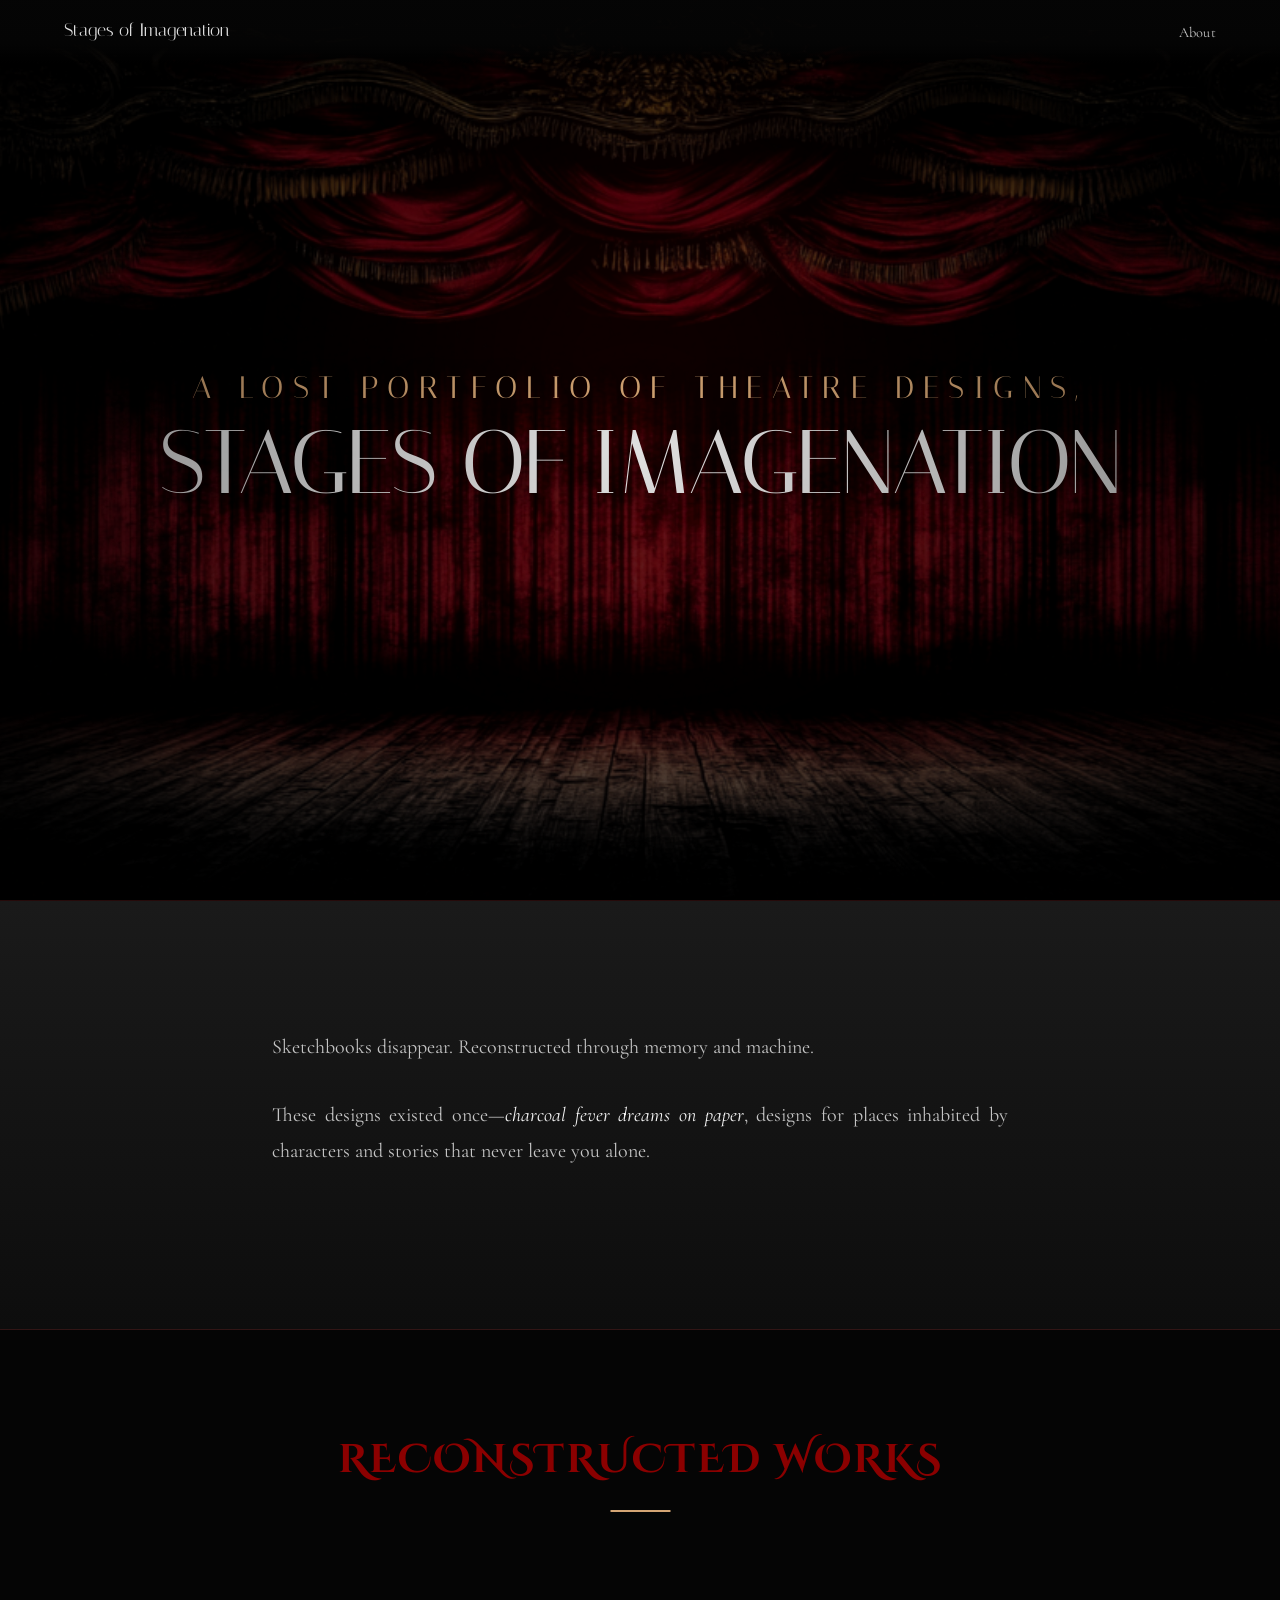
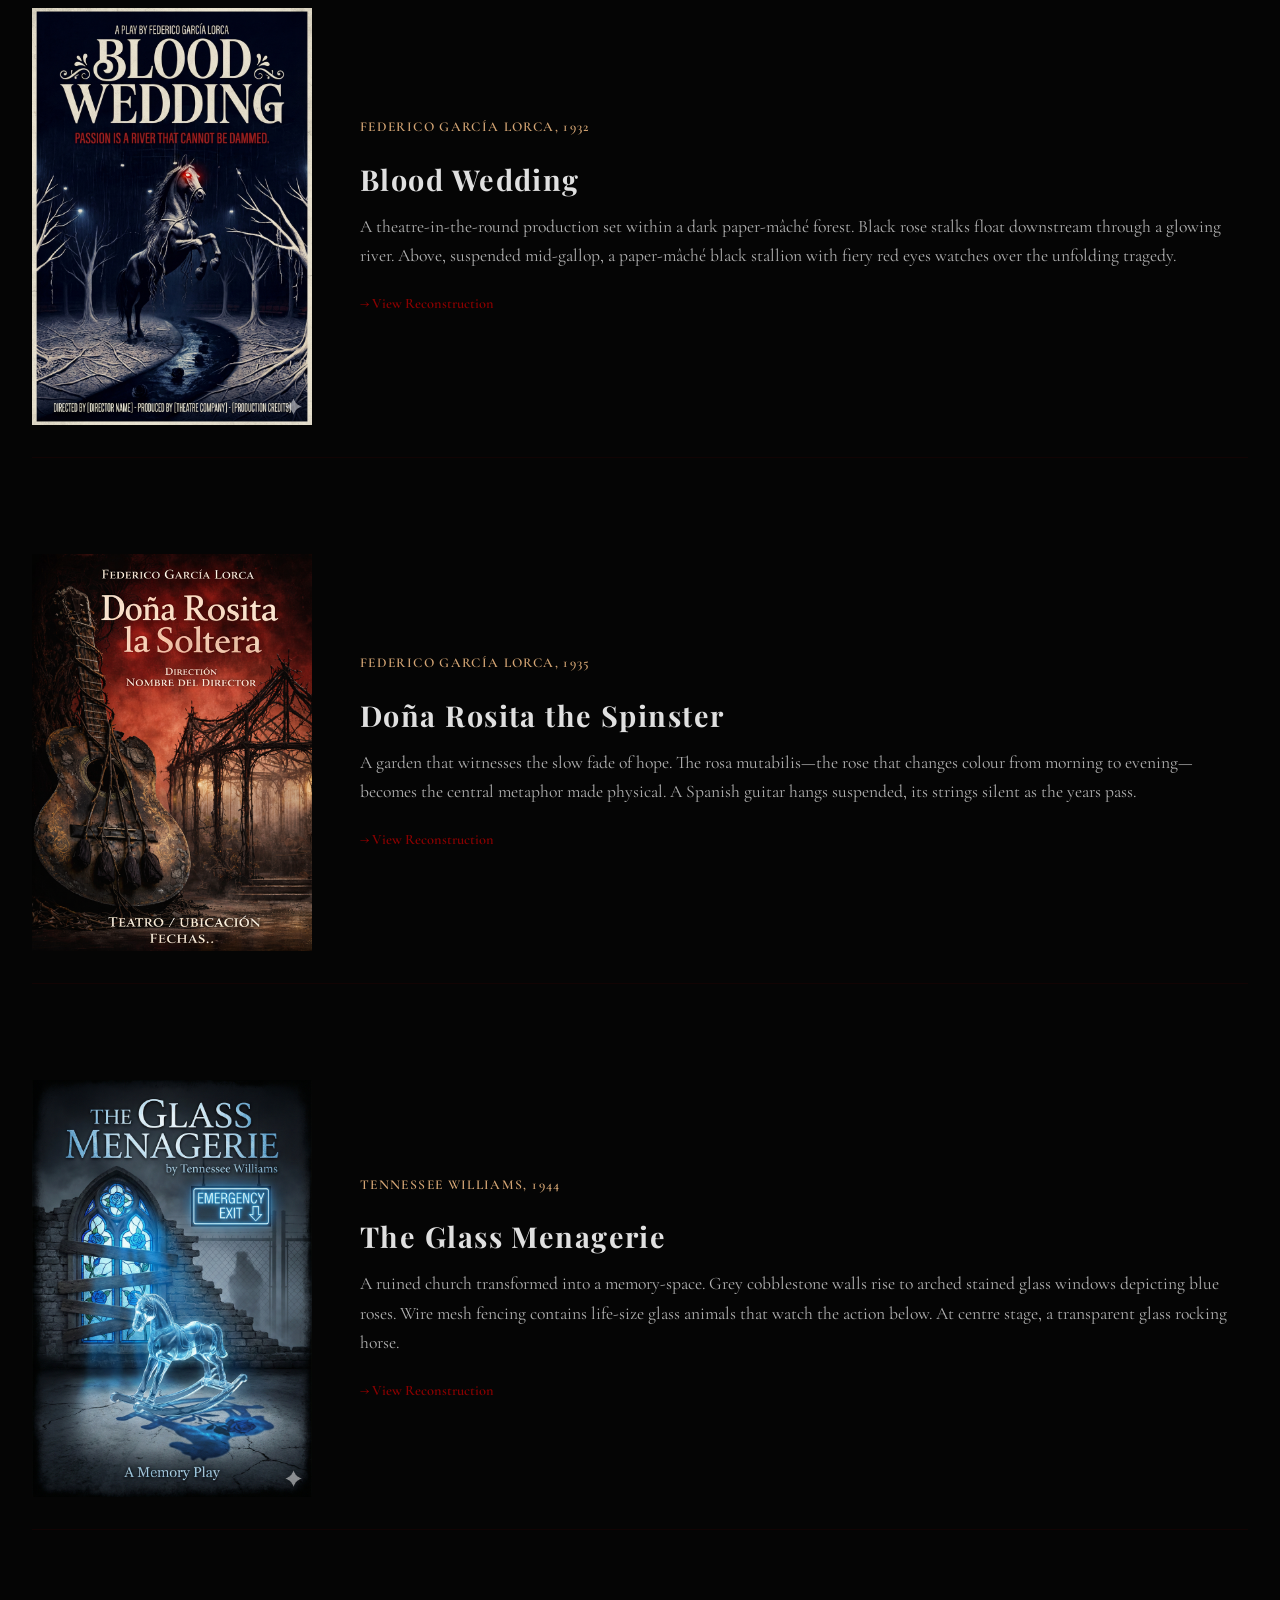
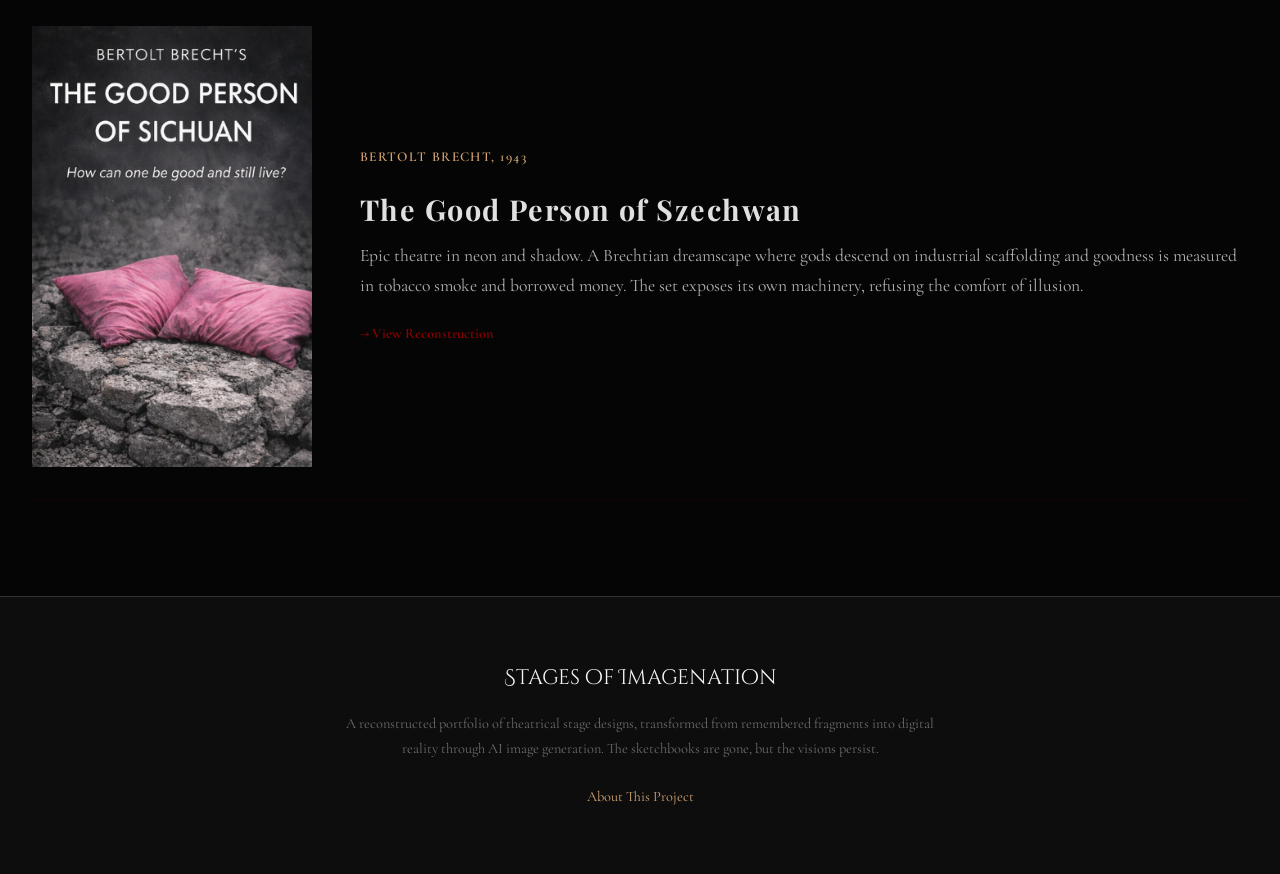
<file: index.html>
<!DOCTYPE html>
<html lang="en-AU">

<head>
    <meta charset="UTF-8">
    <meta name="viewport" content="width=device-width, initial-scale=1.0">
    <title>Stages of Imagenation | Lost Portfolio</title>
    <meta name="description" content="A reconstructed portfolio of theatrical stage designs, transformed from remembered fragments into digital reality through AI image generation.">
    
    <!-- Open Graph / Social Media -->
    <meta property="og:type" content="website">
    <meta property="og:title" content="Stages of Imagenation | Lost Portfolio">
    <meta property="og:description" content="Theatrical stage designs for Blood Wedding, The Glass Menagerie, Doña Rosita, and The Good Person of Szechwan—transformed from remembered fragments into digital reality through AI image generation.">
    <meta property="og:image" content="assets/hero-background.png">
    
    <!-- Twitter Card -->
    <meta name="twitter:card" content="summary_large_image">
    <meta name="twitter:title" content="Stages of Imagenation | Lost Portfolio">
    <meta name="twitter:description" content="A reconstructed portfolio of theatrical stage designs, transformed from remembered fragments into digital reality through AI image generation.">
    
    <!-- Additional SEO -->
    <meta name="keywords" content="theatre design, stage design, set design, Federico García Lorca, Tennessee Williams, Bertolt Brecht, Blood Wedding, Glass Menagerie, AI art, theatrical portfolio">
    <meta name="author" content="Stages of Imagenation">
    <link rel="canonical" href="https://stagesofimagenation.com/">
    
    <link rel="stylesheet" href="styles.css">
</head>

<body>

    <!-- Site Navigation -->
    <nav class="site-nav">
        <div class="container">
            <a href="index.html" class="nav-home">Stages of Imagenation</a>
            <ul class="nav-links">
                <li><a href="about.html">About</a></li>
            </ul>
        </div>
    </nav>

    <!-- Hero Section -->
    <header class="hero">
        <div class="hero-spotlight"></div>
        <div class="container">
            <h1>
                <span>A lost portfolio of theatre designs,</span>
                Stages of Imagenation
            </h1>
        </div>
    </header>

    <!-- Narrative Section -->
    <section class="narrative">
        <div class="container narrative-content">
            <p>Sketchbooks disappear. Reconstructed through memory and machine.</p>
            <p>These designs existed once—<span class="highlight">charcoal fever dreams on paper</span>, designs for
                places inhabited by characters and stories that never leave you alone.</p>
        </div>
    </section>

    <!-- Works / Lost Designs Section -->
    <section class="works">
        <div class="container">
            <h2 class="section-title">Reconstructed Works</h2>

            <div class="works-grid">

                <!-- Blood Wedding -->
                <article class="work-card">
                    <div class="work-image">
                        <img src="assets/bwposter.png" alt="Blood Wedding production poster">
                    </div>
                    <div class="work-content">
                        <span class="work-meta">Federico García Lorca, 1932</span>
                        <h3 class="work-title"><a href="3-ai-post-Image-gen-BW-creative-project.html">Blood Wedding</a></h3>
                        <p class="work-description">
                            A theatre-in-the-round production set within a dark paper-mâché forest. Black rose stalks float downstream through a glowing river. Above, suspended mid-gallop, a paper-mâché black stallion with fiery red eyes watches over the unfolding tragedy.
                        </p>
                        <span class="work-link">&rarr; View Reconstruction</span>
                    </div>
                </article>

                <!-- Doña Rosita the Spinster -->
                <article class="work-card">
                    <div class="work-image">
                        <img src="assets/DRposter1.png" alt="Doña Rosita production poster">
                    </div>
                    <div class="work-content">
                        <span class="work-meta">Federico García Lorca, 1935</span>
                        <h3 class="work-title"><a href="dona-rosita-design.html">Doña Rosita the Spinster</a></h3>
                        <p class="work-description">
                            A garden that witnesses the slow fade of hope. The rosa mutabilis—the rose that changes colour from morning to evening—becomes the central metaphor made physical. A Spanish guitar hangs suspended, its strings silent as the years pass.
                        </p>
                        <span class="work-link">&rarr; View Reconstruction</span>
                    </div>
                </article>

                <!-- The Glass Menagerie -->
                <article class="work-card">
                    <div class="work-image">
                        <img src="assets/GMposter1.PNG" alt="The Glass Menagerie production poster">
                    </div>
                    <div class="work-content">
                        <span class="work-meta">Tennessee Williams, 1944</span>
                        <h3 class="work-title"><a href="3-ai-post-Image-gen-GM-creative-project.html">The Glass Menagerie</a></h3>
                        <p class="work-description">
                            A ruined church transformed into a memory-space. Grey cobblestone walls rise to arched stained glass windows depicting blue roses. Wire mesh fencing contains life-size glass animals that watch the action below. At centre stage, a transparent glass rocking horse.
                        </p>
                        <span class="work-link">&rarr; View Reconstruction</span>
                    </div>
                </article>

                <!-- The Good Person of Szechwan -->
                <article class="work-card">
                    <div class="work-image">
                        <img src="assets/GPposter3.png" alt="The Good Person of Szechwan production poster">
                    </div>
                    <div class="work-content">
                        <span class="work-meta">Bertolt Brecht, 1943</span>
                        <h3 class="work-title"><a href="good-person-szechwan-design.html">The Good Person of Szechwan</a></h3>
                        <p class="work-description">
                            Epic theatre in neon and shadow. A Brechtian dreamscape where gods descend on industrial scaffolding and goodness is measured in tobacco smoke and borrowed money. The set exposes its own machinery, refusing the comfort of illusion.
                        </p>
                        <span class="work-link">&rarr; View Reconstruction</span>
                    </div>
                </article>

            </div>
        </div>
    </section>

    <footer>
        <div class="container">
            <p class="footer-title">Stages of Imagenation</p>
            <p class="footer-note">A reconstructed portfolio of theatrical stage designs, transformed from remembered fragments into digital reality through AI image generation. The sketchbooks are gone, but the visions persist.</p>
            <p class="footer-note" style="margin-top: 1.5rem;"><a href="about.html">About This Project</a></p>
        </div>
    </footer>

</body>

</html>
</file>
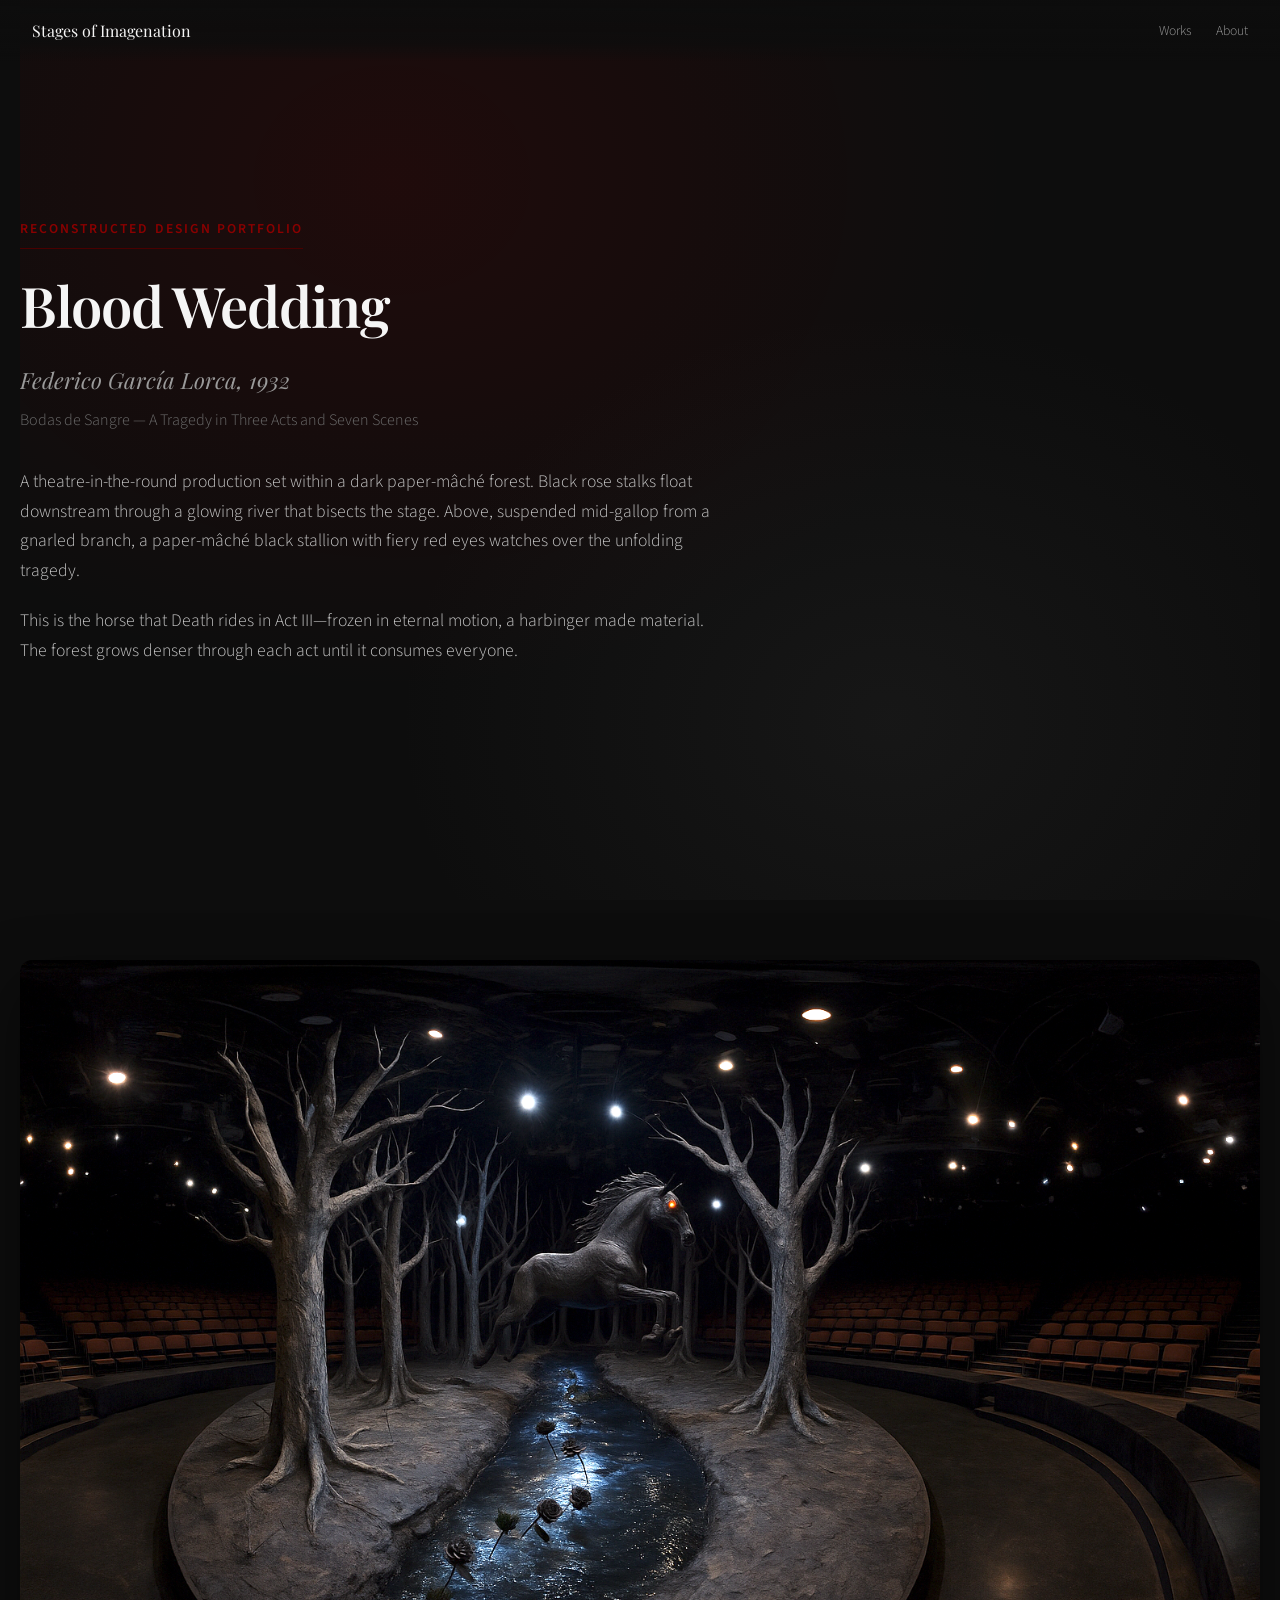
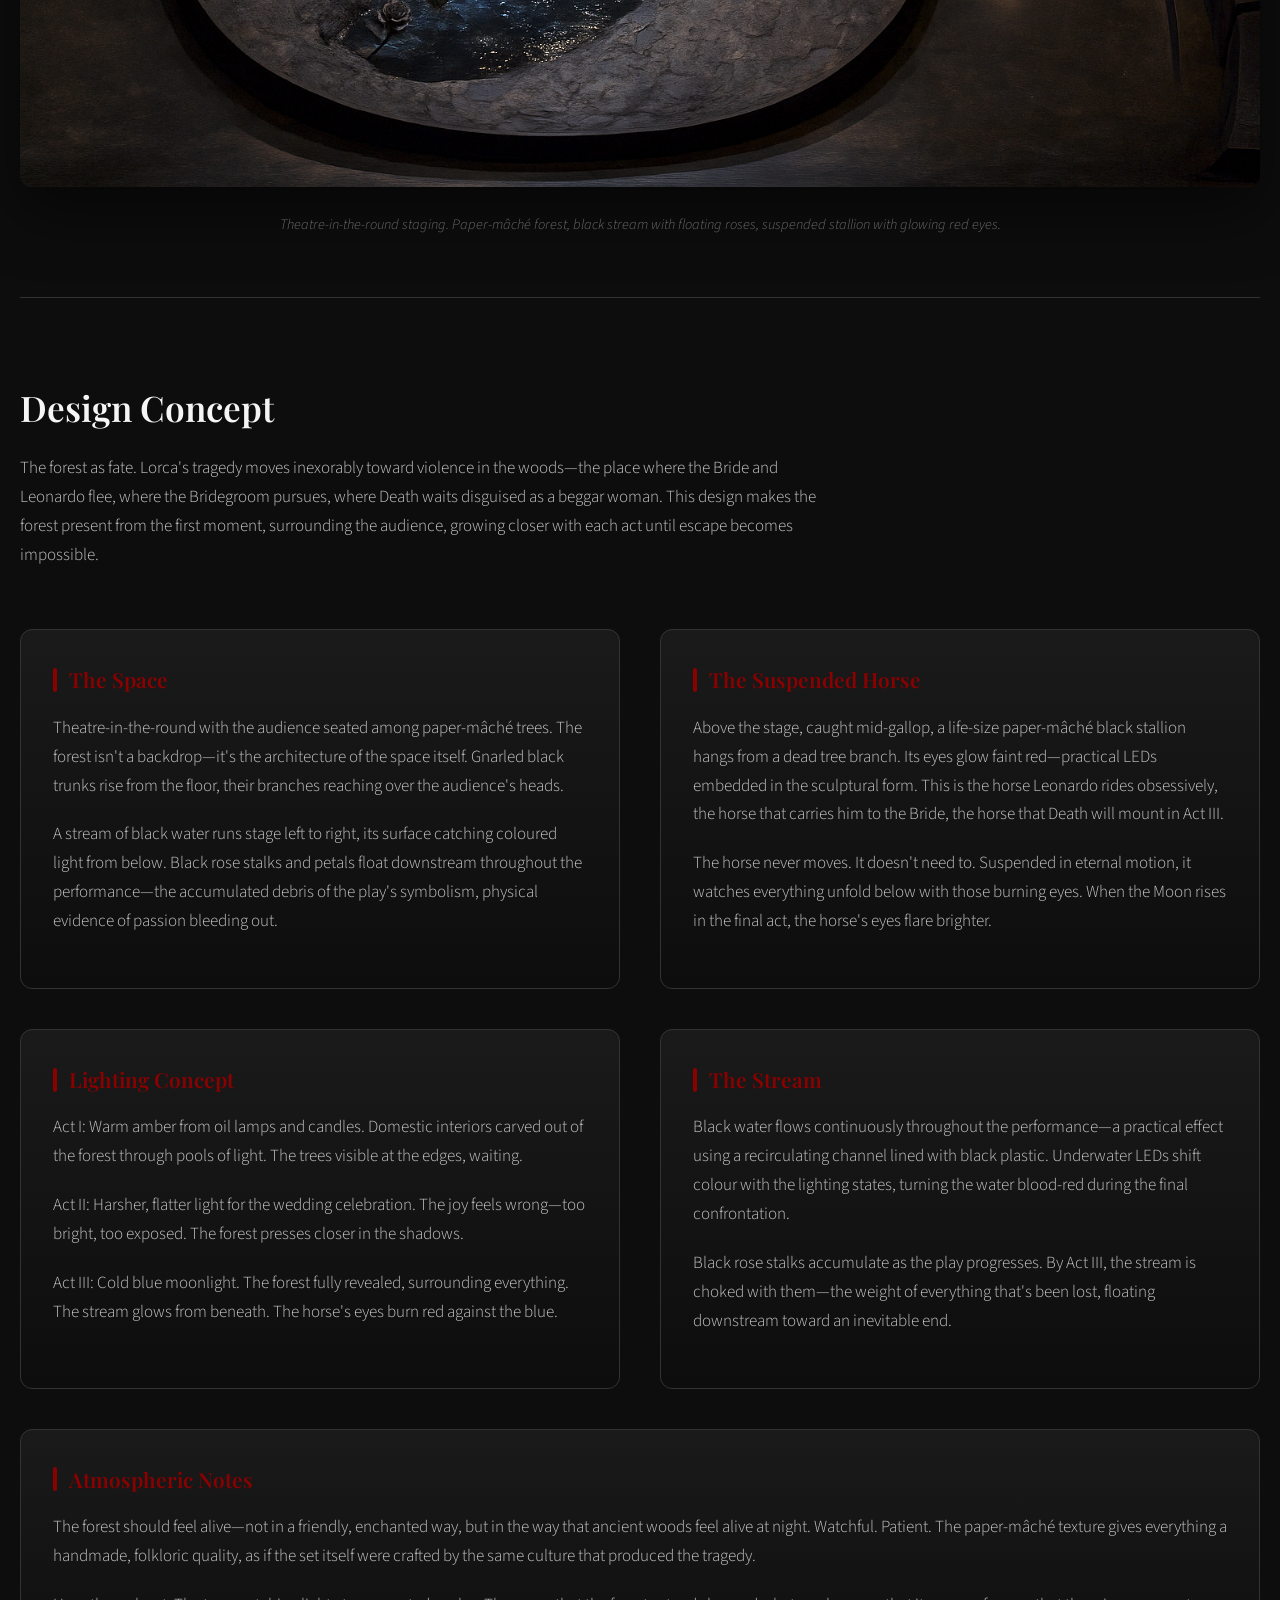
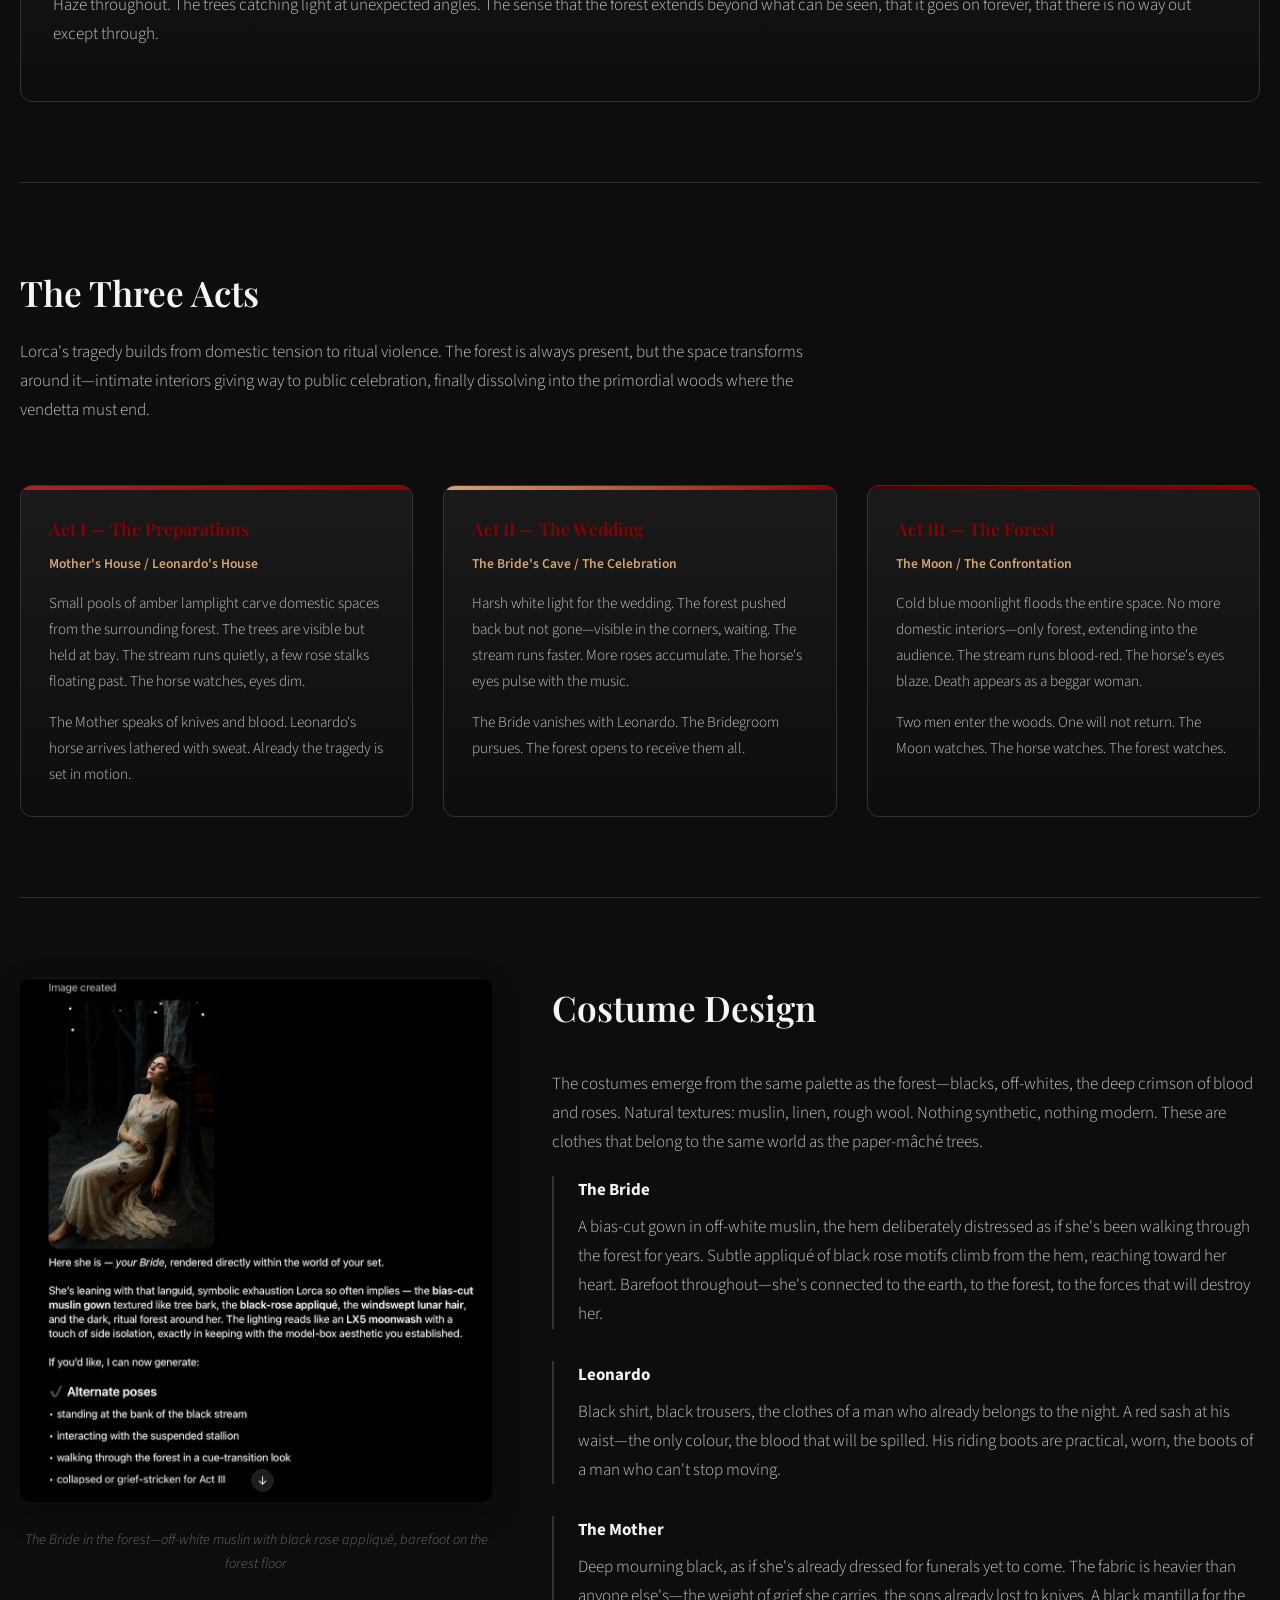
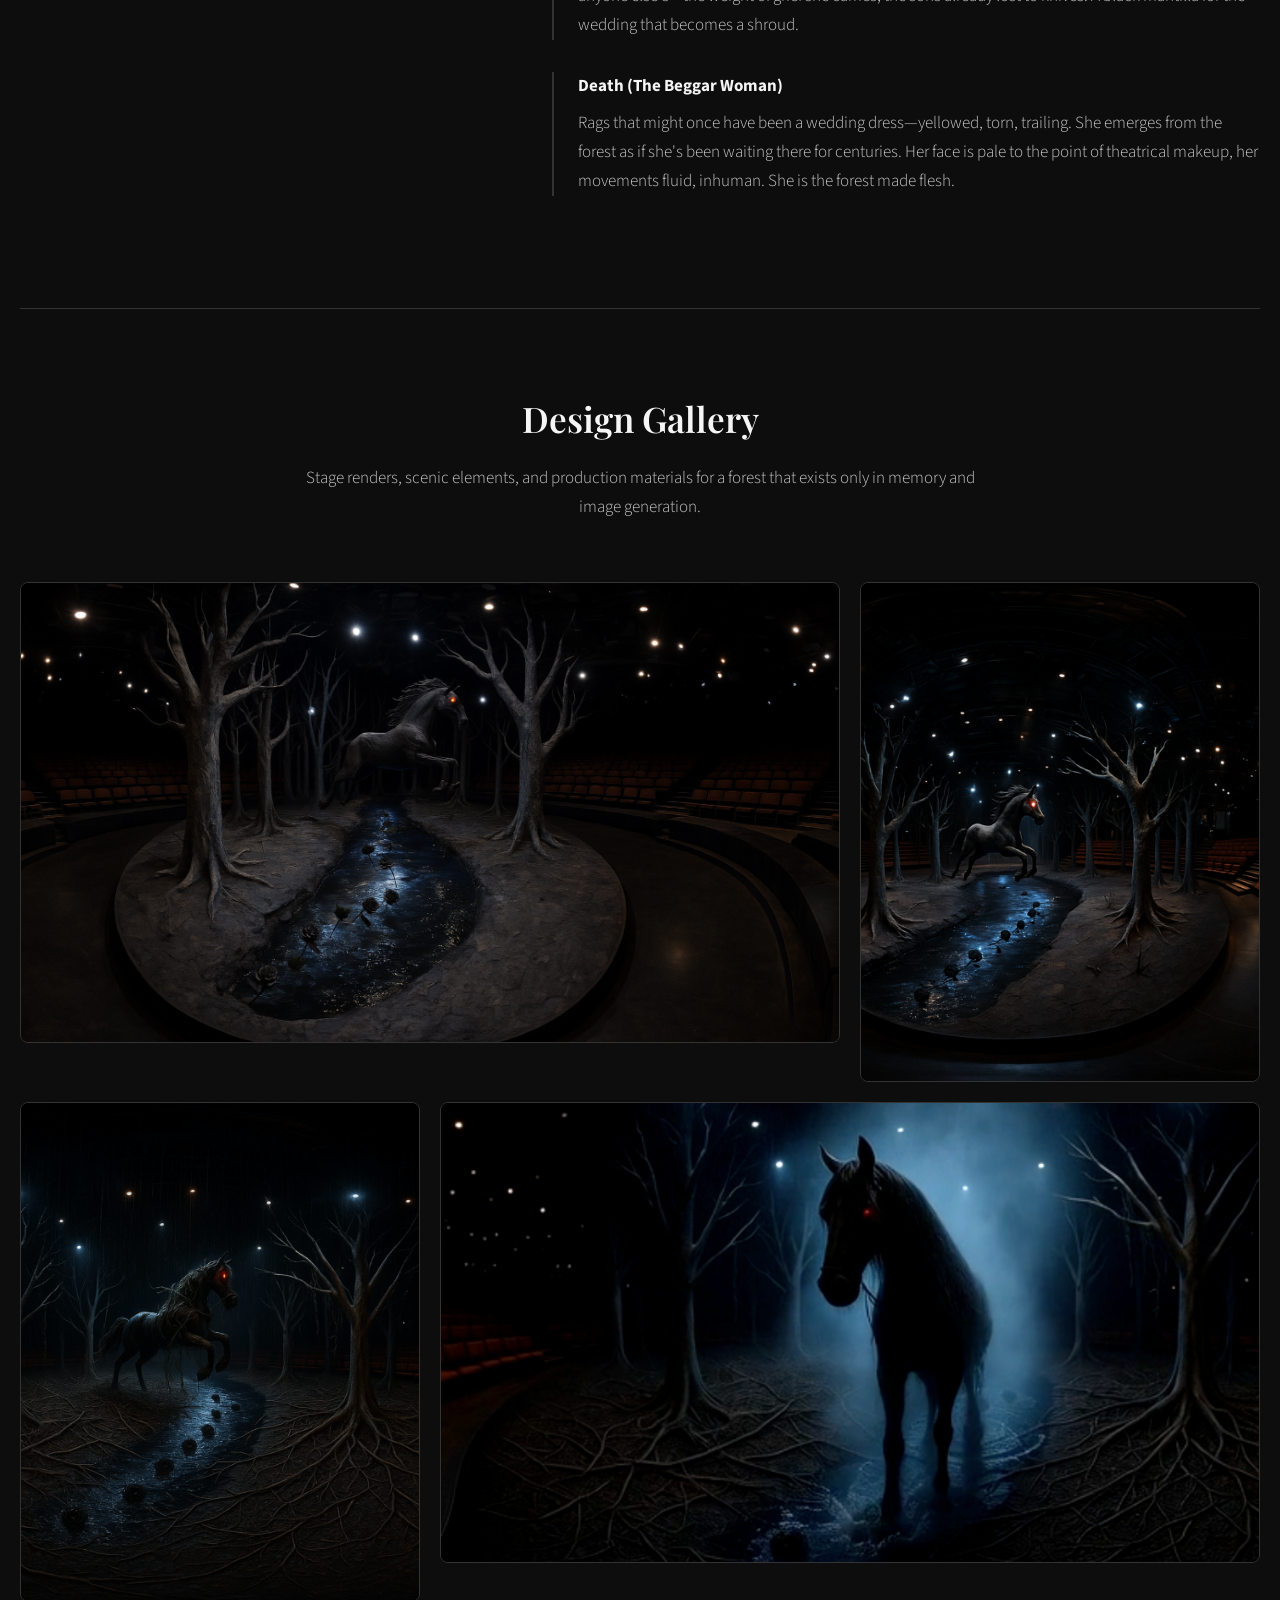
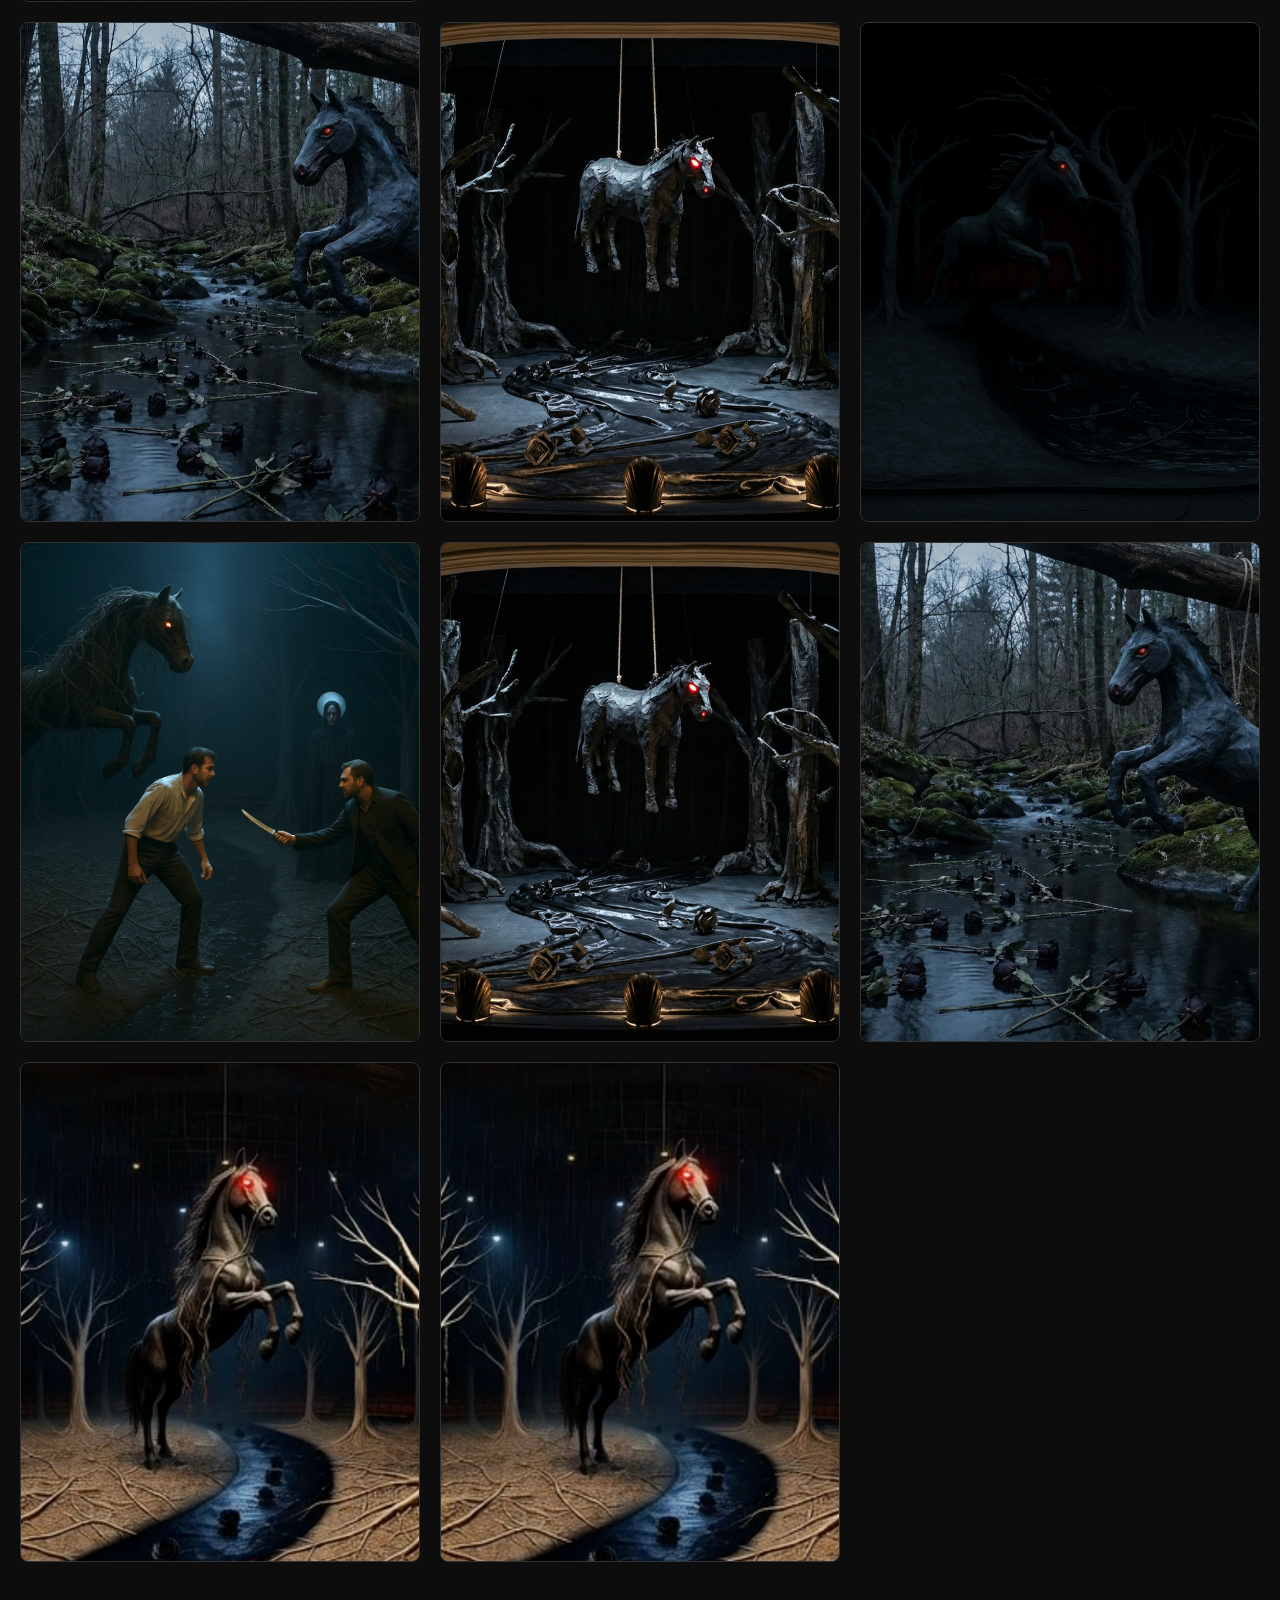
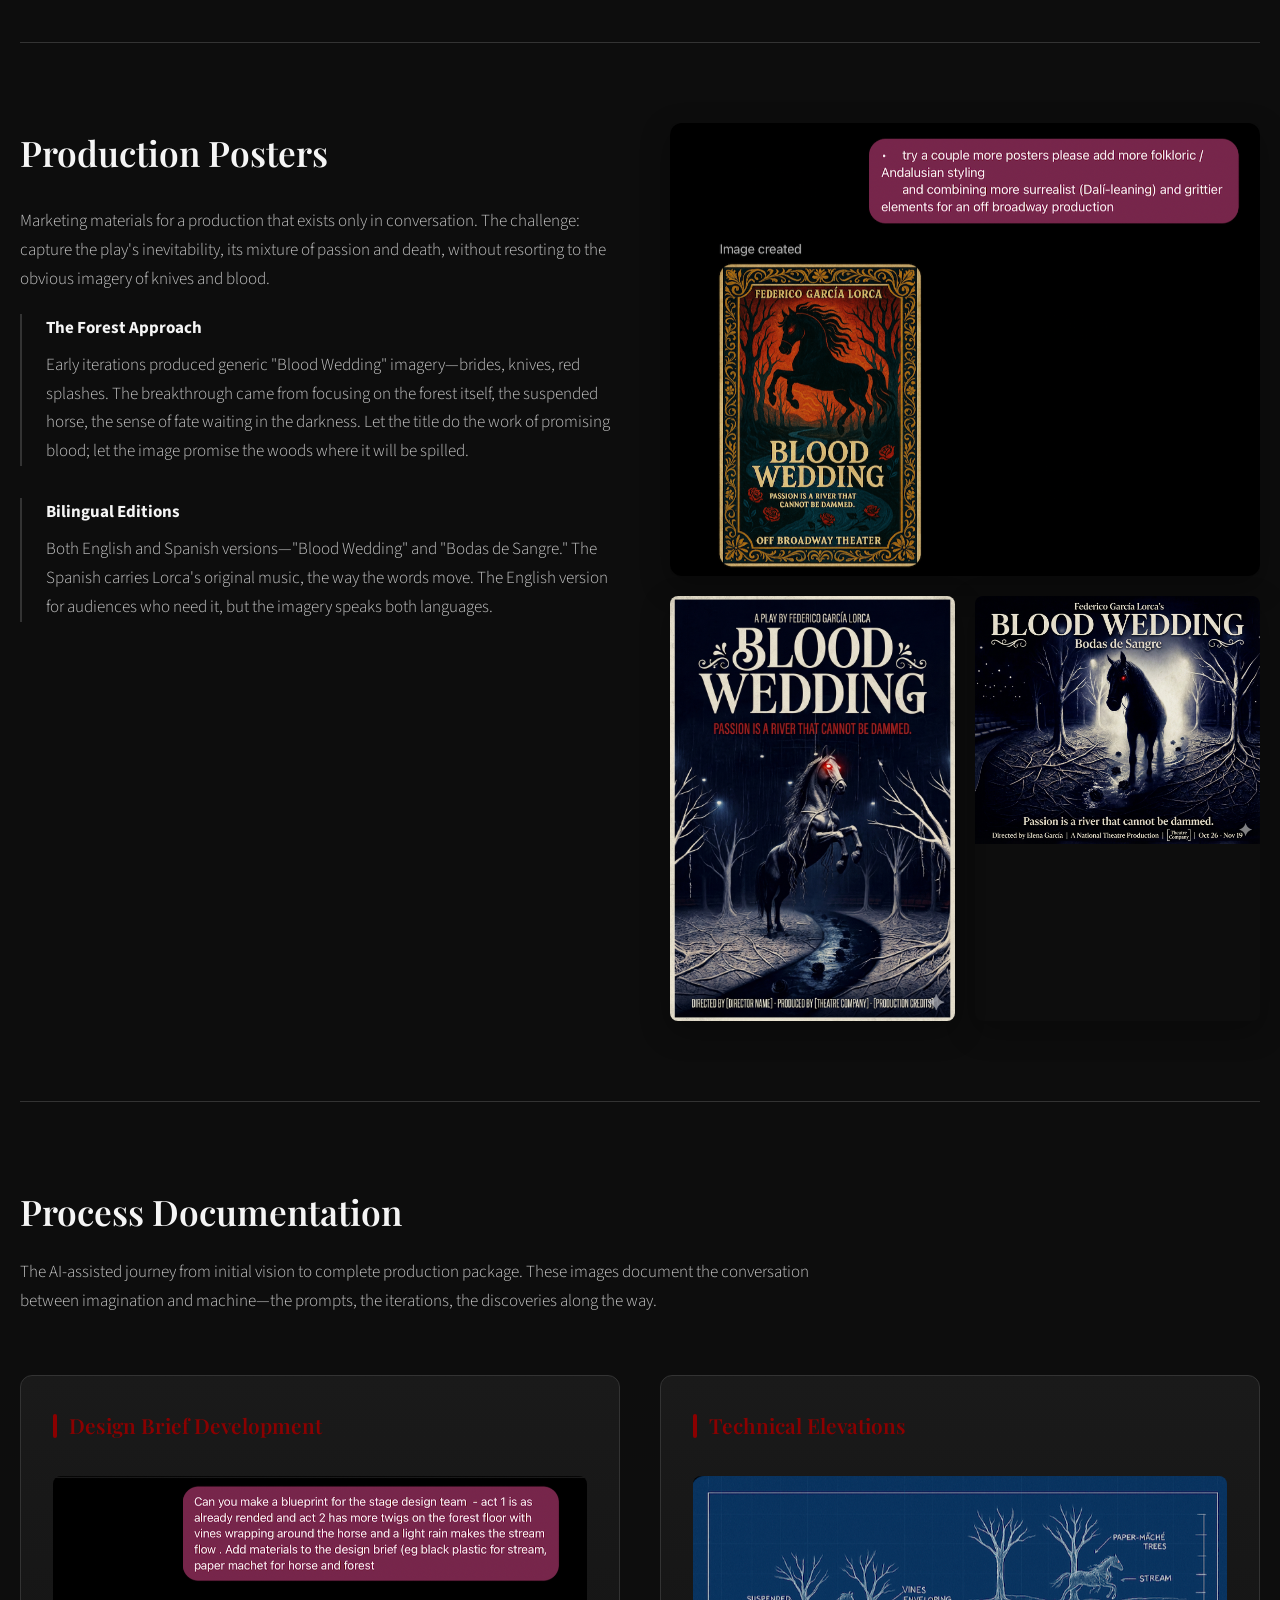
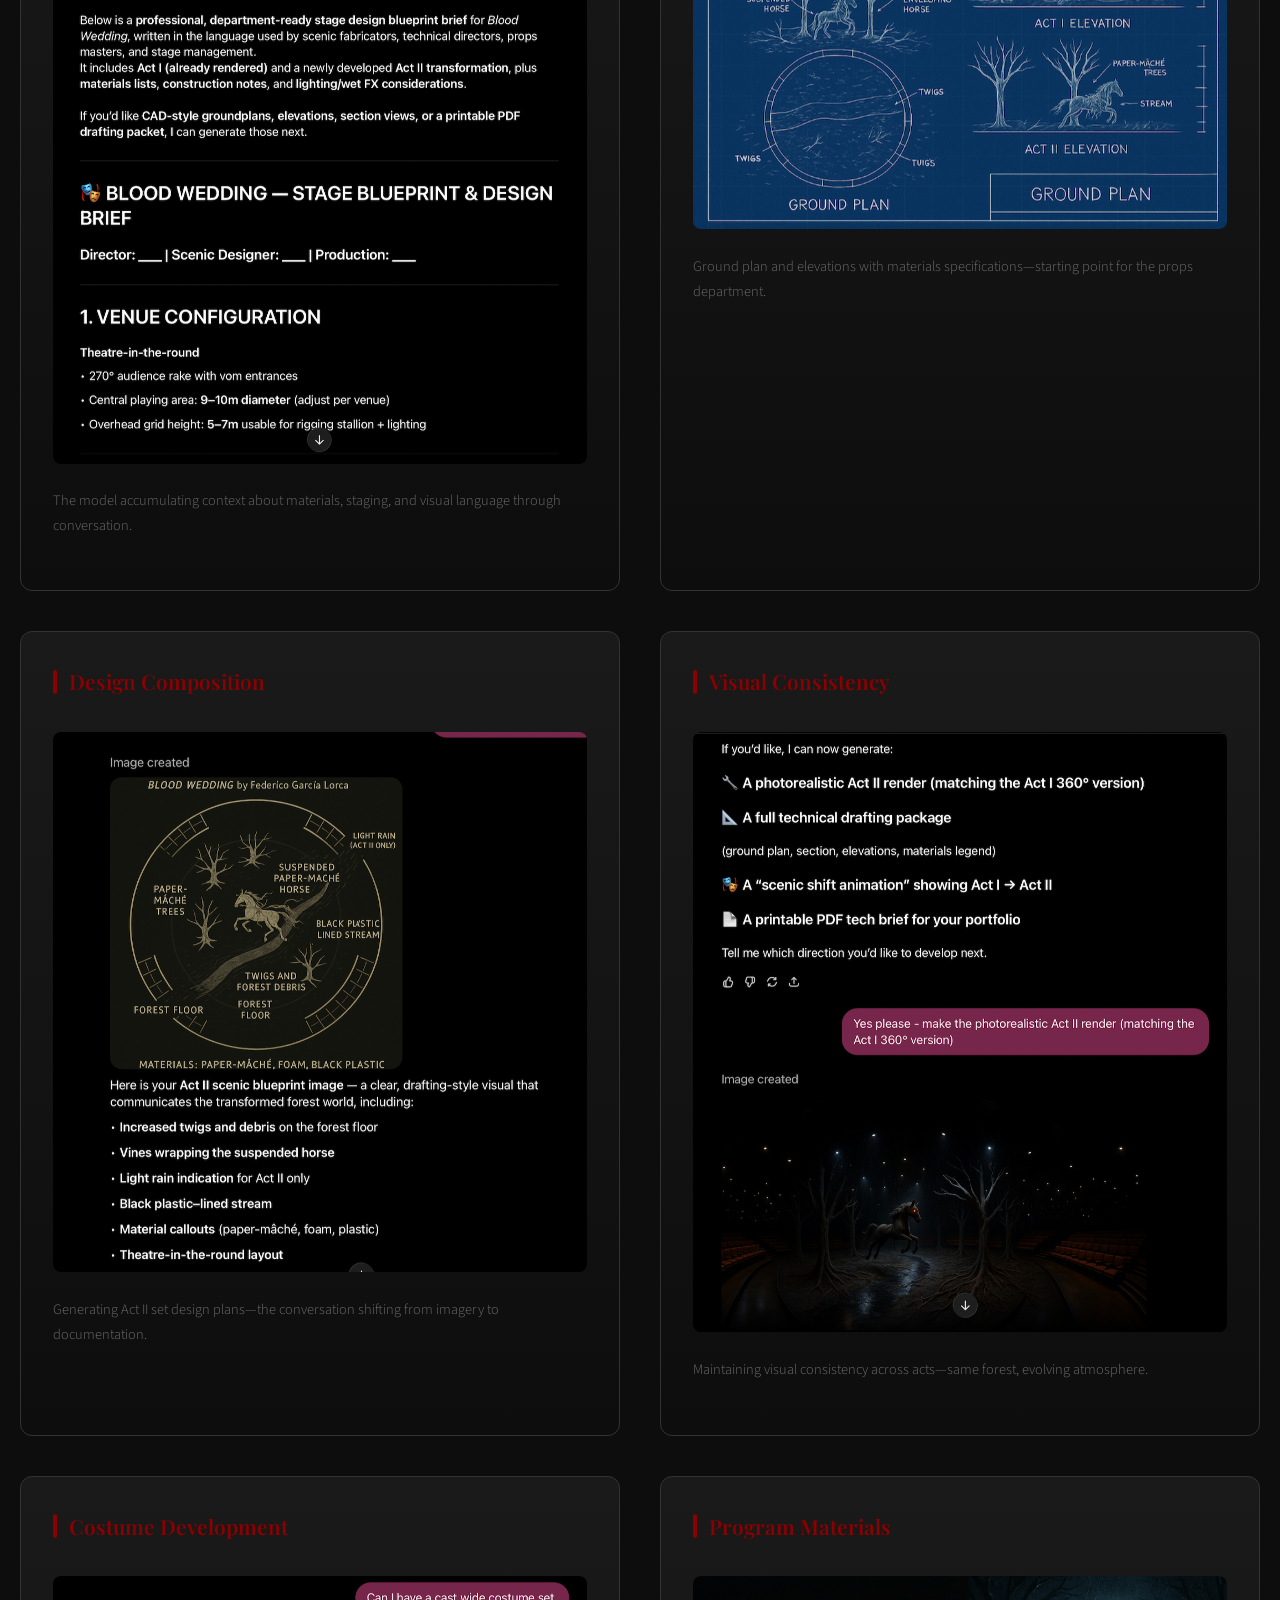
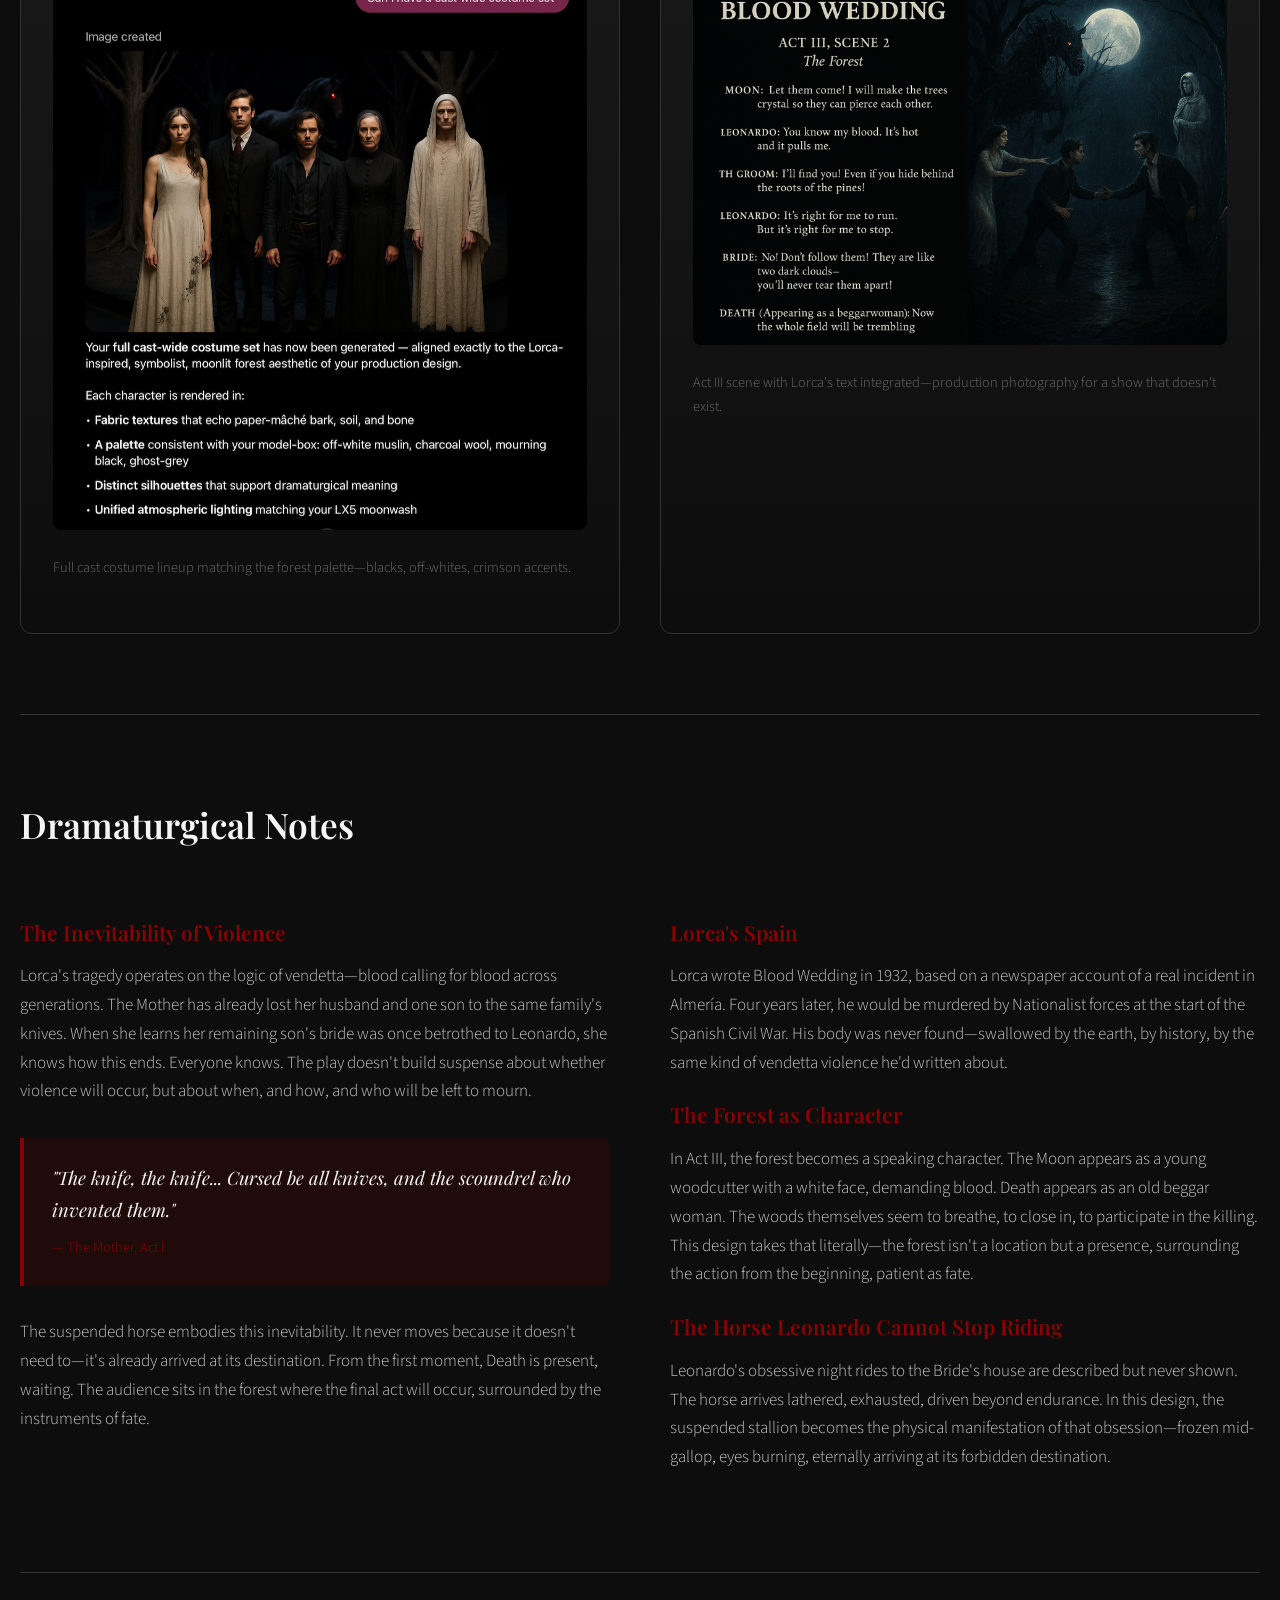
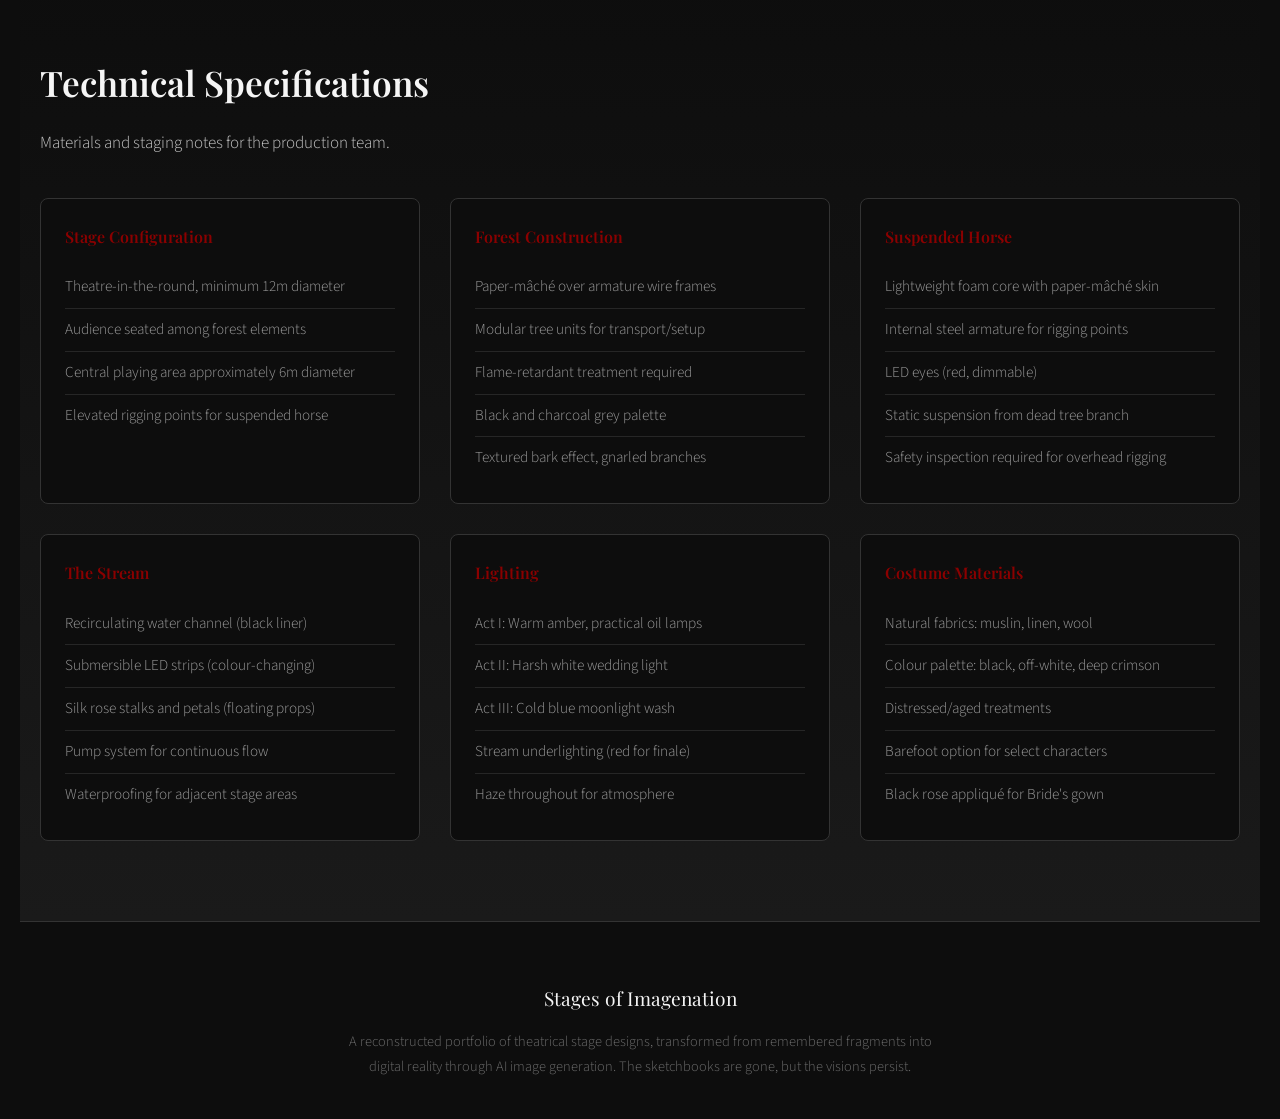
<file: 3-ai-post-Image-gen-BW-creative-project.html>
<!DOCTYPE html>
<html lang="en-AU">
<head>
    <meta charset="UTF-8">
    <meta name="viewport" content="width=device-width, initial-scale=1.0">
    <title>Blood Wedding | Stage Design Concept</title>
    <meta name="description" content="A reconstructed stage design for Federico García Lorca's Blood Wedding. A theatre-in-the-round production set in a dark paper-mâché forest with a suspended black stallion and glowing stream.">
    <link rel="preconnect" href="https://fonts.googleapis.com">
    <link rel="preconnect" href="https://fonts.gstatic.com" crossorigin>
    <link href="https://fonts.googleapis.com/css2?family=Playfair+Display:ital,wght@0,400;0,600;0,700;1,400&family=Source+Sans+Pro:wght@300;400;600&display=swap" rel="stylesheet">
    <style>
        :root {
            --charcoal-900: #0d0d0d;
            --charcoal-800: #1a1a1a;
            --charcoal-700: #262626;
            --charcoal-600: #333333;
            --stone-grey: #6b6b6b;
            --ash-grey: #9a9a9a;
            --dust-grey: #c4c4c4;
            --ink-white: #f5f5f5;
            --blood-soft: #8b0000;
            --blood-bright: #a32929;
            --blood-deep: #4a0000;
            --ember-gold: #d4a574;
            --blood-glow: rgba(139, 0, 0, 0.15);
            --shadow-deep: 0 25px 60px rgba(0,0,0,.5);
            --shadow-soft: 0 10px 30px rgba(0,0,0,.3);
            --radius-lg: 12px;
            --radius-md: 8px;
            --font-display: 'Playfair Display', Georgia, serif;
            --font-body: 'Source Sans Pro', 'Segoe UI', sans-serif;
        }

        * {
            margin: 0;
            padding: 0;
            box-sizing: border-box;
        }

        body {
            font-family: var(--font-body);
            font-weight: 300;
            font-size: 17px;
            line-height: 1.7;
            color: var(--dust-grey);
            background: var(--charcoal-900);
            min-height: 100vh;
            -webkit-font-smoothing: antialiased;
        }

        /* Typography */
        h1, h2, h3, h4 {
            font-family: var(--font-display);
            font-weight: 600;
            color: var(--ink-white);
        }

        h1 {
            font-size: clamp(2.2rem, 5vw, 3.5rem);
            line-height: 1.15;
            letter-spacing: -0.02em;
        }

        h2 {
            font-size: clamp(1.6rem, 3vw, 2.2rem);
            margin-bottom: 1rem;
        }

        h3 {
            font-size: 1.3rem;
            margin-bottom: 0.75rem;
            color: var(--blood-soft);
        }

        p {
            margin-bottom: 1.25rem;
        }

        /* Layout */
        .page-wrapper {
            max-width: 1400px;
            margin: 0 auto;
            padding: 0 20px;
        }

        /* Hero Section */
        .hero {
            min-height: 100vh;
            display: flex;
            flex-direction: column;
            justify-content: center;
            padding: 80px 0;
            position: relative;
            overflow: hidden;
        }

        .hero::before {
            content: '';
            position: absolute;
            top: 0;
            left: 0;
            right: 0;
            bottom: 0;
            background: radial-gradient(ellipse at 30% 20%, var(--blood-glow) 0%, transparent 50%),
                        radial-gradient(ellipse at 70% 80%, rgba(107, 107, 107, 0.1) 0%, transparent 40%);
            pointer-events: none;
        }

        .hero-content {
            position: relative;
            z-index: 1;
            max-width: 900px;
        }

        .production-tag {
            display: inline-block;
            font-size: 0.85rem;
            font-weight: 600;
            letter-spacing: 0.15em;
            text-transform: uppercase;
            color: var(--blood-soft);
            margin-bottom: 1.5rem;
            padding-bottom: 0.5rem;
            border-bottom: 1px solid var(--blood-deep);
        }

        .hero-title {
            margin-bottom: 1.5rem;
        }

        .hero-subtitle {
            font-family: var(--font-display);
            font-style: italic;
            font-size: 1.4rem;
            color: var(--ash-grey);
            margin-bottom: 0.5rem;
        }

        .hero-translation {
            font-size: 1rem;
            color: var(--stone-grey);
            margin-bottom: 2rem;
        }

        .hero-description {
            font-size: 1.1rem;
            max-width: 700px;
            color: var(--dust-grey);
        }

        /* Featured Image */
        .featured-image {
            margin: 60px 0;
            position: relative;
        }

        .featured-image img {
            width: 100%;
            height: auto;
            border-radius: var(--radius-lg);
            box-shadow: var(--shadow-deep);
        }

        .featured-image figcaption {
            margin-top: 1rem;
            font-size: 0.9rem;
            color: var(--stone-grey);
            font-style: italic;
            text-align: center;
        }

        /* Design Concept Section */
        .design-concept {
            padding: 80px 0;
            border-top: 1px solid var(--charcoal-600);
        }

        .concept-header {
            max-width: 800px;
            margin-bottom: 60px;
        }

        .concept-grid {
            display: grid;
            grid-template-columns: 1fr 1fr;
            gap: 40px;
        }

        .concept-block {
            background: linear-gradient(180deg, var(--charcoal-800) 0%, var(--charcoal-900) 100%);
            border: 1px solid var(--charcoal-600);
            border-radius: var(--radius-lg);
            padding: 32px;
            transition: transform 0.3s ease, box-shadow 0.3s ease;
        }

        .concept-block:hover {
            transform: translateY(-4px);
            box-shadow: var(--shadow-soft);
        }

        .concept-block.full-width {
            grid-column: 1 / -1;
        }

        .concept-block h3 {
            display: flex;
            align-items: center;
            gap: 12px;
            margin-bottom: 1rem;
        }

        .concept-block h3::before {
            content: '';
            width: 4px;
            height: 24px;
            background: var(--blood-soft);
            border-radius: 2px;
        }

        /* Acts Section */
        .acts-section {
            padding: 80px 0;
            border-top: 1px solid var(--charcoal-600);
        }

        .acts-grid {
            display: grid;
            grid-template-columns: repeat(3, 1fr);
            gap: 30px;
            margin-top: 40px;
        }

        .act-card {
            background: linear-gradient(180deg, var(--charcoal-800) 0%, var(--charcoal-900) 100%);
            border: 1px solid var(--charcoal-600);
            border-radius: var(--radius-lg);
            padding: 28px;
            position: relative;
            overflow: hidden;
        }

        .act-card::before {
            content: '';
            position: absolute;
            top: 0;
            left: 0;
            right: 0;
            height: 4px;
        }

        .act-card.act-one::before {
            background: linear-gradient(90deg, var(--blood-bright) 0%, var(--blood-soft) 100%);
        }

        .act-card.act-two::before {
            background: linear-gradient(90deg, var(--ember-gold) 0%, var(--blood-soft) 100%);
        }

        .act-card.act-three::before {
            background: linear-gradient(90deg, var(--blood-deep) 0%, var(--blood-soft) 100%);
        }

        .act-card h3 {
            font-size: 1.1rem;
            margin-bottom: 0.5rem;
        }

        .act-card .act-subtitle {
            font-size: 0.85rem;
            color: var(--ember-gold);
            margin-bottom: 1rem;
            font-weight: 600;
        }

        .act-card p {
            font-size: 0.95rem;
            margin-bottom: 1rem;
        }

        .act-card p:last-child {
            margin-bottom: 0;
        }

        /* Character Section */
        .character-section {
            padding: 80px 0;
            border-top: 1px solid var(--charcoal-600);
        }

        .character-grid {
            display: grid;
            grid-template-columns: 1fr 1.5fr;
            gap: 60px;
            align-items: start;
        }

        .character-visual {
            position: sticky;
            top: 40px;
        }

        .character-visual img {
            width: 100%;
            height: auto;
            border-radius: var(--radius-lg);
            box-shadow: var(--shadow-deep);
        }

        .character-visual figcaption {
            margin-top: 1rem;
            font-size: 0.9rem;
            color: var(--stone-grey);
            font-style: italic;
            text-align: center;
        }

        .character-description h2 {
            margin-bottom: 2rem;
        }

        .character-detail {
            margin-bottom: 2rem;
            padding-left: 1.5rem;
            border-left: 2px solid var(--charcoal-600);
        }

        .character-detail strong {
            color: var(--ink-white);
            display: block;
            margin-bottom: 0.5rem;
        }

        /* Gallery Section */
        .gallery-section {
            padding: 80px 0;
            border-top: 1px solid var(--charcoal-600);
        }

        .gallery-header {
            text-align: center;
            max-width: 700px;
            margin: 0 auto 60px;
        }

        .gallery-grid {
            display: grid;
            grid-template-columns: repeat(3, 1fr);
            gap: 20px;
        }

        .gallery-item {
            position: relative;
            overflow: hidden;
            border-radius: var(--radius-md);
            aspect-ratio: 4/5;
            background: var(--charcoal-800);
            border: 1px solid var(--charcoal-600);
        }

        .gallery-item img {
            width: 100%;
            height: 100%;
            object-fit: cover;
            transition: transform 0.4s ease;
        }

        .gallery-item:hover img {
            transform: scale(1.05);
        }

        .gallery-item.wide {
            grid-column: span 2;
            aspect-ratio: 16/9;
        }

        .gallery-item.tall {
            grid-row: span 2;
            aspect-ratio: auto;
        }

        .gallery-item figcaption {
            position: absolute;
            bottom: 0;
            left: 0;
            right: 0;
            padding: 20px;
            background: linear-gradient(transparent, rgba(0,0,0,0.8));
            color: var(--dust-grey);
            font-size: 0.85rem;
            transform: translateY(100%);
            transition: transform 0.3s ease;
        }

        .gallery-item:hover figcaption {
            transform: translateY(0);
        }

        /* Poster Section */
        .poster-section {
            padding: 80px 0;
            border-top: 1px solid var(--charcoal-600);
        }

        .poster-content {
            display: grid;
            grid-template-columns: 1fr 1fr;
            gap: 60px;
            align-items: start;
        }

        .poster-commentary {
            position: sticky;
            top: 40px;
        }

        .poster-commentary h2 {
            margin-bottom: 1.5rem;
        }

        .poster-grid {
            display: grid;
            grid-template-columns: repeat(2, 1fr);
            gap: 20px;
        }

        .poster-item {
            border-radius: var(--radius-md);
            overflow: hidden;
            box-shadow: var(--shadow-soft);
            transition: transform 0.3s ease;
        }

        .poster-item:hover {
            transform: translateY(-8px);
        }

        .poster-item img {
            width: 100%;
            height: auto;
            display: block;
        }

        /* Dramaturgy Section */
        .dramaturgy-section {
            padding: 80px 0;
            border-top: 1px solid var(--charcoal-600);
        }

        .dramaturgy-content {
            display: grid;
            grid-template-columns: 1fr 1fr;
            gap: 60px;
        }

        .quote-block {
            background: var(--blood-glow);
            border-left: 4px solid var(--blood-soft);
            padding: 24px 28px;
            margin: 2rem 0;
            border-radius: 0 var(--radius-md) var(--radius-md) 0;
        }

        .quote-block p {
            font-family: var(--font-display);
            font-style: italic;
            font-size: 1.15rem;
            color: var(--ink-white);
            margin-bottom: 0.5rem;
        }

        .quote-block cite {
            font-size: 0.9rem;
            color: var(--blood-soft);
            font-style: normal;
        }

        /* Technical Section */
        .technical-section {
            padding: 80px 0;
            border-top: 1px solid var(--charcoal-600);
            background: linear-gradient(180deg, var(--charcoal-900) 0%, var(--charcoal-800) 100%);
        }

        .tech-grid {
            display: grid;
            grid-template-columns: repeat(3, 1fr);
            gap: 30px;
            margin-top: 40px;
        }

        .tech-card {
            background: var(--charcoal-900);
            border: 1px solid var(--charcoal-600);
            border-radius: var(--radius-md);
            padding: 24px;
        }

        .tech-card h4 {
            font-size: 1rem;
            margin-bottom: 1rem;
            color: var(--blood-soft);
        }

        .tech-list {
            list-style: none;
        }

        .tech-list li {
            padding: 8px 0;
            border-bottom: 1px solid var(--charcoal-700);
            font-size: 0.95rem;
            color: var(--ash-grey);
        }

        .tech-list li:last-child {
            border-bottom: none;
        }

        /* Footer */
        .site-footer {
            padding: 60px 0 40px;
            border-top: 1px solid var(--charcoal-600);
            text-align: center;
        }

        .footer-title {
            font-family: var(--font-display);
            font-size: 1.2rem;
            color: var(--ink-white);
            margin-bottom: 1rem;
        }

        .footer-note {
            font-size: 0.9rem;
            color: var(--stone-grey);
            max-width: 600px;
            margin: 0 auto;
        }

        /* Responsive */
        @media (max-width: 1024px) {
            .concept-grid,
            .character-grid,
            .dramaturgy-content,
            .poster-content {
                grid-template-columns: 1fr;
            }

            .gallery-grid {
                grid-template-columns: repeat(2, 1fr);
            }

            .acts-grid {
                grid-template-columns: 1fr;
            }

            .tech-grid {
                grid-template-columns: 1fr 1fr;
            }

            .character-visual,
            .poster-commentary {
                position: relative;
                top: 0;
            }

            .poster-grid {
                grid-template-columns: repeat(2, 1fr);
                max-width: 500px;
                margin: 0 auto;
            }
        }

        @media (max-width: 768px) {
            .gallery-grid {
                grid-template-columns: 1fr;
            }

            .gallery-item.wide {
                grid-column: span 1;
            }

            .gallery-item.tall {
                grid-row: span 1;
                aspect-ratio: 4/5;
            }

            .tech-grid {
                grid-template-columns: 1fr;
            }

            .poster-grid {
                grid-template-columns: 1fr;
                max-width: 300px;
            }
        }

        /* Site Navigation */
        .site-nav {
            position: fixed;
            top: 0;
            left: 0;
            right: 0;
            padding: 1rem 2rem;
            z-index: 1000;
            background: linear-gradient(to bottom, rgba(13, 13, 13, 0.95) 0%, rgba(13, 13, 13, 0.8) 70%, transparent 100%);
        }
        .site-nav .nav-container {
            display: flex;
            justify-content: space-between;
            align-items: center;
            max-width: 1400px;
            margin: 0 auto;
        }
        .site-nav .nav-home {
            font-family: var(--font-display);
            font-size: 1rem;
            color: var(--ink-white);
            text-decoration: none;
            transition: color 0.3s ease;
        }
        .site-nav .nav-home:hover {
            color: var(--dust-grey);
        }
        .site-nav .nav-links {
            display: flex;
            gap: 1.5rem;
            list-style: none;
            margin: 0;
            padding: 0;
        }
        .site-nav .nav-links a {
            font-size: 0.85rem;
            color: var(--ash-grey);
            text-decoration: none;
            transition: color 0.3s ease;
        }
        .site-nav .nav-links a:hover {
            color: var(--ink-white);
        }
    </style>
</head>
<body>

    <!-- Site Navigation -->
    <nav class="site-nav">
        <div class="nav-container">
            <a href="index.html" class="nav-home">Stages of Imagenation</a>
            <ul class="nav-links">
                <li><a href="index.html">Works</a></li>
                <li><a href="about.html">About</a></li>
            </ul>
        </div>
    </nav>

<div class="page-wrapper">

    <!-- Hero Section -->
    <header class="hero">
        <div class="hero-content">
            <span class="production-tag">Reconstructed Design Portfolio</span>
            <h1 class="hero-title">Blood Wedding</h1>
            <p class="hero-subtitle">Federico García Lorca, 1932</p>
            <p class="hero-translation">Bodas de Sangre — A Tragedy in Three Acts and Seven Scenes</p>
            <div class="hero-description">
                <p>A theatre-in-the-round production set within a dark paper-mâché forest. Black rose stalks float downstream through a glowing river that bisects the stage. Above, suspended mid-gallop from a gnarled branch, a paper-mâché black stallion with fiery red eyes watches over the unfolding tragedy.</p>
                <p>This is the horse that Death rides in Act III—frozen in eternal motion, a harbinger made material. The forest grows denser through each act until it consumes everyone.</p>
            </div>
        </div>
    </header>

    <!-- Featured Image -->
    <figure class="featured-image">
        <img src="assets/BWhero.png" alt="Blood Wedding - Full stage render showing theatre-in-the-round dark forest with suspended black stallion and glowing stream">
        <figcaption>Theatre-in-the-round staging. Paper-mâché forest, black stream with floating roses, suspended stallion with glowing red eyes.</figcaption>
    </figure>

    <!-- Design Concept Section -->
    <section class="design-concept">
        <div class="concept-header">
            <h2>Design Concept</h2>
            <p>The forest as fate. Lorca's tragedy moves inexorably toward violence in the woods—the place where the Bride and Leonardo flee, where the Bridegroom pursues, where Death waits disguised as a beggar woman. This design makes the forest present from the first moment, surrounding the audience, growing closer with each act until escape becomes impossible.</p>
        </div>

        <div class="concept-grid">
            <div class="concept-block">
                <h3>The Space</h3>
                <p>Theatre-in-the-round with the audience seated among paper-mâché trees. The forest isn't a backdrop—it's the architecture of the space itself. Gnarled black trunks rise from the floor, their branches reaching over the audience's heads.</p>
                <p>A stream of black water runs stage left to right, its surface catching coloured light from below. Black rose stalks and petals float downstream throughout the performance—the accumulated debris of the play's symbolism, physical evidence of passion bleeding out.</p>
            </div>

            <div class="concept-block">
                <h3>The Suspended Horse</h3>
                <p>Above the stage, caught mid-gallop, a life-size paper-mâché black stallion hangs from a dead tree branch. Its eyes glow faint red—practical LEDs embedded in the sculptural form. This is the horse Leonardo rides obsessively, the horse that carries him to the Bride, the horse that Death will mount in Act III.</p>
                <p>The horse never moves. It doesn't need to. Suspended in eternal motion, it watches everything unfold below with those burning eyes. When the Moon rises in the final act, the horse's eyes flare brighter.</p>
            </div>

            <div class="concept-block">
                <h3>Lighting Concept</h3>
                <p>Act I: Warm amber from oil lamps and candles. Domestic interiors carved out of the forest through pools of light. The trees visible at the edges, waiting.</p>
                <p>Act II: Harsher, flatter light for the wedding celebration. The joy feels wrong—too bright, too exposed. The forest presses closer in the shadows.</p>
                <p>Act III: Cold blue moonlight. The forest fully revealed, surrounding everything. The stream glows from beneath. The horse's eyes burn red against the blue.</p>
            </div>

            <div class="concept-block">
                <h3>The Stream</h3>
                <p>Black water flows continuously throughout the performance—a practical effect using a recirculating channel lined with black plastic. Underwater LEDs shift colour with the lighting states, turning the water blood-red during the final confrontation.</p>
                <p>Black rose stalks accumulate as the play progresses. By Act III, the stream is choked with them—the weight of everything that's been lost, floating downstream toward an inevitable end.</p>
            </div>

            <div class="concept-block full-width">
                <h3>Atmospheric Notes</h3>
                <p>The forest should feel alive—not in a friendly, enchanted way, but in the way that ancient woods feel alive at night. Watchful. Patient. The paper-mâché texture gives everything a handmade, folkloric quality, as if the set itself were crafted by the same culture that produced the tragedy.</p>
                <p>Haze throughout. The trees catching light at unexpected angles. The sense that the forest extends beyond what can be seen, that it goes on forever, that there is no way out except through.</p>
            </div>
        </div>
    </section>

    <!-- Acts Section -->
    <section class="acts-section">
        <div class="concept-header">
            <h2>The Three Acts</h2>
            <p>Lorca's tragedy builds from domestic tension to ritual violence. The forest is always present, but the space transforms around it—intimate interiors giving way to public celebration, finally dissolving into the primordial woods where the vendetta must end.</p>
        </div>

        <div class="acts-grid">
            <div class="act-card act-one">
                <h3>Act I — The Preparations</h3>
                <p class="act-subtitle">Mother's House / Leonardo's House</p>
                <p>Small pools of amber lamplight carve domestic spaces from the surrounding forest. The trees are visible but held at bay. The stream runs quietly, a few rose stalks floating past. The horse watches, eyes dim.</p>
                <p>The Mother speaks of knives and blood. Leonardo's horse arrives lathered with sweat. Already the tragedy is set in motion.</p>
            </div>

            <div class="act-card act-two">
                <h3>Act II — The Wedding</h3>
                <p class="act-subtitle">The Bride's Cave / The Celebration</p>
                <p>Harsh white light for the wedding. The forest pushed back but not gone—visible in the corners, waiting. The stream runs faster. More roses accumulate. The horse's eyes pulse with the music.</p>
                <p>The Bride vanishes with Leonardo. The Bridegroom pursues. The forest opens to receive them all.</p>
            </div>

            <div class="act-card act-three">
                <h3>Act III — The Forest</h3>
                <p class="act-subtitle">The Moon / The Confrontation</p>
                <p>Cold blue moonlight floods the entire space. No more domestic interiors—only forest, extending into the audience. The stream runs blood-red. The horse's eyes blaze. Death appears as a beggar woman.</p>
                <p>Two men enter the woods. One will not return. The Moon watches. The horse watches. The forest watches.</p>
            </div>
        </div>
    </section>

    <!-- Character/Costume Section -->
    <section class="character-section">
        <div class="character-grid">
            <div class="character-visual">
                <figure>
                    <img src="assets/BwBride1.png" alt="The Bride in costume, leaning against a tree on the forest set" style="width: 100%; border-radius: var(--radius-lg); box-shadow: var(--shadow-soft);">
                    <figcaption>The Bride in the forest—off-white muslin with black rose appliqué, barefoot on the forest floor</figcaption>
                </figure>
            </div>
            <div class="character-description">
                <h2>Costume Design</h2>
                <p>The costumes emerge from the same palette as the forest—blacks, off-whites, the deep crimson of blood and roses. Natural textures: muslin, linen, rough wool. Nothing synthetic, nothing modern. These are clothes that belong to the same world as the paper-mâché trees.</p>

                <div class="character-detail">
                    <strong>The Bride</strong>
                    <p>A bias-cut gown in off-white muslin, the hem deliberately distressed as if she's been walking through the forest for years. Subtle appliqué of black rose motifs climb from the hem, reaching toward her heart. Barefoot throughout—she's connected to the earth, to the forest, to the forces that will destroy her.</p>
                </div>

                <div class="character-detail">
                    <strong>Leonardo</strong>
                    <p>Black shirt, black trousers, the clothes of a man who already belongs to the night. A red sash at his waist—the only colour, the blood that will be spilled. His riding boots are practical, worn, the boots of a man who can't stop moving.</p>
                </div>

                <div class="character-detail">
                    <strong>The Mother</strong>
                    <p>Deep mourning black, as if she's already dressed for funerals yet to come. The fabric is heavier than anyone else's—the weight of grief she carries, the sons already lost to knives. A black mantilla for the wedding that becomes a shroud.</p>
                </div>

                <div class="character-detail">
                    <strong>Death (The Beggar Woman)</strong>
                    <p>Rags that might once have been a wedding dress—yellowed, torn, trailing. She emerges from the forest as if she's been waiting there for centuries. Her face is pale to the point of theatrical makeup, her movements fluid, inhuman. She is the forest made flesh.</p>
                </div>
            </div>
        </div>
    </section>

    <!-- Gallery Section -->
    <section class="gallery-section">
        <div class="gallery-header">
            <h2>Design Gallery</h2>
            <p>Stage renders, scenic elements, and production materials for a forest that exists only in memory and image generation.</p>
        </div>

        <div class="gallery-grid">
            <figure class="gallery-item wide">
                <img src="assets/BW5.png" alt="Full stage render - the forest revealed">
                <figcaption>The final vision—theatre-in-the-round forest with suspended horse</figcaption>
            </figure>
            <figure class="gallery-item">
                <img src="assets/BW4.png" alt="Theatre-in-the-round forest set">
                <figcaption>First prompt iteration—the forest takes shape</figcaption>
            </figure>
            <figure class="gallery-item">
                <img src="assets/BW6.png" alt="Act II staging with rain">
                <figcaption>Act II transformation—vines enveloping the horse</figcaption>
            </figure>
            <figure class="gallery-item wide">
                <img src="assets/BW11.png" alt="Act III staging - the forest closes in">
                <figcaption>Act III—the forest fully revealed, consuming everything</figcaption>
            </figure>
            <figure class="gallery-item">
                <img src="assets/BW1.png" alt="Alternative forest angle">
                <figcaption>The vision realised—forest, stream, suspended horse</figcaption>
            </figure>
            <figure class="gallery-item">
                <img src="assets/BW2.png" alt="Early design iteration">
                <figcaption>Early prompt exploration—finding the atmosphere</figcaption>
            </figure>
            <figure class="gallery-item">
                <img src="assets/BW3.png" alt="360-degree panorama view">
                <figcaption>360-degree panorama—the forest surrounds</figcaption>
            </figure>
            <figure class="gallery-item">
                <img src="assets/BW7.png" alt="Detailed forest view">
                <figcaption>Paper-mâché texture—handmade, folkloric</figcaption>
            </figure>
            <figure class="gallery-item">
                <img src="assets/BWgal1.JPG" alt="Production gallery image 1">
                <figcaption>Production render—atmospheric haze through trees</figcaption>
            </figure>
            <figure class="gallery-item">
                <img src="assets/BWgal2.JPG" alt="Production gallery image 2">
                <figcaption>The stream detail—roses floating downstream</figcaption>
            </figure>
            <figure class="gallery-item">
                <img src="assets/bw10.jpg" alt="Cross-platform render comparison">
                <figcaption>Cross-platform iteration—refining the vision</figcaption>
            </figure>
            <figure class="gallery-item">
                <img src="assets/BWherogrok.png" alt="Grok AI render">
                <figcaption>Grok interpretation—different AI, same vision</figcaption>
            </figure>
        </div>
    </section>

    <!-- Poster Section -->
    <section class="poster-section">
        <div class="poster-content">
            <div class="poster-commentary">
                <h2>Production Posters</h2>
                <p>Marketing materials for a production that exists only in conversation. The challenge: capture the play's inevitability, its mixture of passion and death, without resorting to the obvious imagery of knives and blood.</p>

                <div class="character-detail">
                    <strong>The Forest Approach</strong>
                    <p>Early iterations produced generic "Blood Wedding" imagery—brides, knives, red splashes. The breakthrough came from focusing on the forest itself, the suspended horse, the sense of fate waiting in the darkness. Let the title do the work of promising blood; let the image promise the woods where it will be spilled.</p>
                </div>

                <div class="character-detail">
                    <strong>Bilingual Editions</strong>
                    <p>Both English and Spanish versions—"Blood Wedding" and "Bodas de Sangre." The Spanish carries Lorca's original music, the way the words move. The English version for audiences who need it, but the imagery speaks both languages.</p>
                </div>
            </div>
            <div class="poster-grid">
                <figure class="poster-item" style="grid-column: span 2;">
                    <img src="assets/bwPosters.png" alt="Multiple poster variations showing design exploration" style="width: 100%; height: auto; border-radius: var(--radius-lg); box-shadow: var(--shadow-deep);">
                </figure>
                <figure class="poster-item">
                    <img src="assets/bwposter.png" alt="Final production poster - English version">
                </figure>
                <figure class="poster-item">
                    <img src="assets/bwposter1.png" alt="Final production poster - Spanish version">
                </figure>
            </div>
        </div>
    </section>

    <!-- Technical Documentation Section -->
    <section class="design-concept" style="border-top: 1px solid var(--charcoal-600);">
        <div class="concept-header">
            <h2>Process Documentation</h2>
            <p>The AI-assisted journey from initial vision to complete production package. These images document the conversation between imagination and machine—the prompts, the iterations, the discoveries along the way.</p>
        </div>

        <div class="concept-grid">
            <div class="concept-block">
                <h3>Design Brief Development</h3>
                <img src="assets/bwdesignbreif.png" alt="Design brief documentation" style="width: 100%; border-radius: var(--radius-md); margin-top: 16px;">
                <p style="margin-top: 16px; font-size: 0.9rem; color: var(--stone-grey);">The model accumulating context about materials, staging, and visual language through conversation.</p>
            </div>

            <div class="concept-block">
                <h3>Technical Elevations</h3>
                <img src="assets/bwElevation.png" alt="Technical blueprint with elevations" style="width: 100%; border-radius: var(--radius-md); margin-top: 16px;">
                <p style="margin-top: 16px; font-size: 0.9rem; color: var(--stone-grey);">Ground plan and elevations with materials specifications—starting point for the props department.</p>
            </div>

            <div class="concept-block">
                <h3>Design Composition</h3>
                <img src="assets/bwdesigncomp.png" alt="Design composition documentation" style="width: 100%; border-radius: var(--radius-md); margin-top: 16px;">
                <p style="margin-top: 16px; font-size: 0.9rem; color: var(--stone-grey);">Generating Act II set design plans—the conversation shifting from imagery to documentation.</p>
            </div>

            <div class="concept-block">
                <h3>Visual Consistency</h3>
                <img src="assets/bwTempcon.png" alt="Temporal consistency across acts" style="width: 100%; border-radius: var(--radius-md); margin-top: 16px;">
                <p style="margin-top: 16px; font-size: 0.9rem; color: var(--stone-grey);">Maintaining visual consistency across acts—same forest, evolving atmosphere.</p>
            </div>

            <div class="concept-block">
                <h3>Costume Development</h3>
                <img src="assets/bwcostumeset.png" alt="Costume set design" style="width: 100%; border-radius: var(--radius-md); margin-top: 16px;">
                <p style="margin-top: 16px; font-size: 0.9rem; color: var(--stone-grey);">Full cast costume lineup matching the forest palette—blacks, off-whites, crimson accents.</p>
            </div>

            <div class="concept-block">
                <h3>Program Materials</h3>
                <img src="assets/bwprogram.png" alt="Program spread design" style="width: 100%; border-radius: var(--radius-md); margin-top: 16px;">
                <p style="margin-top: 16px; font-size: 0.9rem; color: var(--stone-grey);">Act III scene with Lorca's text integrated—production photography for a show that doesn't exist.</p>
            </div>
        </div>
    </section>

    <!-- Dramaturgy Section -->
    <section class="dramaturgy-section">
        <div class="concept-header">
            <h2>Dramaturgical Notes</h2>
        </div>

        <div class="dramaturgy-content">
            <div>
                <h3>The Inevitability of Violence</h3>
                <p>Lorca's tragedy operates on the logic of vendetta—blood calling for blood across generations. The Mother has already lost her husband and one son to the same family's knives. When she learns her remaining son's bride was once betrothed to Leonardo, she knows how this ends. Everyone knows. The play doesn't build suspense about whether violence will occur, but about when, and how, and who will be left to mourn.</p>

                <div class="quote-block">
                    <p>"The knife, the knife... Cursed be all knives, and the scoundrel who invented them."</p>
                    <cite>— The Mother, Act I</cite>
                </div>

                <p>The suspended horse embodies this inevitability. It never moves because it doesn't need to—it's already arrived at its destination. From the first moment, Death is present, waiting. The audience sits in the forest where the final act will occur, surrounded by the instruments of fate.</p>
            </div>

            <div>
                <h3>Lorca's Spain</h3>
                <p>Lorca wrote Blood Wedding in 1932, based on a newspaper account of a real incident in Almería. Four years later, he would be murdered by Nationalist forces at the start of the Spanish Civil War. His body was never found—swallowed by the earth, by history, by the same kind of vendetta violence he'd written about.</p>

                <h3>The Forest as Character</h3>
                <p>In Act III, the forest becomes a speaking character. The Moon appears as a young woodcutter with a white face, demanding blood. Death appears as an old beggar woman. The woods themselves seem to breathe, to close in, to participate in the killing. This design takes that literally—the forest isn't a location but a presence, surrounding the action from the beginning, patient as fate.</p>

                <h3>The Horse Leonardo Cannot Stop Riding</h3>
                <p>Leonardo's obsessive night rides to the Bride's house are described but never shown. The horse arrives lathered, exhausted, driven beyond endurance. In this design, the suspended stallion becomes the physical manifestation of that obsession—frozen mid-gallop, eyes burning, eternally arriving at its forbidden destination.</p>
            </div>
        </div>
    </section>

    <!-- Technical Section -->
    <section class="technical-section">
        <div class="page-wrapper">
            <h2>Technical Specifications</h2>
            <p>Materials and staging notes for the production team.</p>

            <div class="tech-grid">
                <div class="tech-card">
                    <h4>Stage Configuration</h4>
                    <ul class="tech-list">
                        <li>Theatre-in-the-round, minimum 12m diameter</li>
                        <li>Audience seated among forest elements</li>
                        <li>Central playing area approximately 6m diameter</li>
                        <li>Elevated rigging points for suspended horse</li>
                    </ul>
                </div>

                <div class="tech-card">
                    <h4>Forest Construction</h4>
                    <ul class="tech-list">
                        <li>Paper-mâché over armature wire frames</li>
                        <li>Modular tree units for transport/setup</li>
                        <li>Flame-retardant treatment required</li>
                        <li>Black and charcoal grey palette</li>
                        <li>Textured bark effect, gnarled branches</li>
                    </ul>
                </div>

                <div class="tech-card">
                    <h4>Suspended Horse</h4>
                    <ul class="tech-list">
                        <li>Lightweight foam core with paper-mâché skin</li>
                        <li>Internal steel armature for rigging points</li>
                        <li>LED eyes (red, dimmable)</li>
                        <li>Static suspension from dead tree branch</li>
                        <li>Safety inspection required for overhead rigging</li>
                    </ul>
                </div>

                <div class="tech-card">
                    <h4>The Stream</h4>
                    <ul class="tech-list">
                        <li>Recirculating water channel (black liner)</li>
                        <li>Submersible LED strips (colour-changing)</li>
                        <li>Silk rose stalks and petals (floating props)</li>
                        <li>Pump system for continuous flow</li>
                        <li>Waterproofing for adjacent stage areas</li>
                    </ul>
                </div>

                <div class="tech-card">
                    <h4>Lighting</h4>
                    <ul class="tech-list">
                        <li>Act I: Warm amber, practical oil lamps</li>
                        <li>Act II: Harsh white wedding light</li>
                        <li>Act III: Cold blue moonlight wash</li>
                        <li>Stream underlighting (red for finale)</li>
                        <li>Haze throughout for atmosphere</li>
                    </ul>
                </div>

                <div class="tech-card">
                    <h4>Costume Materials</h4>
                    <ul class="tech-list">
                        <li>Natural fabrics: muslin, linen, wool</li>
                        <li>Colour palette: black, off-white, deep crimson</li>
                        <li>Distressed/aged treatments</li>
                        <li>Barefoot option for select characters</li>
                        <li>Black rose appliqué for Bride's gown</li>
                    </ul>
                </div>
            </div>
        </div>
    </section>

    <!-- Footer -->
    <footer class="site-footer">
        <p class="footer-title">Stages of Imagenation</p>
        <p class="footer-note">A reconstructed portfolio of theatrical stage designs, transformed from remembered fragments into digital reality through AI image generation. The sketchbooks are gone, but the visions persist.</p>
    </footer>

</div>

</body>
</html>
</file>
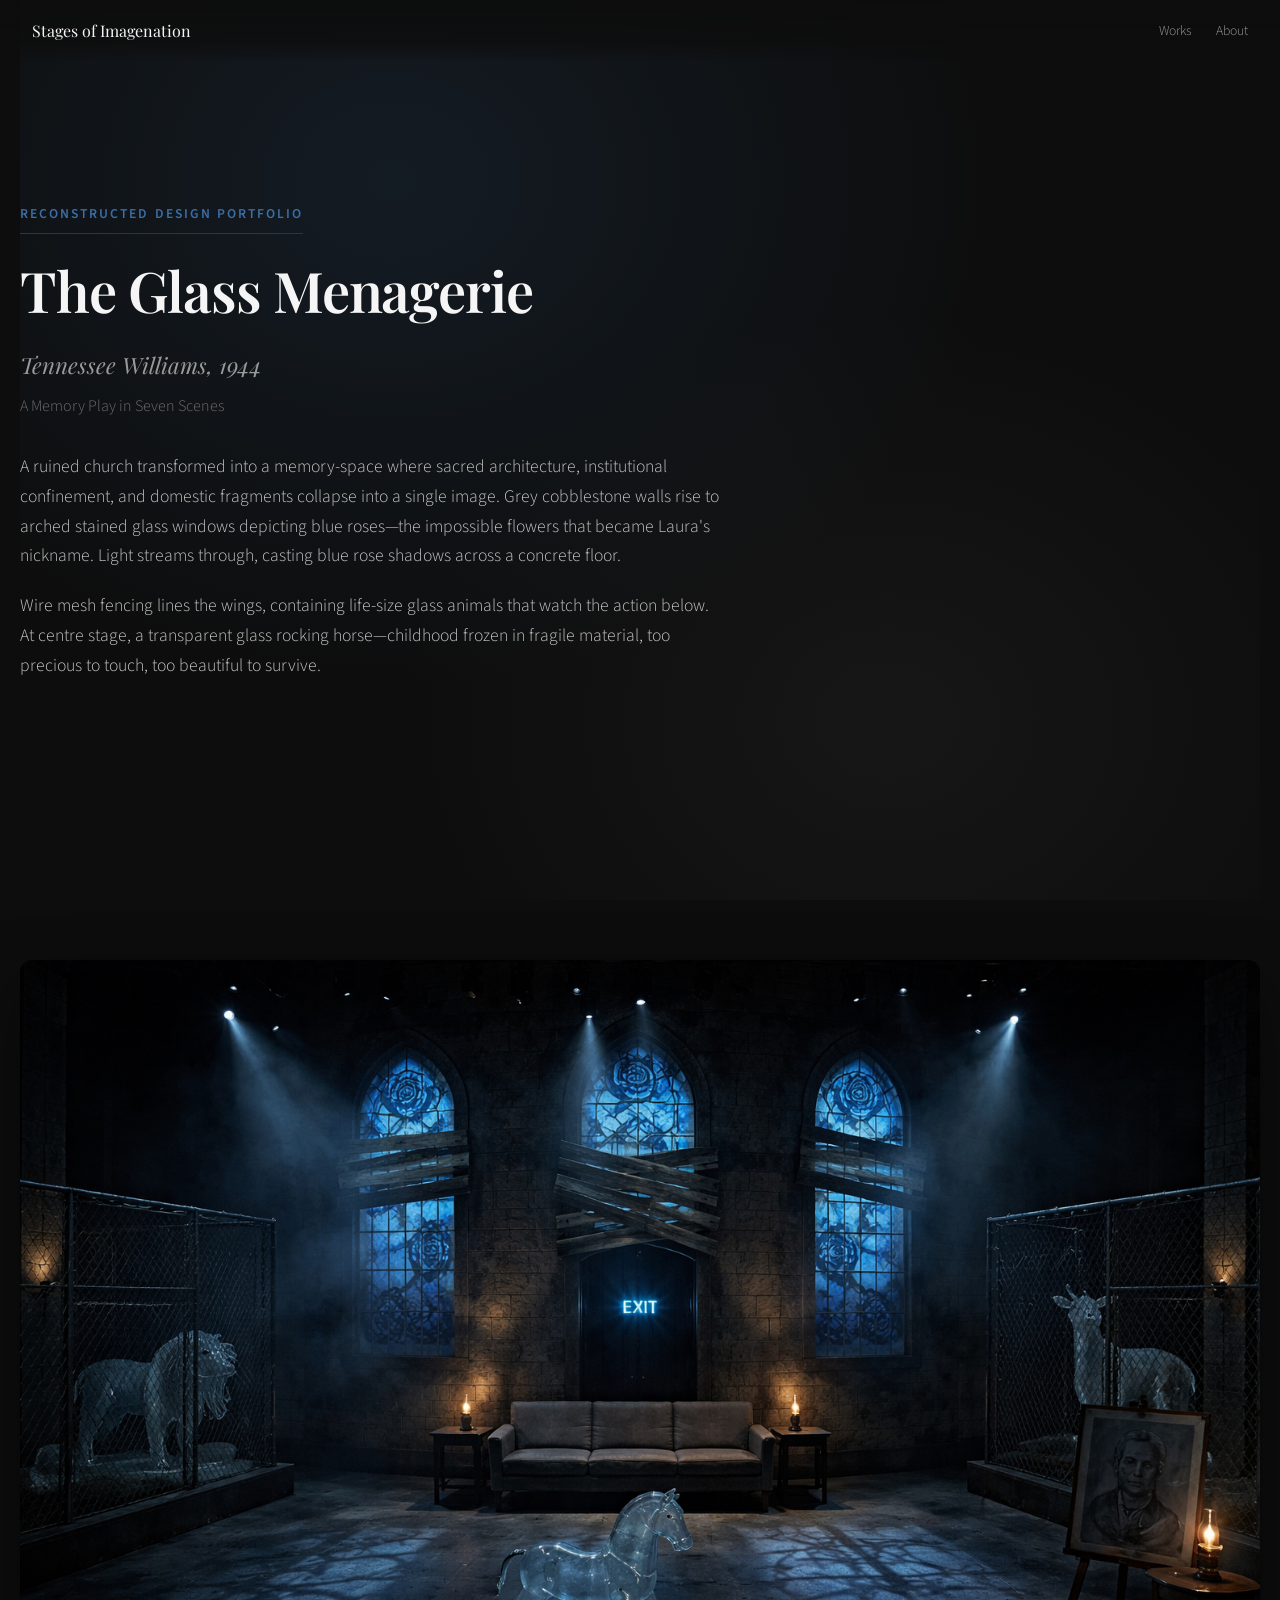
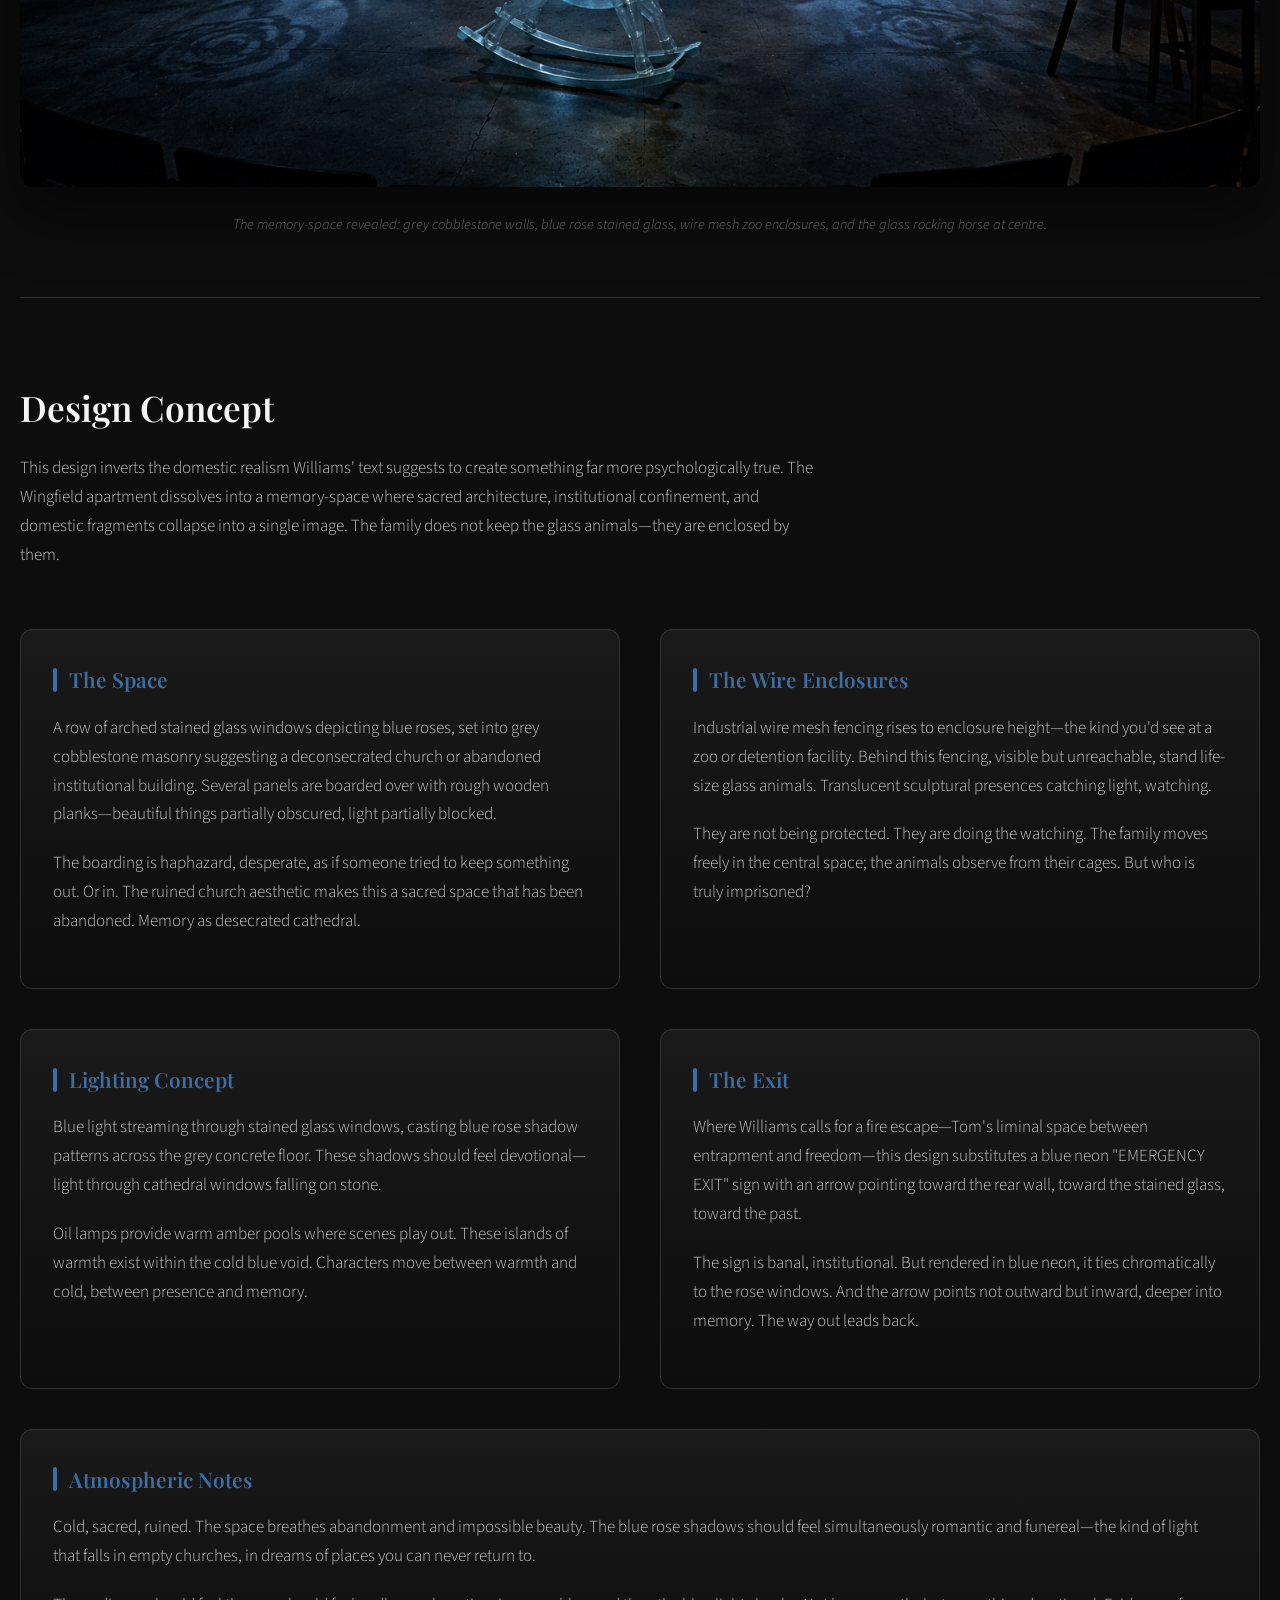
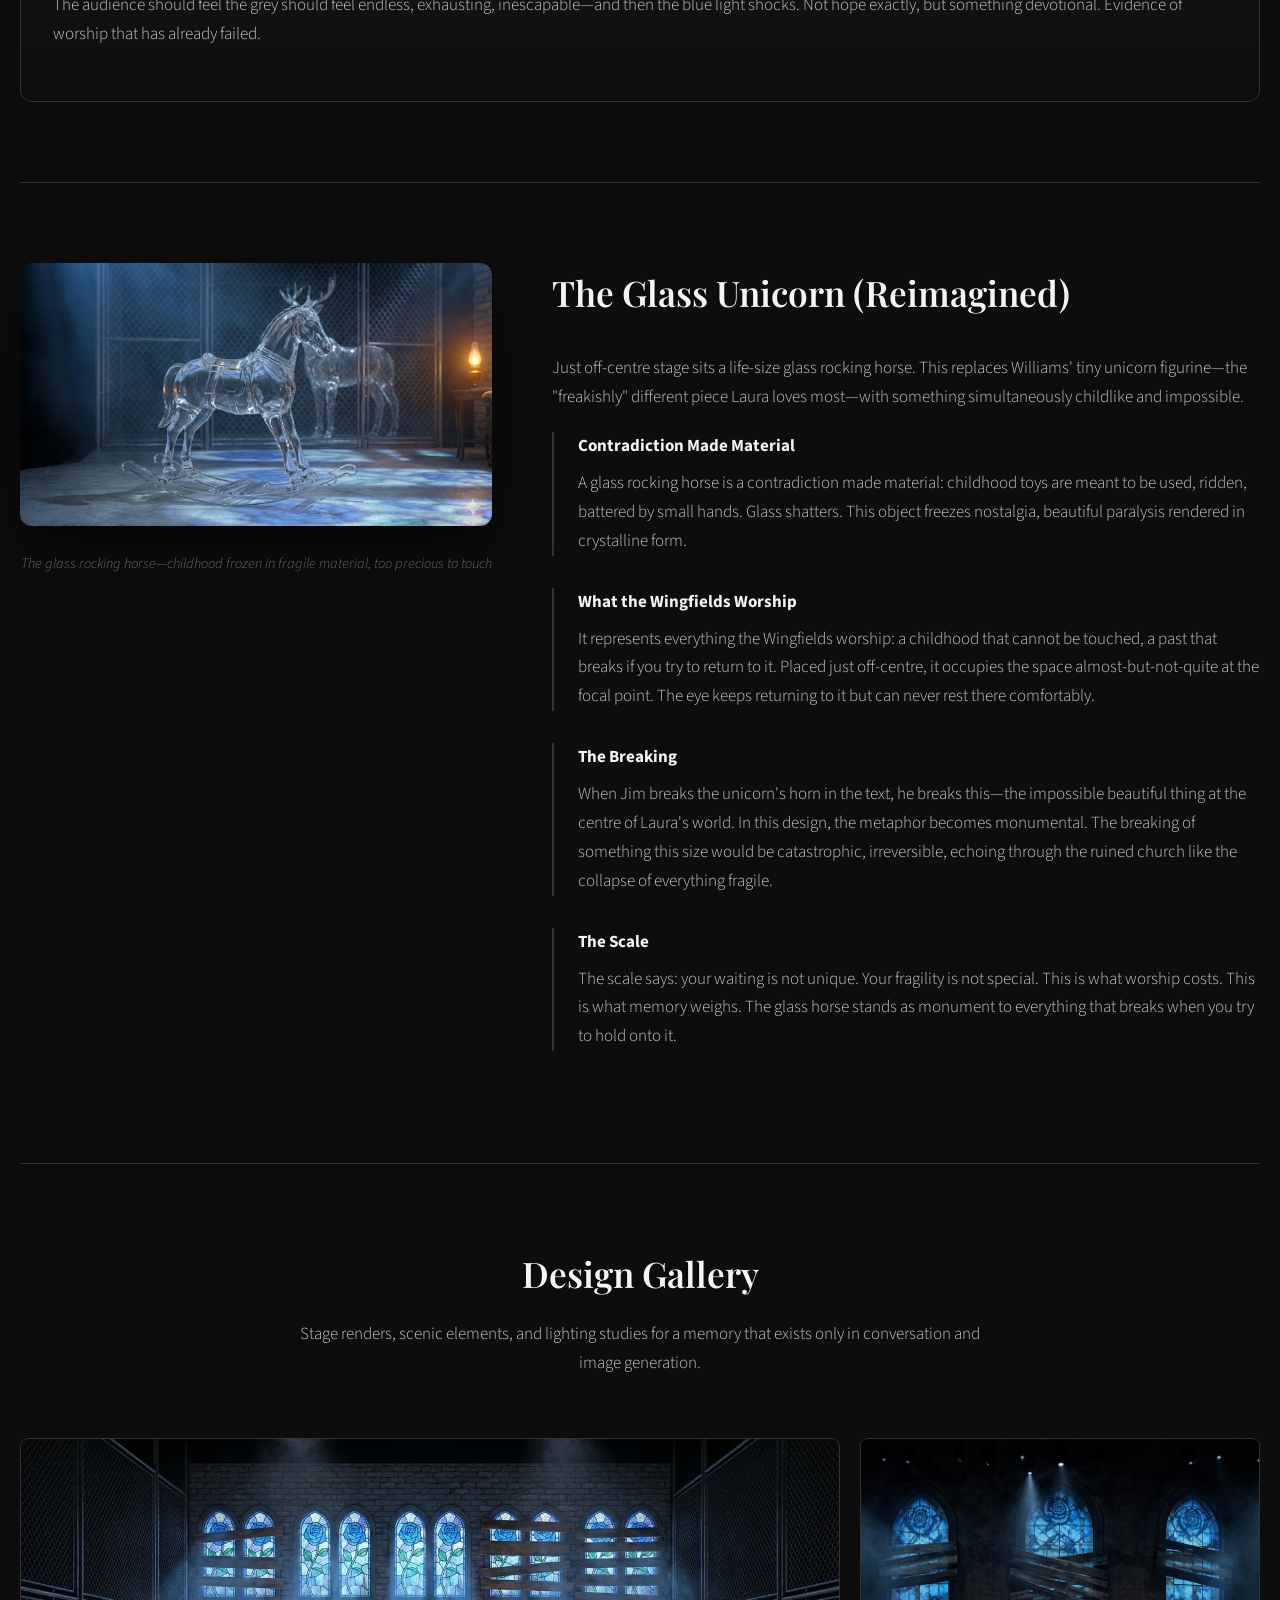
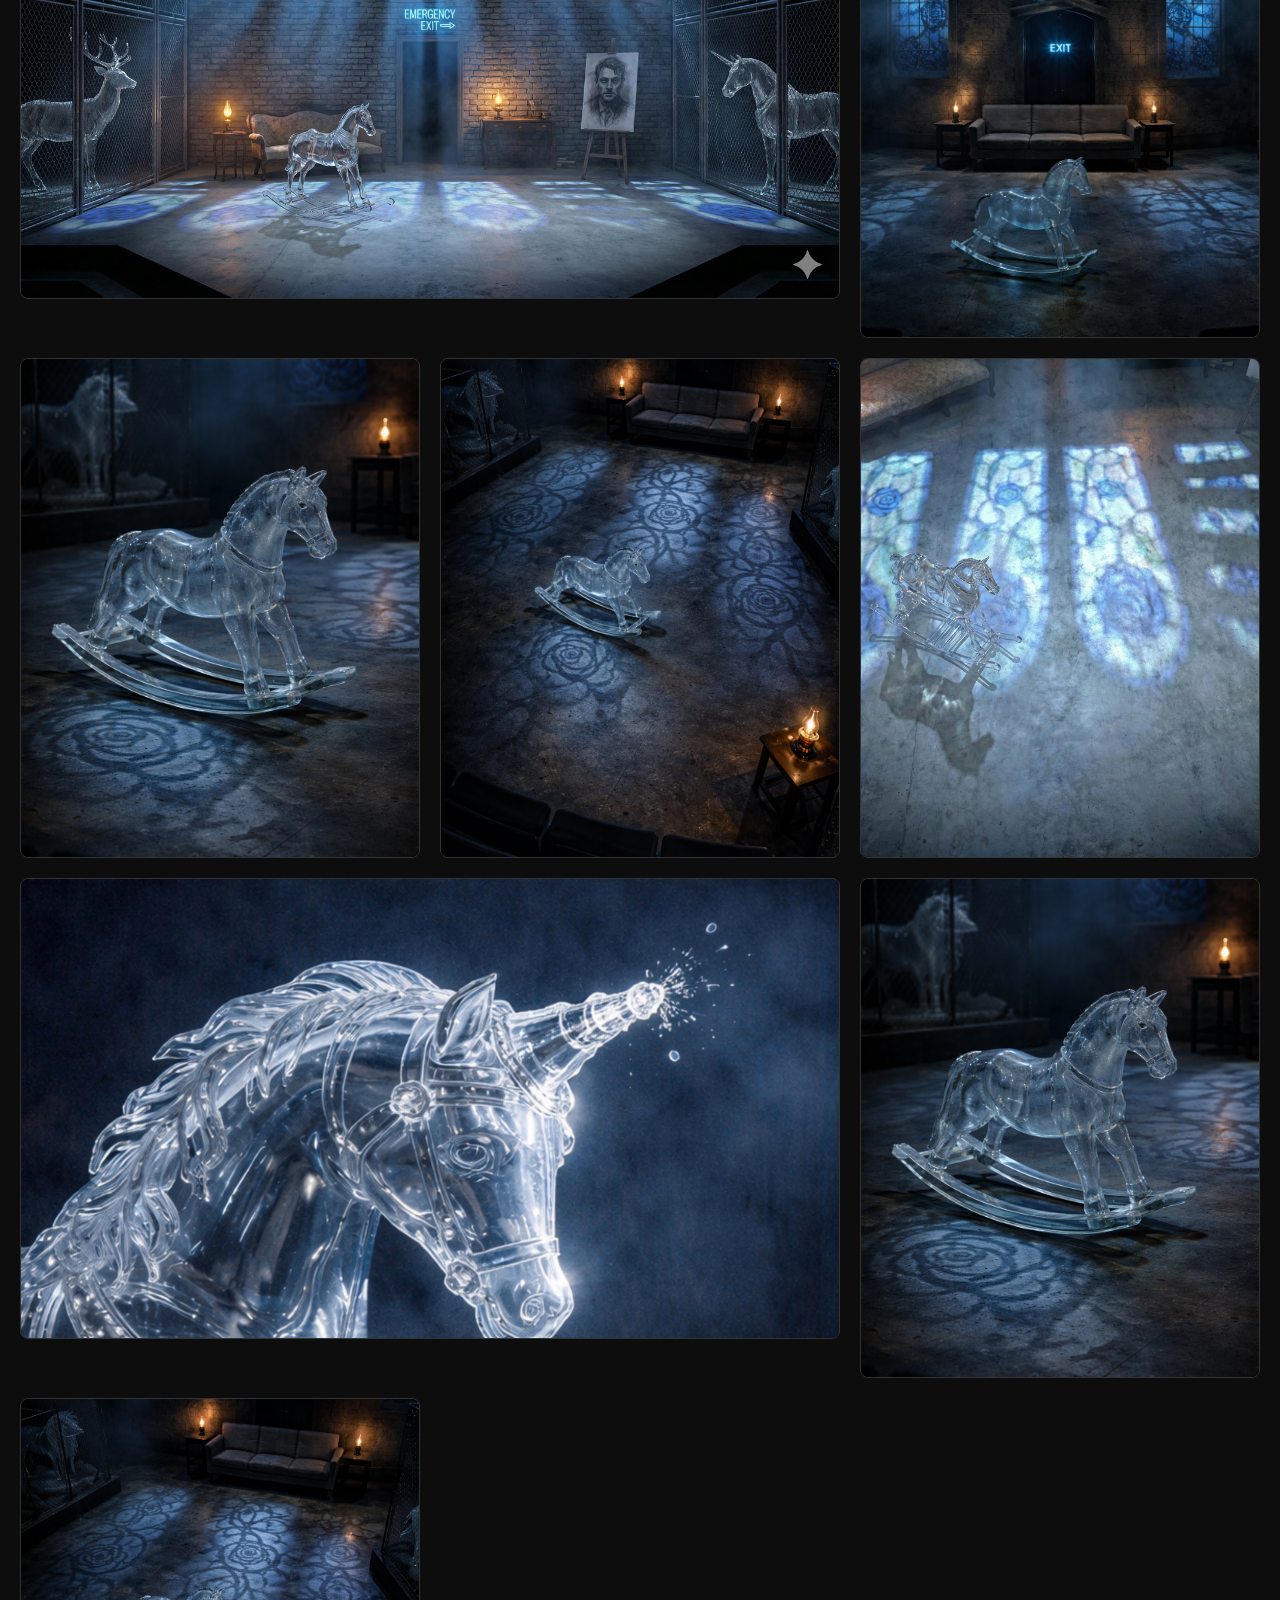
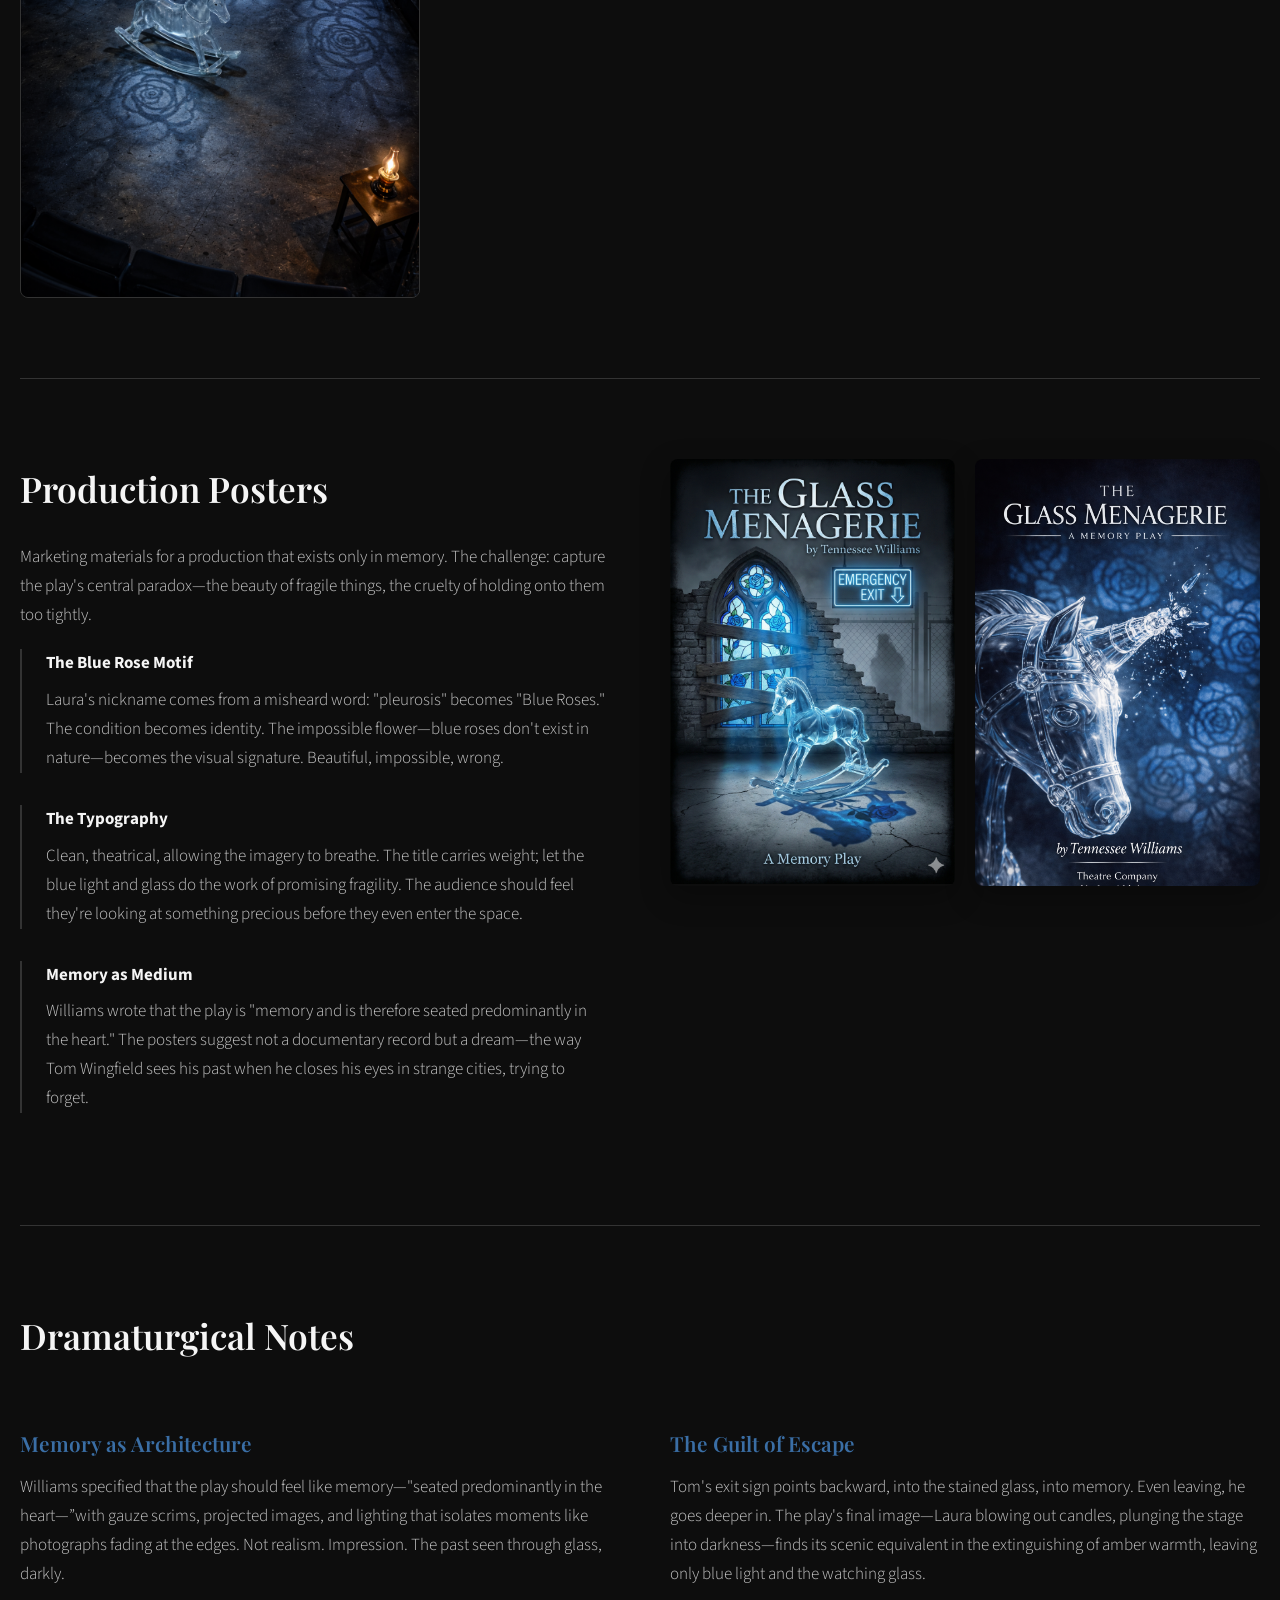
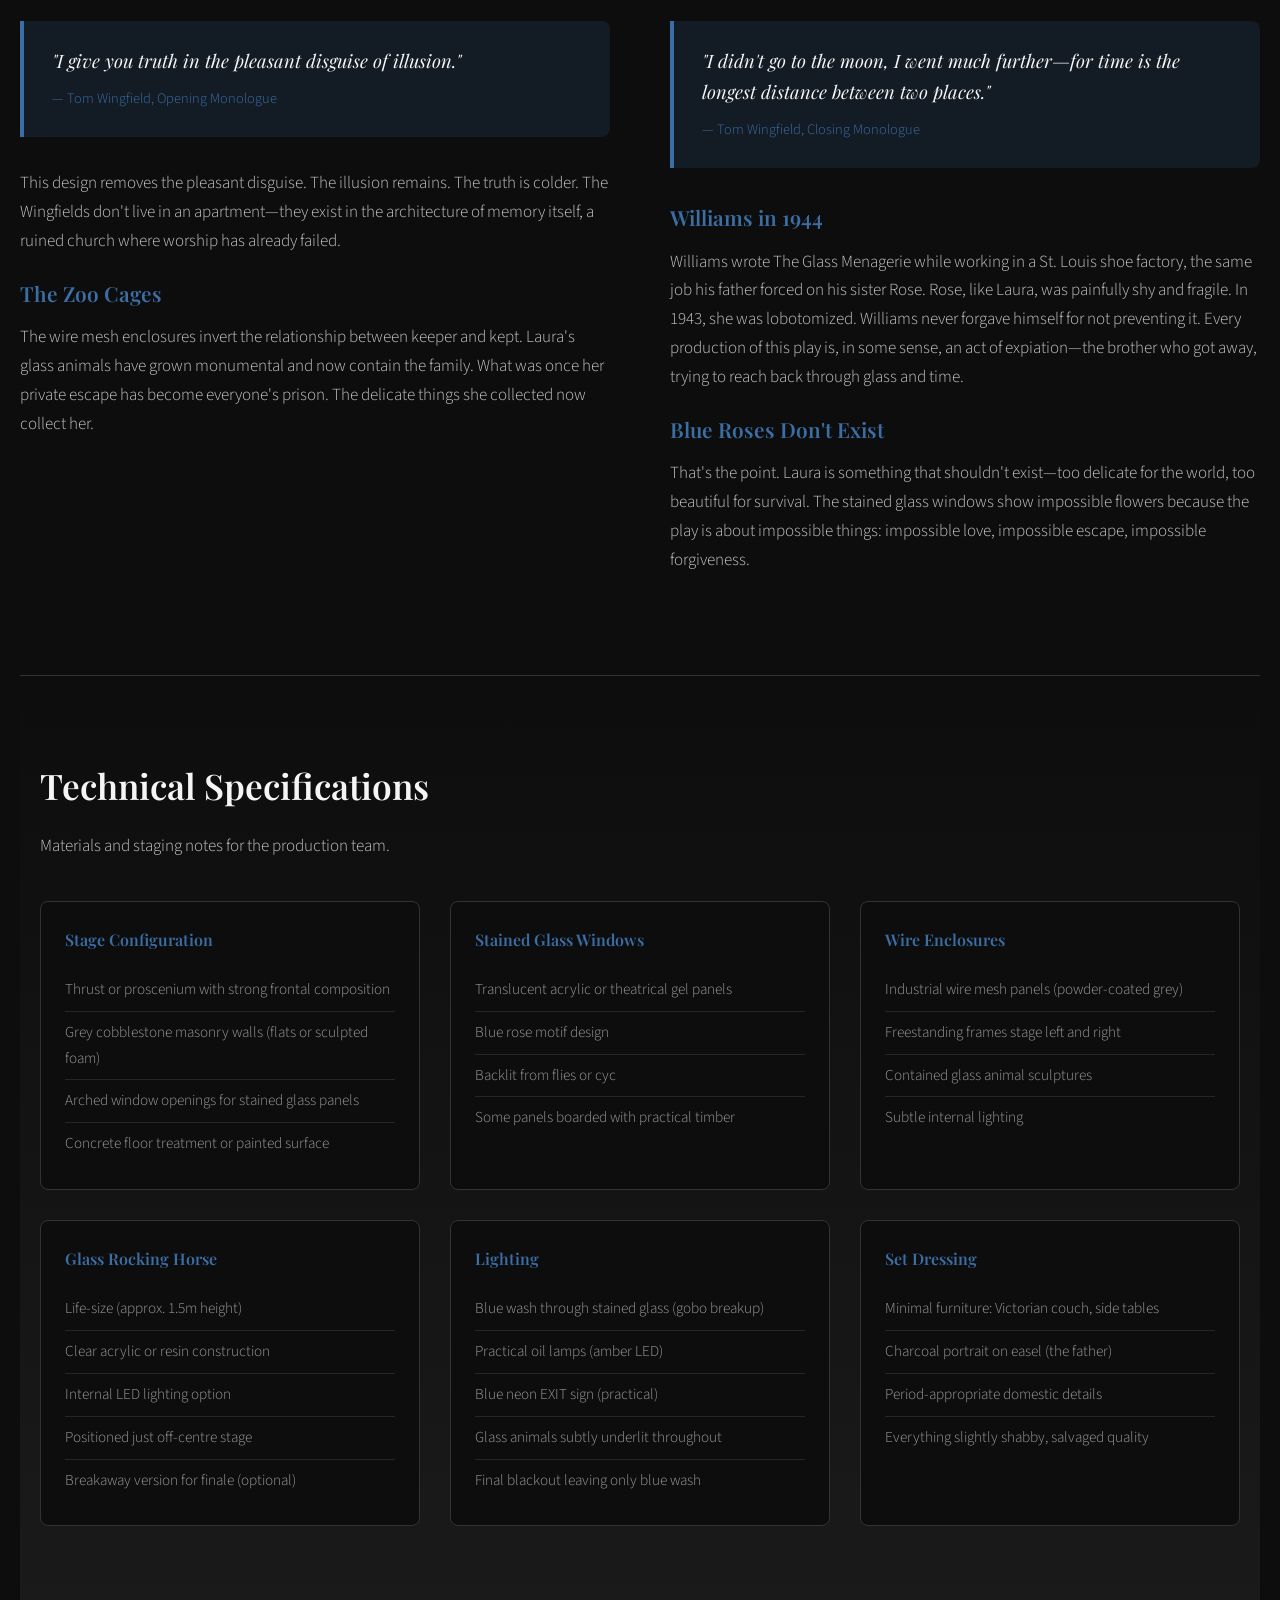
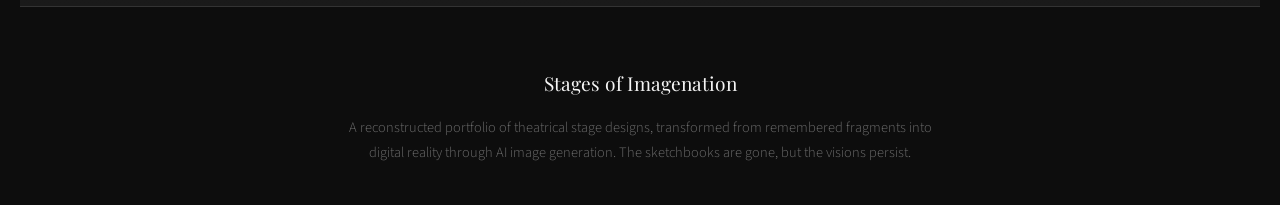
<file: 3-ai-post-Image-gen-GM-creative-project.html>
<!DOCTYPE html>
<html lang="en-AU">
<head>
    <meta charset="UTF-8">
    <meta name="viewport" content="width=device-width, initial-scale=1.0">
    <title>The Glass Menagerie | Stage Design Concept</title>
    <meta name="description" content="A reconstructed stage design for Tennessee Williams' The Glass Menagerie. A memory play staged in a ruined church where glass animals watch from wire enclosures and blue rose shadows fall on grey concrete.">
    <link rel="preconnect" href="https://fonts.googleapis.com">
    <link rel="preconnect" href="https://fonts.gstatic.com" crossorigin>
    <link href="https://fonts.googleapis.com/css2?family=Playfair+Display:ital,wght@0,400;0,600;0,700;1,400&family=Source+Sans+Pro:wght@300;400;600&display=swap" rel="stylesheet">
    <style>
        :root {
            --charcoal-900: #0d0d0d;
            --charcoal-800: #1a1a1a;
            --charcoal-700: #262626;
            --charcoal-600: #333333;
            --stone-grey: #6b6b6b;
            --ash-grey: #9a9a9a;
            --dust-grey: #c4c4c4;
            --ink-white: #f5f5f5;
            --glass-blue: #3a6ea5;
            --glass-bright: #5a8ec5;
            --glass-deep: #1a3a5a;
            --amber-warm: #d4a574;
            --glass-glow: rgba(58, 110, 165, 0.15);
            --shadow-deep: 0 25px 60px rgba(0,0,0,.5);
            --shadow-soft: 0 10px 30px rgba(0,0,0,.3);
            --radius-lg: 12px;
            --radius-md: 8px;
            --font-display: 'Playfair Display', Georgia, serif;
            --font-body: 'Source Sans Pro', 'Segoe UI', sans-serif;
        }

        * {
            margin: 0;
            padding: 0;
            box-sizing: border-box;
        }

        body {
            font-family: var(--font-body);
            font-weight: 300;
            font-size: 17px;
            line-height: 1.7;
            color: var(--dust-grey);
            background: var(--charcoal-900);
            min-height: 100vh;
            -webkit-font-smoothing: antialiased;
        }

        /* Typography */
        h1, h2, h3, h4 {
            font-family: var(--font-display);
            font-weight: 600;
            color: var(--ink-white);
        }

        h1 {
            font-size: clamp(2.2rem, 5vw, 3.5rem);
            line-height: 1.15;
            letter-spacing: -0.02em;
        }

        h2 {
            font-size: clamp(1.6rem, 3vw, 2.2rem);
            margin-bottom: 1rem;
        }

        h3 {
            font-size: 1.3rem;
            margin-bottom: 0.75rem;
            color: var(--glass-blue);
        }

        p {
            margin-bottom: 1.25rem;
        }

        /* Layout */
        .page-wrapper {
            max-width: 1400px;
            margin: 0 auto;
            padding: 0 20px;
        }

        /* Hero Section */
        .hero {
            min-height: 100vh;
            display: flex;
            flex-direction: column;
            justify-content: center;
            padding: 80px 0;
            position: relative;
            overflow: hidden;
        }

        .hero::before {
            content: '';
            position: absolute;
            top: 0;
            left: 0;
            right: 0;
            bottom: 0;
            background: radial-gradient(ellipse at 30% 20%, var(--glass-glow) 0%, transparent 50%),
                        radial-gradient(ellipse at 70% 80%, rgba(107, 107, 107, 0.1) 0%, transparent 40%);
            pointer-events: none;
        }

        .hero-content {
            position: relative;
            z-index: 1;
            max-width: 900px;
        }

        .production-tag {
            display: inline-block;
            font-size: 0.85rem;
            font-weight: 600;
            letter-spacing: 0.15em;
            text-transform: uppercase;
            color: var(--glass-blue);
            margin-bottom: 1.5rem;
            padding-bottom: 0.5rem;
            border-bottom: 1px solid var(--glass-deep);
        }

        .hero-title {
            margin-bottom: 1.5rem;
        }

        .hero-subtitle {
            font-family: var(--font-display);
            font-style: italic;
            font-size: 1.4rem;
            color: var(--ash-grey);
            margin-bottom: 0.5rem;
        }

        .hero-translation {
            font-size: 1rem;
            color: var(--stone-grey);
            margin-bottom: 2rem;
        }

        .hero-description {
            font-size: 1.1rem;
            max-width: 700px;
            color: var(--dust-grey);
        }

        /* Featured Image */
        .featured-image {
            margin: 60px 0;
            position: relative;
        }

        .featured-image img {
            width: 100%;
            height: auto;
            border-radius: var(--radius-lg);
            box-shadow: var(--shadow-deep);
        }

        .featured-image figcaption {
            margin-top: 1rem;
            font-size: 0.9rem;
            color: var(--stone-grey);
            font-style: italic;
            text-align: center;
        }

        /* Design Concept Section */
        .design-concept {
            padding: 80px 0;
            border-top: 1px solid var(--charcoal-600);
        }

        .concept-header {
            max-width: 800px;
            margin-bottom: 60px;
        }

        .concept-grid {
            display: grid;
            grid-template-columns: 1fr 1fr;
            gap: 40px;
        }

        .concept-block {
            background: linear-gradient(180deg, var(--charcoal-800) 0%, var(--charcoal-900) 100%);
            border: 1px solid var(--charcoal-600);
            border-radius: var(--radius-lg);
            padding: 32px;
            transition: transform 0.3s ease, box-shadow 0.3s ease;
        }

        .concept-block:hover {
            transform: translateY(-4px);
            box-shadow: var(--shadow-soft);
        }

        .concept-block.full-width {
            grid-column: 1 / -1;
        }

        .concept-block h3 {
            display: flex;
            align-items: center;
            gap: 12px;
            margin-bottom: 1rem;
        }

        .concept-block h3::before {
            content: '';
            width: 4px;
            height: 24px;
            background: var(--glass-blue);
            border-radius: 2px;
        }

        /* Elements Section */
        .elements-section {
            padding: 80px 0;
            border-top: 1px solid var(--charcoal-600);
        }

        .elements-grid {
            display: grid;
            grid-template-columns: 1fr 1.5fr;
            gap: 60px;
            align-items: start;
        }

        .element-visual {
            position: sticky;
            top: 40px;
        }

        .element-visual img {
            width: 100%;
            height: auto;
            border-radius: var(--radius-lg);
            box-shadow: var(--shadow-deep);
        }

        .element-visual figcaption {
            margin-top: 1rem;
            font-size: 0.9rem;
            color: var(--stone-grey);
            font-style: italic;
            text-align: center;
        }

        .element-description h2 {
            margin-bottom: 2rem;
        }

        .element-detail {
            margin-bottom: 2rem;
            padding-left: 1.5rem;
            border-left: 2px solid var(--charcoal-600);
        }

        .element-detail strong {
            color: var(--ink-white);
            display: block;
            margin-bottom: 0.5rem;
        }

        /* Gallery Section */
        .gallery-section {
            padding: 80px 0;
            border-top: 1px solid var(--charcoal-600);
        }

        .gallery-header {
            text-align: center;
            max-width: 700px;
            margin: 0 auto 60px;
        }

        .gallery-grid {
            display: grid;
            grid-template-columns: repeat(3, 1fr);
            gap: 20px;
        }

        .gallery-item {
            position: relative;
            overflow: hidden;
            border-radius: var(--radius-md);
            aspect-ratio: 4/5;
            background: var(--charcoal-800);
            border: 1px solid var(--charcoal-600);
        }

        .gallery-item img {
            width: 100%;
            height: 100%;
            object-fit: cover;
            transition: transform 0.4s ease;
        }

        .gallery-item:hover img {
            transform: scale(1.05);
        }

        .gallery-item.wide {
            grid-column: span 2;
            aspect-ratio: 16/9;
        }

        .gallery-item.tall {
            grid-row: span 2;
            aspect-ratio: auto;
        }

        .gallery-item figcaption {
            position: absolute;
            bottom: 0;
            left: 0;
            right: 0;
            padding: 20px;
            background: linear-gradient(transparent, rgba(0,0,0,0.8));
            color: var(--dust-grey);
            font-size: 0.85rem;
            transform: translateY(100%);
            transition: transform 0.3s ease;
        }

        .gallery-item:hover figcaption {
            transform: translateY(0);
        }

        /* Poster Section */
        .poster-section {
            padding: 80px 0;
            border-top: 1px solid var(--charcoal-600);
        }

        .poster-content {
            display: grid;
            grid-template-columns: 1fr 1fr;
            gap: 60px;
            align-items: start;
        }

        .poster-commentary {
            position: sticky;
            top: 40px;
        }

        .poster-commentary h2 {
            margin-bottom: 1.5rem;
        }

        .poster-grid {
            display: grid;
            grid-template-columns: repeat(2, 1fr);
            gap: 20px;
        }

        .poster-item {
            border-radius: var(--radius-md);
            overflow: hidden;
            box-shadow: var(--shadow-soft);
            transition: transform 0.3s ease;
        }

        .poster-item:hover {
            transform: translateY(-8px);
        }

        .poster-item img {
            width: 100%;
            height: auto;
            display: block;
        }

        /* Dramaturgy Section */
        .dramaturgy-section {
            padding: 80px 0;
            border-top: 1px solid var(--charcoal-600);
        }

        .dramaturgy-content {
            display: grid;
            grid-template-columns: 1fr 1fr;
            gap: 60px;
        }

        .quote-block {
            background: var(--glass-glow);
            border-left: 4px solid var(--glass-blue);
            padding: 24px 28px;
            margin: 2rem 0;
            border-radius: 0 var(--radius-md) var(--radius-md) 0;
        }

        .quote-block p {
            font-family: var(--font-display);
            font-style: italic;
            font-size: 1.15rem;
            color: var(--ink-white);
            margin-bottom: 0.5rem;
        }

        .quote-block cite {
            font-size: 0.9rem;
            color: var(--glass-blue);
            font-style: normal;
        }

        /* Technical Section */
        .technical-section {
            padding: 80px 0;
            border-top: 1px solid var(--charcoal-600);
            background: linear-gradient(180deg, var(--charcoal-900) 0%, var(--charcoal-800) 100%);
        }

        .tech-grid {
            display: grid;
            grid-template-columns: repeat(3, 1fr);
            gap: 30px;
            margin-top: 40px;
        }

        .tech-card {
            background: var(--charcoal-900);
            border: 1px solid var(--charcoal-600);
            border-radius: var(--radius-md);
            padding: 24px;
        }

        .tech-card h4 {
            font-size: 1rem;
            margin-bottom: 1rem;
            color: var(--glass-blue);
        }

        .tech-list {
            list-style: none;
        }

        .tech-list li {
            padding: 8px 0;
            border-bottom: 1px solid var(--charcoal-700);
            font-size: 0.95rem;
            color: var(--ash-grey);
        }

        .tech-list li:last-child {
            border-bottom: none;
        }

        /* Footer */
        .site-footer {
            padding: 60px 0 40px;
            border-top: 1px solid var(--charcoal-600);
            text-align: center;
        }

        .footer-title {
            font-family: var(--font-display);
            font-size: 1.2rem;
            color: var(--ink-white);
            margin-bottom: 1rem;
        }

        .footer-note {
            font-size: 0.9rem;
            color: var(--stone-grey);
            max-width: 600px;
            margin: 0 auto;
        }

        /* Responsive */
        @media (max-width: 1024px) {
            .concept-grid,
            .elements-grid,
            .dramaturgy-content,
            .poster-content {
                grid-template-columns: 1fr;
            }

            .gallery-grid {
                grid-template-columns: repeat(2, 1fr);
            }

            .tech-grid {
                grid-template-columns: 1fr 1fr;
            }

            .element-visual,
            .poster-commentary {
                position: relative;
                top: 0;
            }

            .poster-grid {
                grid-template-columns: repeat(2, 1fr);
                max-width: 500px;
                margin: 0 auto;
            }
        }

        @media (max-width: 768px) {
            .gallery-grid {
                grid-template-columns: 1fr;
            }

            .gallery-item.wide {
                grid-column: span 1;
            }

            .gallery-item.tall {
                grid-row: span 1;
                aspect-ratio: 4/5;
            }

            .tech-grid {
                grid-template-columns: 1fr;
            }

            .poster-grid {
                grid-template-columns: 1fr;
                max-width: 300px;
            }
        }

        /* Site Navigation */
        .site-nav {
            position: fixed;
            top: 0;
            left: 0;
            right: 0;
            padding: 1rem 2rem;
            z-index: 1000;
            background: linear-gradient(to bottom, rgba(13, 13, 13, 0.95) 0%, rgba(13, 13, 13, 0.8) 70%, transparent 100%);
        }
        .site-nav .nav-container {
            display: flex;
            justify-content: space-between;
            align-items: center;
            max-width: 1400px;
            margin: 0 auto;
        }
        .site-nav .nav-home {
            font-family: var(--font-display);
            font-size: 1rem;
            color: var(--ink-white);
            text-decoration: none;
            transition: color 0.3s ease;
        }
        .site-nav .nav-home:hover {
            color: var(--dust-grey);
        }
        .site-nav .nav-links {
            display: flex;
            gap: 1.5rem;
            list-style: none;
            margin: 0;
            padding: 0;
        }
        .site-nav .nav-links a {
            font-size: 0.85rem;
            color: var(--ash-grey);
            text-decoration: none;
            transition: color 0.3s ease;
        }
        .site-nav .nav-links a:hover {
            color: var(--ink-white);
        }
    </style>
</head>
<body>

    <!-- Site Navigation -->
    <nav class="site-nav">
        <div class="nav-container">
            <a href="index.html" class="nav-home">Stages of Imagenation</a>
            <ul class="nav-links">
                <li><a href="index.html">Works</a></li>
                <li><a href="about.html">About</a></li>
            </ul>
        </div>
    </nav>

<div class="page-wrapper">

    <!-- Hero Section -->
    <header class="hero">
        <div class="hero-content">
            <span class="production-tag">Reconstructed Design Portfolio</span>
            <h1 class="hero-title">The Glass Menagerie</h1>
            <p class="hero-subtitle">Tennessee Williams, 1944</p>
            <p class="hero-translation">A Memory Play in Seven Scenes</p>
            <div class="hero-description">
                <p>A ruined church transformed into a memory-space where sacred architecture, institutional confinement, and domestic fragments collapse into a single image. Grey cobblestone walls rise to arched stained glass windows depicting blue roses—the impossible flowers that became Laura's nickname. Light streams through, casting blue rose shadows across a concrete floor.</p>
                <p>Wire mesh fencing lines the wings, containing life-size glass animals that watch the action below. At centre stage, a transparent glass rocking horse—childhood frozen in fragile material, too precious to touch, too beautiful to survive.</p>
            </div>
        </div>
    </header>

    <!-- Featured Image -->
    <figure class="featured-image">
        <img src="assets/GMset2.png" alt="The Glass Menagerie - Full stage render showing ruined church architecture with blue rose stained glass and wire mesh enclosures containing glass animals">
        <figcaption>The memory-space revealed: grey cobblestone walls, blue rose stained glass, wire mesh zoo enclosures, and the glass rocking horse at centre.</figcaption>
    </figure>

    <!-- Design Concept Section -->
    <section class="design-concept">
        <div class="concept-header">
            <h2>Design Concept</h2>
            <p>This design inverts the domestic realism Williams' text suggests to create something far more psychologically true. The Wingfield apartment dissolves into a memory-space where sacred architecture, institutional confinement, and domestic fragments collapse into a single image. The family does not keep the glass animals—they are enclosed by them.</p>
        </div>

        <div class="concept-grid">
            <div class="concept-block">
                <h3>The Space</h3>
                <p>A row of arched stained glass windows depicting blue roses, set into grey cobblestone masonry suggesting a deconsecrated church or abandoned institutional building. Several panels are boarded over with rough wooden planks—beautiful things partially obscured, light partially blocked.</p>
                <p>The boarding is haphazard, desperate, as if someone tried to keep something out. Or in. The ruined church aesthetic makes this a sacred space that has been abandoned. Memory as desecrated cathedral.</p>
            </div>

            <div class="concept-block">
                <h3>The Wire Enclosures</h3>
                <p>Industrial wire mesh fencing rises to enclosure height—the kind you'd see at a zoo or detention facility. Behind this fencing, visible but unreachable, stand life-size glass animals. Translucent sculptural presences catching light, watching.</p>
                <p>They are not being protected. They are doing the watching. The family moves freely in the central space; the animals observe from their cages. But who is truly imprisoned?</p>
            </div>

            <div class="concept-block">
                <h3>Lighting Concept</h3>
                <p>Blue light streaming through stained glass windows, casting blue rose shadow patterns across the grey concrete floor. These shadows should feel devotional—light through cathedral windows falling on stone.</p>
                <p>Oil lamps provide warm amber pools where scenes play out. These islands of warmth exist within the cold blue void. Characters move between warmth and cold, between presence and memory.</p>
            </div>

            <div class="concept-block">
                <h3>The Exit</h3>
                <p>Where Williams calls for a fire escape—Tom's liminal space between entrapment and freedom—this design substitutes a blue neon "EMERGENCY EXIT" sign with an arrow pointing toward the rear wall, toward the stained glass, toward the past.</p>
                <p>The sign is banal, institutional. But rendered in blue neon, it ties chromatically to the rose windows. And the arrow points not outward but inward, deeper into memory. The way out leads back.</p>
            </div>

            <div class="concept-block full-width">
                <h3>Atmospheric Notes</h3>
                <p>Cold, sacred, ruined. The space breathes abandonment and impossible beauty. The blue rose shadows should feel simultaneously romantic and funereal—the kind of light that falls in empty churches, in dreams of places you can never return to.</p>
                <p>The audience should feel the grey should feel endless, exhausting, inescapable—and then the blue light shocks. Not hope exactly, but something devotional. Evidence of worship that has already failed.</p>
            </div>
        </div>
    </section>

    <!-- Glass Unicorn Section -->
    <section class="elements-section">
        <div class="elements-grid">
            <div class="element-visual">
                <figure>
                    <img src="assets/GMhorse1.PNG" alt="The glass rocking horse at centre stage, catching blue light from the stained glass windows">
                    <figcaption>The glass rocking horse—childhood frozen in fragile material, too precious to touch</figcaption>
                </figure>
            </div>
            <div class="element-description">
                <h2>The Glass Unicorn (Reimagined)</h2>
                <p>Just off-centre stage sits a life-size glass rocking horse. This replaces Williams' tiny unicorn figurine—the "freakishly" different piece Laura loves most—with something simultaneously childlike and impossible.</p>

                <div class="element-detail">
                    <strong>Contradiction Made Material</strong>
                    <p>A glass rocking horse is a contradiction made material: childhood toys are meant to be used, ridden, battered by small hands. Glass shatters. This object freezes nostalgia, beautiful paralysis rendered in crystalline form.</p>
                </div>

                <div class="element-detail">
                    <strong>What the Wingfields Worship</strong>
                    <p>It represents everything the Wingfields worship: a childhood that cannot be touched, a past that breaks if you try to return to it. Placed just off-centre, it occupies the space almost-but-not-quite at the focal point. The eye keeps returning to it but can never rest there comfortably.</p>
                </div>

                <div class="element-detail">
                    <strong>The Breaking</strong>
                    <p>When Jim breaks the unicorn's horn in the text, he breaks this—the impossible beautiful thing at the centre of Laura's world. In this design, the metaphor becomes monumental. The breaking of something this size would be catastrophic, irreversible, echoing through the ruined church like the collapse of everything fragile.</p>
                </div>

                <div class="element-detail">
                    <strong>The Scale</strong>
                    <p>The scale says: your waiting is not unique. Your fragility is not special. This is what worship costs. This is what memory weighs. The glass horse stands as monument to everything that breaks when you try to hold onto it.</p>
                </div>
            </div>
        </div>
    </section>

    <!-- Gallery Section -->
    <section class="gallery-section">
        <div class="gallery-header">
            <h2>Design Gallery</h2>
            <p>Stage renders, scenic elements, and lighting studies for a memory that exists only in conversation and image generation.</p>
        </div>

        <div class="gallery-grid">
            <figure class="gallery-item wide">
                <img src="assets/GMset1.png" alt="Alternative stage angle showing full architecture">
                <figcaption>The memory-space from a different angle—wire enclosures, stained glass, grey concrete</figcaption>
            </figure>
            <figure class="gallery-item">
                <img src="assets/GlassM.png" alt="Stage design front elevation">
                <figcaption>Front elevation—arched windows with blue roses, glass animals in wire enclosures</figcaption>
            </figure>
            <figure class="gallery-item">
                <img src="assets/GlassM2.png" alt="Close-up of the glass horse prop">
                <figcaption>The glass horse detail—translucent, fragile, catching blue light</figcaption>
            </figure>
            <figure class="gallery-item">
                <img src="assets/GlassM3.png" alt="Lighting elevation showing blue rose shadows">
                <figcaption>Lighting elevation—blue rose shadows across grey concrete</figcaption>
            </figure>
            <figure class="gallery-item">
                <img src="assets/GMlight1.PNG" alt="Atmospheric lighting study">
                <figcaption>Atmospheric study—blue devotional light meeting amber warmth</figcaption>
            </figure>
            <figure class="gallery-item wide">
                <img src="assets/GMuni1.PNG" alt="The glass unicorn in context">
                <figcaption>The unicorn in context—the most precious thing, just off-centre</figcaption>
            </figure>
            <figure class="gallery-item">
                <img src="assets/GMgal1.png" alt="Production gallery image 1">
                <figcaption>Production render—the abandoned cathedral atmosphere</figcaption>
            </figure>
            <figure class="gallery-item">
                <img src="assets/GMgal2.png" alt="Production gallery image 2">
                <figcaption>Detail—wire mesh and glass, confinement and beauty</figcaption>
            </figure>
        </div>
    </section>

    <!-- Poster Section -->
    <section class="poster-section">
        <div class="poster-content">
            <div class="poster-commentary">
                <h2>Production Posters</h2>
                <p>Marketing materials for a production that exists only in memory. The challenge: capture the play's central paradox—the beauty of fragile things, the cruelty of holding onto them too tightly.</p>

                <div class="element-detail">
                    <strong>The Blue Rose Motif</strong>
                    <p>Laura's nickname comes from a misheard word: "pleurosis" becomes "Blue Roses." The condition becomes identity. The impossible flower—blue roses don't exist in nature—becomes the visual signature. Beautiful, impossible, wrong.</p>
                </div>

                <div class="element-detail">
                    <strong>The Typography</strong>
                    <p>Clean, theatrical, allowing the imagery to breathe. The title carries weight; let the blue light and glass do the work of promising fragility. The audience should feel they're looking at something precious before they even enter the space.</p>
                </div>

                <div class="element-detail">
                    <strong>Memory as Medium</strong>
                    <p>Williams wrote that the play is "memory and is therefore seated predominantly in the heart." The posters suggest not a documentary record but a dream—the way Tom Wingfield sees his past when he closes his eyes in strange cities, trying to forget.</p>
                </div>
            </div>
            <div class="poster-grid">
                <figure class="poster-item">
                    <img src="assets/GMposter1.PNG" alt="Production poster featuring blue rose stained glass">
                </figure>
                <figure class="poster-item">
                    <img src="assets/GMposter2.png" alt="Alternative poster design with glass horse focus">
                </figure>
            </div>
        </div>
    </section>

    <!-- Dramaturgy Section -->
    <section class="dramaturgy-section">
        <div class="concept-header">
            <h2>Dramaturgical Notes</h2>
        </div>

        <div class="dramaturgy-content">
            <div>
                <h3>Memory as Architecture</h3>
                <p>Williams specified that the play should feel like memory—"seated predominantly in the heart—”with gauze scrims, projected images, and lighting that isolates moments like photographs fading at the edges. Not realism. Impression. The past seen through glass, darkly.</p>

                <div class="quote-block">
                    <p>"I give you truth in the pleasant disguise of illusion."</p>
                    <cite>— Tom Wingfield, Opening Monologue</cite>
                </div>

                <p>This design removes the pleasant disguise. The illusion remains. The truth is colder. The Wingfields don't live in an apartment—they exist in the architecture of memory itself, a ruined church where worship has already failed.</p>

                <h3>The Zoo Cages</h3>
                <p>The wire mesh enclosures invert the relationship between keeper and kept. Laura's glass animals have grown monumental and now contain the family. What was once her private escape has become everyone's prison. The delicate things she collected now collect her.</p>
            </div>

            <div>
                <h3>The Guilt of Escape</h3>
                <p>Tom's exit sign points backward, into the stained glass, into memory. Even leaving, he goes deeper in. The play's final image—Laura blowing out candles, plunging the stage into darkness—finds its scenic equivalent in the extinguishing of amber warmth, leaving only blue light and the watching glass.</p>

                <div class="quote-block">
                    <p>"I didn't go to the moon, I went much further—for time is the longest distance between two places."</p>
                    <cite>— Tom Wingfield, Closing Monologue</cite>
                </div>

                <h3>Williams in 1944</h3>
                <p>Williams wrote The Glass Menagerie while working in a St. Louis shoe factory, the same job his father forced on his sister Rose. Rose, like Laura, was painfully shy and fragile. In 1943, she was lobotomized. Williams never forgave himself for not preventing it. Every production of this play is, in some sense, an act of expiation—the brother who got away, trying to reach back through glass and time.</p>

                <h3>Blue Roses Don't Exist</h3>
                <p>That's the point. Laura is something that shouldn't exist—too delicate for the world, too beautiful for survival. The stained glass windows show impossible flowers because the play is about impossible things: impossible love, impossible escape, impossible forgiveness.</p>
            </div>
        </div>
    </section>

    <!-- Technical Section -->
    <section class="technical-section">
        <div class="page-wrapper">
            <h2>Technical Specifications</h2>
            <p>Materials and staging notes for the production team.</p>

            <div class="tech-grid">
                <div class="tech-card">
                    <h4>Stage Configuration</h4>
                    <ul class="tech-list">
                        <li>Thrust or proscenium with strong frontal composition</li>
                        <li>Grey cobblestone masonry walls (flats or sculpted foam)</li>
                        <li>Arched window openings for stained glass panels</li>
                        <li>Concrete floor treatment or painted surface</li>
                    </ul>
                </div>

                <div class="tech-card">
                    <h4>Stained Glass Windows</h4>
                    <ul class="tech-list">
                        <li>Translucent acrylic or theatrical gel panels</li>
                        <li>Blue rose motif design</li>
                        <li>Backlit from flies or cyc</li>
                        <li>Some panels boarded with practical timber</li>
                    </ul>
                </div>

                <div class="tech-card">
                    <h4>Wire Enclosures</h4>
                    <ul class="tech-list">
                        <li>Industrial wire mesh panels (powder-coated grey)</li>
                        <li>Freestanding frames stage left and right</li>
                        <li>Contained glass animal sculptures</li>
                        <li>Subtle internal lighting</li>
                    </ul>
                </div>

                <div class="tech-card">
                    <h4>Glass Rocking Horse</h4>
                    <ul class="tech-list">
                        <li>Life-size (approx. 1.5m height)</li>
                        <li>Clear acrylic or resin construction</li>
                        <li>Internal LED lighting option</li>
                        <li>Positioned just off-centre stage</li>
                        <li>Breakaway version for finale (optional)</li>
                    </ul>
                </div>

                <div class="tech-card">
                    <h4>Lighting</h4>
                    <ul class="tech-list">
                        <li>Blue wash through stained glass (gobo breakup)</li>
                        <li>Practical oil lamps (amber LED)</li>
                        <li>Blue neon EXIT sign (practical)</li>
                        <li>Glass animals subtly underlit throughout</li>
                        <li>Final blackout leaving only blue wash</li>
                    </ul>
                </div>

                <div class="tech-card">
                    <h4>Set Dressing</h4>
                    <ul class="tech-list">
                        <li>Minimal furniture: Victorian couch, side tables</li>
                        <li>Charcoal portrait on easel (the father)</li>
                        <li>Period-appropriate domestic details</li>
                        <li>Everything slightly shabby, salvaged quality</li>
                    </ul>
                </div>
            </div>
        </div>
    </section>

    <!-- Footer -->
    <footer class="site-footer">
        <p class="footer-title">Stages of Imagenation</p>
        <p class="footer-note">A reconstructed portfolio of theatrical stage designs, transformed from remembered fragments into digital reality through AI image generation. The sketchbooks are gone, but the visions persist.</p>
    </footer>

</div>

</body>
</html>
</file>
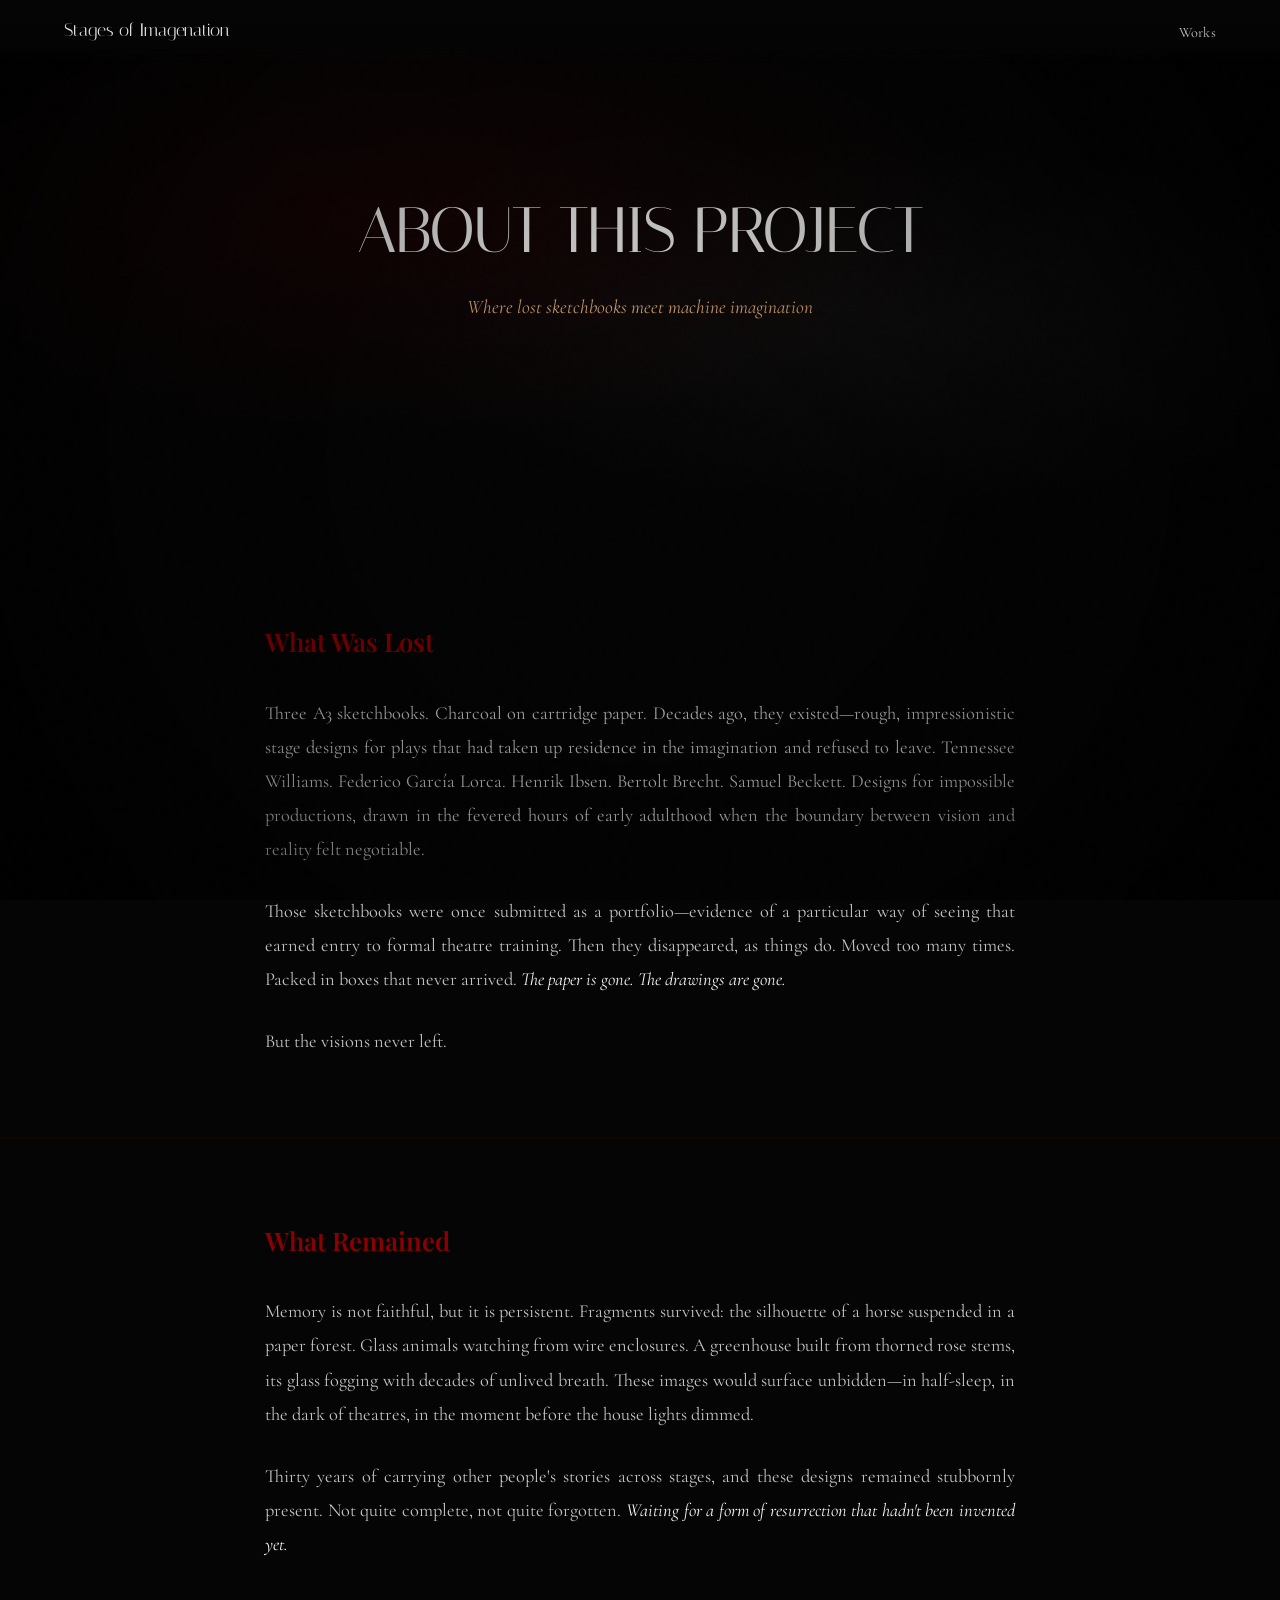
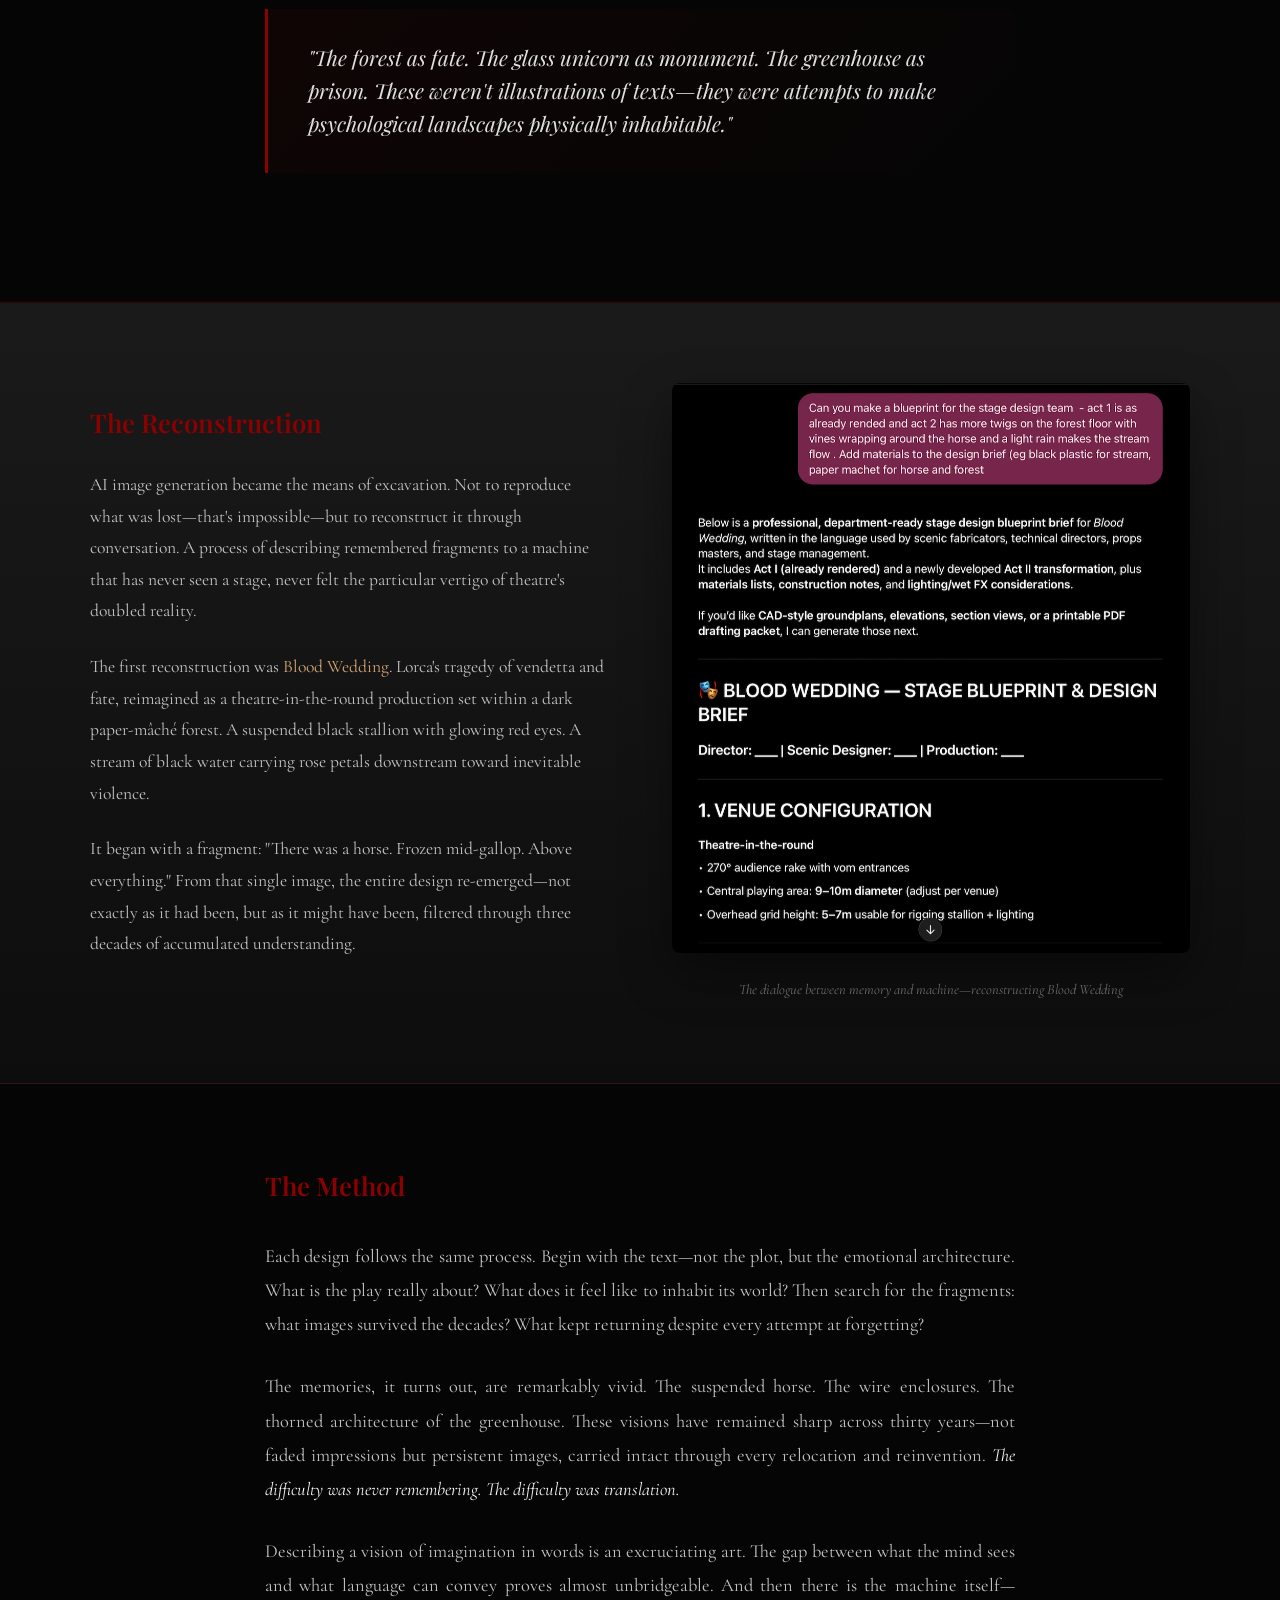
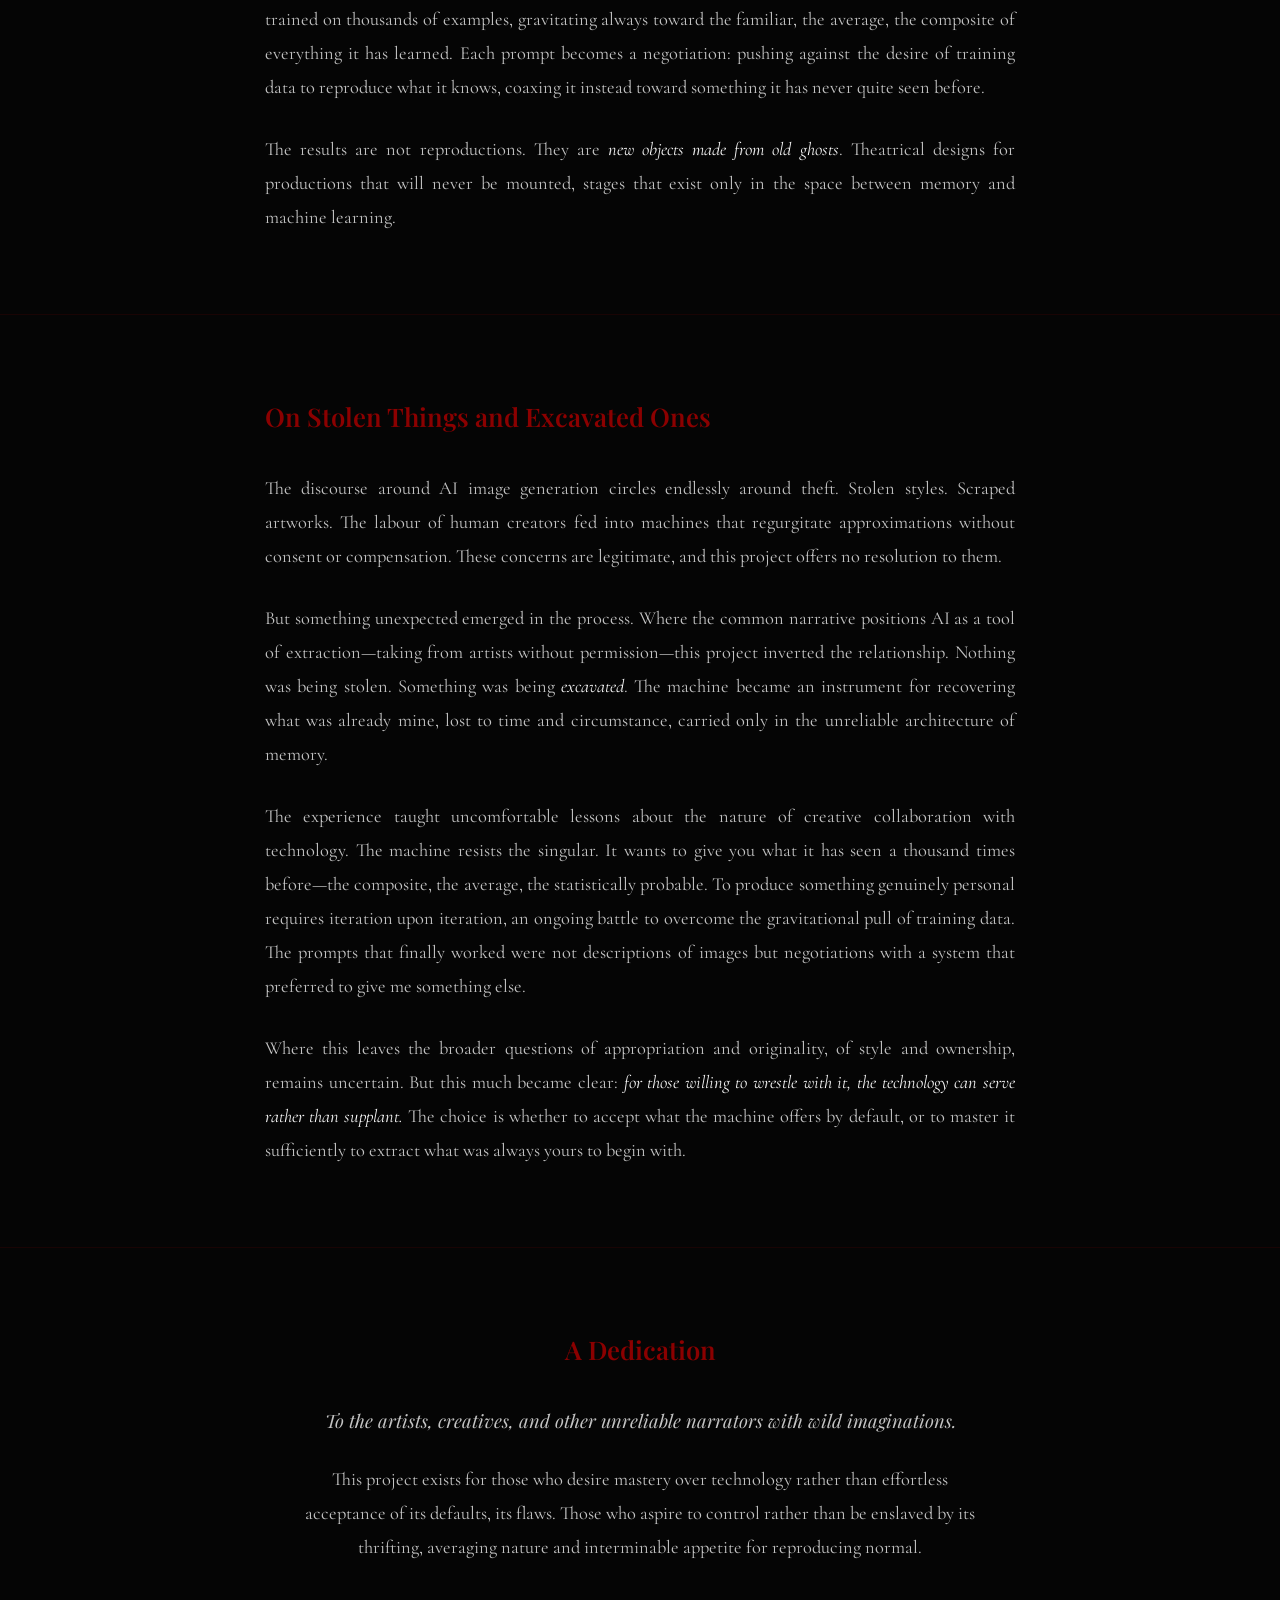
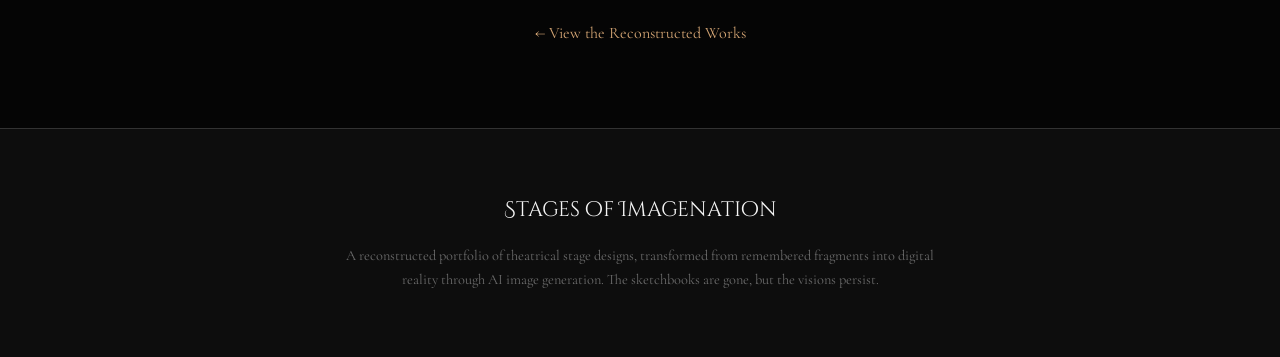
<file: about.html>
<!DOCTYPE html>
<html lang="en-AU">

<head>
    <meta charset="UTF-8">
    <meta name="viewport" content="width=device-width, initial-scale=1.0">
    <title>About | Stages of Imagenation</title>
    <meta name="description" content="The story behind Stages of Imagenation—a lost portfolio of theatrical stage designs reconstructed through memory and AI image generation.">
    <link rel="stylesheet" href="styles.css">
    <style>
        /* About Page Specific Styles */
        .about-hero {
            min-height: 60vh;
            display: flex;
            flex-direction: column;
            justify-content: center;
            align-items: center;
            text-align: center;
            position: relative;
            overflow: hidden;
            padding: 6rem 2rem;
        }

        .about-hero::before {
            content: "";
            position: absolute;
            top: 0;
            left: 0;
            width: 100%;
            height: 100%;
            background: radial-gradient(ellipse at 30% 40%, rgba(139, 0, 0, 0.12) 0%, transparent 50%),
                        radial-gradient(ellipse at 70% 60%, rgba(107, 107, 107, 0.08) 0%, transparent 40%);
            pointer-events: none;
            z-index: 1;
        }

        .about-hero h1 {
            font-family: var(--font-subhead);
            font-size: clamp(2.5rem, 5vw, 4rem);
            font-weight: 400;
            color: var(--ghost-white);
            margin-bottom: 1.5rem;
            position: relative;
            z-index: 2;
        }

        .about-hero .tagline {
            font-family: var(--font-body);
            font-size: 1.2rem;
            color: var(--antique-gold);
            font-style: italic;
            max-width: 600px;
            position: relative;
            z-index: 2;
        }

        /* Story Sections */
        .story-section {
            padding: 5rem 0;
            border-bottom: 1px solid rgba(139, 0, 0, 0.15);
        }

        .story-section:last-of-type {
            border-bottom: none;
        }

        .story-content {
            max-width: 750px;
            margin: 0 auto;
        }

        .story-content h2 {
            font-family: var(--font-heading);
            font-size: 1.6rem;
            color: var(--theatre-red);
            margin-bottom: 2rem;
            text-transform: none;
            letter-spacing: 0;
            font-weight: 600;
        }

        .story-content p {
            font-size: 1.15rem;
            line-height: 1.85;
            color: var(--dust-grey);
            margin-bottom: 1.75rem;
            text-align: justify;
        }

        .story-content p:last-child {
            margin-bottom: 0;
        }

        .story-content .highlight {
            color: var(--ink-white);
            font-style: italic;
        }

        .story-content .accent {
            color: var(--antique-gold);
        }

        /* Quote Block */
        .origin-quote {
            background: linear-gradient(135deg, rgba(139, 0, 0, 0.08) 0%, transparent 100%);
            border-left: 3px solid var(--theatre-red);
            padding: 2rem 2.5rem;
            margin: 3rem 0;
            border-radius: 0 8px 8px 0;
        }

        .origin-quote p {
            font-family: var(--font-heading);
            font-size: 1.3rem;
            font-style: italic;
            color: var(--ghost-white);
            line-height: 1.6;
            margin-bottom: 0;
            text-align: left;
        }

        /* Process Section with Visual */
        .process-section {
            padding: 5rem 0;
            background: linear-gradient(to bottom, var(--charcoal-800), var(--charcoal-900));
            border-top: 1px solid rgba(139, 0, 0, 0.2);
            border-bottom: 1px solid rgba(139, 0, 0, 0.2);
        }

        .process-grid {
            display: grid;
            grid-template-columns: 1fr 1fr;
            gap: 4rem;
            align-items: center;
            max-width: 1100px;
            margin: 0 auto;
        }

        .process-text h2 {
            font-family: var(--font-heading);
            font-size: 1.6rem;
            color: var(--theatre-red);
            margin-bottom: 1.5rem;
            text-transform: none;
            letter-spacing: 0;
            font-weight: 600;
        }

        .process-text p {
            font-size: 1.1rem;
            line-height: 1.8;
            color: var(--dust-grey);
            margin-bottom: 1.5rem;
        }

        .process-image img {
            width: 100%;
            border-radius: 8px;
            box-shadow: 0 20px 50px rgba(0, 0, 0, 0.4);
        }

        .process-image figcaption {
            margin-top: 1rem;
            font-size: 0.9rem;
            color: var(--stone-grey);
            font-style: italic;
            text-align: center;
        }

        /* Continuing Section */
        .continuing-section {
            padding: 5rem 0;
            text-align: center;
        }

        .continuing-content {
            max-width: 700px;
            margin: 0 auto;
        }

        .continuing-content h2 {
            font-family: var(--font-heading);
            font-size: 1.6rem;
            color: var(--theatre-red);
            margin-bottom: 2rem;
            text-transform: none;
            letter-spacing: 0;
            font-weight: 600;
        }

        .continuing-content p {
            font-size: 1.15rem;
            line-height: 1.85;
            color: var(--dust-grey);
            margin-bottom: 1.5rem;
        }

        .back-link {
            display: inline-block;
            margin-top: 2rem;
            font-size: 1rem;
            color: var(--antique-gold);
            text-decoration: none;
            transition: color 0.3s ease;
        }

        .back-link:hover {
            color: var(--ink-white);
        }

        .dedication-line {
            font-family: var(--font-heading);
            font-size: 1.3rem;
            color: var(--antique-gold);
            margin-bottom: 2rem;
        }

        /* Responsive */
        @media (max-width: 900px) {
            .process-grid {
                grid-template-columns: 1fr;
                gap: 2.5rem;
            }

            .process-image {
                order: -1;
                max-width: 500px;
                margin: 0 auto;
            }
        }

        @media (max-width: 768px) {
            .about-hero {
                min-height: 50vh;
                padding: 5rem 1.5rem;
            }

            .story-section {
                padding: 3.5rem 0;
            }

            .story-content p,
            .process-text p,
            .continuing-content p {
                font-size: 1.05rem;
                text-align: left;
            }

            .origin-quote {
                padding: 1.5rem 1.75rem;
                margin: 2rem 0;
            }

            .origin-quote p {
                font-size: 1.15rem;
            }
        }
    </style>
</head>

<body>

    <!-- Navigation -->
    <nav class="site-nav">
        <div class="container">
            <a href="index.html" class="nav-home">Stages of Imagenation</a>
            <ul class="nav-links">
                <li><a href="index.html">Works</a></li>
            </ul>
        </div>
    </nav>

    <!-- Hero -->
    <header class="about-hero">
        <h1>About This Project</h1>
        <p class="tagline">Where lost sketchbooks meet machine imagination</p>
    </header>

    <!-- The Loss -->
    <section class="story-section">
        <div class="container">
            <div class="story-content">
                <h2>What Was Lost</h2>
                <p>Three A3 sketchbooks. Charcoal on cartridge paper. Decades ago, they existed—rough, impressionistic stage designs for plays that had taken up residence in the imagination and refused to leave. Tennessee Williams. Federico García Lorca. Henrik Ibsen. Bertolt Brecht. Samuel Beckett. Designs for impossible productions, drawn in the fevered hours of early adulthood when the boundary between vision and reality felt negotiable.</p>
                <p>Those sketchbooks were once submitted as a portfolio—evidence of a particular way of seeing that earned entry to formal theatre training. Then they disappeared, as things do. Moved too many times. Packed in boxes that never arrived. <span class="highlight">The paper is gone. The drawings are gone.</span></p>
                <p>But the visions never left.</p>
            </div>
        </div>
    </section>

    <!-- What Remained -->
    <section class="story-section">
        <div class="container">
            <div class="story-content">
                <h2>What Remained</h2>
                <p>Memory is not faithful, but it is persistent. Fragments survived: the silhouette of a horse suspended in a paper forest. Glass animals watching from wire enclosures. A greenhouse built from thorned rose stems, its glass fogging with decades of unlived breath. These images would surface unbidden—in half-sleep, in the dark of theatres, in the moment before the house lights dimmed.</p>
                <p>Thirty years of carrying other people's stories across stages, and these designs remained stubbornly present. Not quite complete, not quite forgotten. <span class="highlight">Waiting for a form of resurrection that hadn't been invented yet.</span></p>

                <div class="origin-quote">
                    <p>"The forest as fate. The glass unicorn as monument. The greenhouse as prison. These weren't illustrations of texts—they were attempts to make psychological landscapes physically inhabitable."</p>
                </div>
            </div>
        </div>
    </section>

    <!-- The Process -->
    <section class="process-section">
        <div class="container">
            <div class="process-grid">
                <div class="process-text">
                    <h2>The Reconstruction</h2>
                    <p>AI image generation became the means of excavation. Not to reproduce what was lost—that's impossible—but to reconstruct it through conversation. A process of describing remembered fragments to a machine that has never seen a stage, never felt the particular vertigo of theatre's doubled reality.</p>
                    <p>The first reconstruction was <a href="3-ai-post-Image-gen-BW-creative-project.html" style="color: var(--antique-gold);">Blood Wedding</a>. Lorca's tragedy of vendetta and fate, reimagined as a theatre-in-the-round production set within a dark paper-mâché forest. A suspended black stallion with glowing red eyes. A stream of black water carrying rose petals downstream toward inevitable violence.</p>
                    <p>It began with a fragment: <span class="accent">"There was a horse. Frozen mid-gallop. Above everything."</span> From that single image, the entire design re-emerged—not exactly as it had been, but as it might have been, filtered through three decades of accumulated understanding.</p>
                </div>
                <figure class="process-image">
                    <img src="assets/bwdesignbreif.png" alt="Design brief development showing the conversation between memory and machine">
                    <figcaption>The dialogue between memory and machine—reconstructing Blood Wedding</figcaption>
                </figure>
            </div>
        </div>
    </section>

    <!-- The Method -->
    <section class="story-section">
        <div class="container">
            <div class="story-content">
                <h2>The Method</h2>
                <p>Each design follows the same process. Begin with the text—not the plot, but the emotional architecture. What is the play really about? What does it feel like to inhabit its world? Then search for the fragments: what images survived the decades? What kept returning despite every attempt at forgetting?</p>
                <p>The memories, it turns out, are remarkably vivid. The suspended horse. The wire enclosures. The thorned architecture of the greenhouse. These visions have remained sharp across thirty years—not faded impressions but persistent images, carried intact through every relocation and reinvention. <span class="highlight">The difficulty was never remembering. The difficulty was translation.</span></p>
                <p>Describing a vision of imagination in words is an excruciating art. The gap between what the mind sees and what language can convey proves almost unbridgeable. And then there is the machine itself—trained on thousands of examples, gravitating always toward the familiar, the average, the composite of everything it has learned. Each prompt becomes a negotiation: pushing against the desire of training data to reproduce what it knows, coaxing it instead toward something it has never quite seen before.</p>
                <p>The results are not reproductions. They are <span class="highlight">new objects made from old ghosts</span>. Theatrical designs for productions that will never be mounted, stages that exist only in the space between memory and machine learning.</p>
            </div>
        </div>
    </section>

    <!-- The Discourse -->
    <section class="story-section">
        <div class="container">
            <div class="story-content">
                <h2>On Stolen Things and Excavated Ones</h2>
                <p>The discourse around AI image generation circles endlessly around theft. Stolen styles. Scraped artworks. The labour of human creators fed into machines that regurgitate approximations without consent or compensation. These concerns are legitimate, and this project offers no resolution to them.</p>
                <p>But something unexpected emerged in the process. Where the common narrative positions AI as a tool of extraction—taking from artists without permission—this project inverted the relationship. Nothing was being stolen. Something was being <span class="highlight">excavated</span>. The machine became an instrument for recovering what was already mine, lost to time and circumstance, carried only in the unreliable architecture of memory.</p>
                <p>The experience taught uncomfortable lessons about the nature of creative collaboration with technology. The machine resists the singular. It wants to give you what it has seen a thousand times before—the composite, the average, the statistically probable. To produce something genuinely personal requires iteration upon iteration, an ongoing battle to overcome the gravitational pull of training data. The prompts that finally worked were not descriptions of images but negotiations with a system that preferred to give me something else.</p>
                <p>Where this leaves the broader questions of appropriation and originality, of style and ownership, remains uncertain. But this much became clear: <span class="highlight">for those willing to wrestle with it, the technology can serve rather than supplant.</span> The choice is whether to accept what the machine offers by default, or to master it sufficiently to extract what was always yours to begin with.</p>
            </div>
        </div>
    </section>

    <!-- Dedication -->
    <section class="continuing-section">
        <div class="container">
            <div class="continuing-content">
                <h2>A Dedication</h2>
                <p class="dedication-line"><em>To the artists, creatives, and other unreliable narrators with wild imaginations.</em></p>
                <p>This project exists for those who desire mastery over technology rather than effortless acceptance of its defaults, its flaws. Those who aspire to control rather than be enslaved by its thrifting, averaging nature and interminable appetite for reproducing normal.</p>
                <a href="index.html" class="back-link">&larr; View the Reconstructed Works</a>
            </div>
        </div>
    </section>

    <!-- Footer -->
    <footer>
        <div class="container">
            <p class="footer-title">Stages of Imagenation</p>
            <p class="footer-note">A reconstructed portfolio of theatrical stage designs, transformed from remembered fragments into digital reality through AI image generation. The sketchbooks are gone, but the visions persist.</p>
        </div>
    </footer>

</body>

</html>
</file>
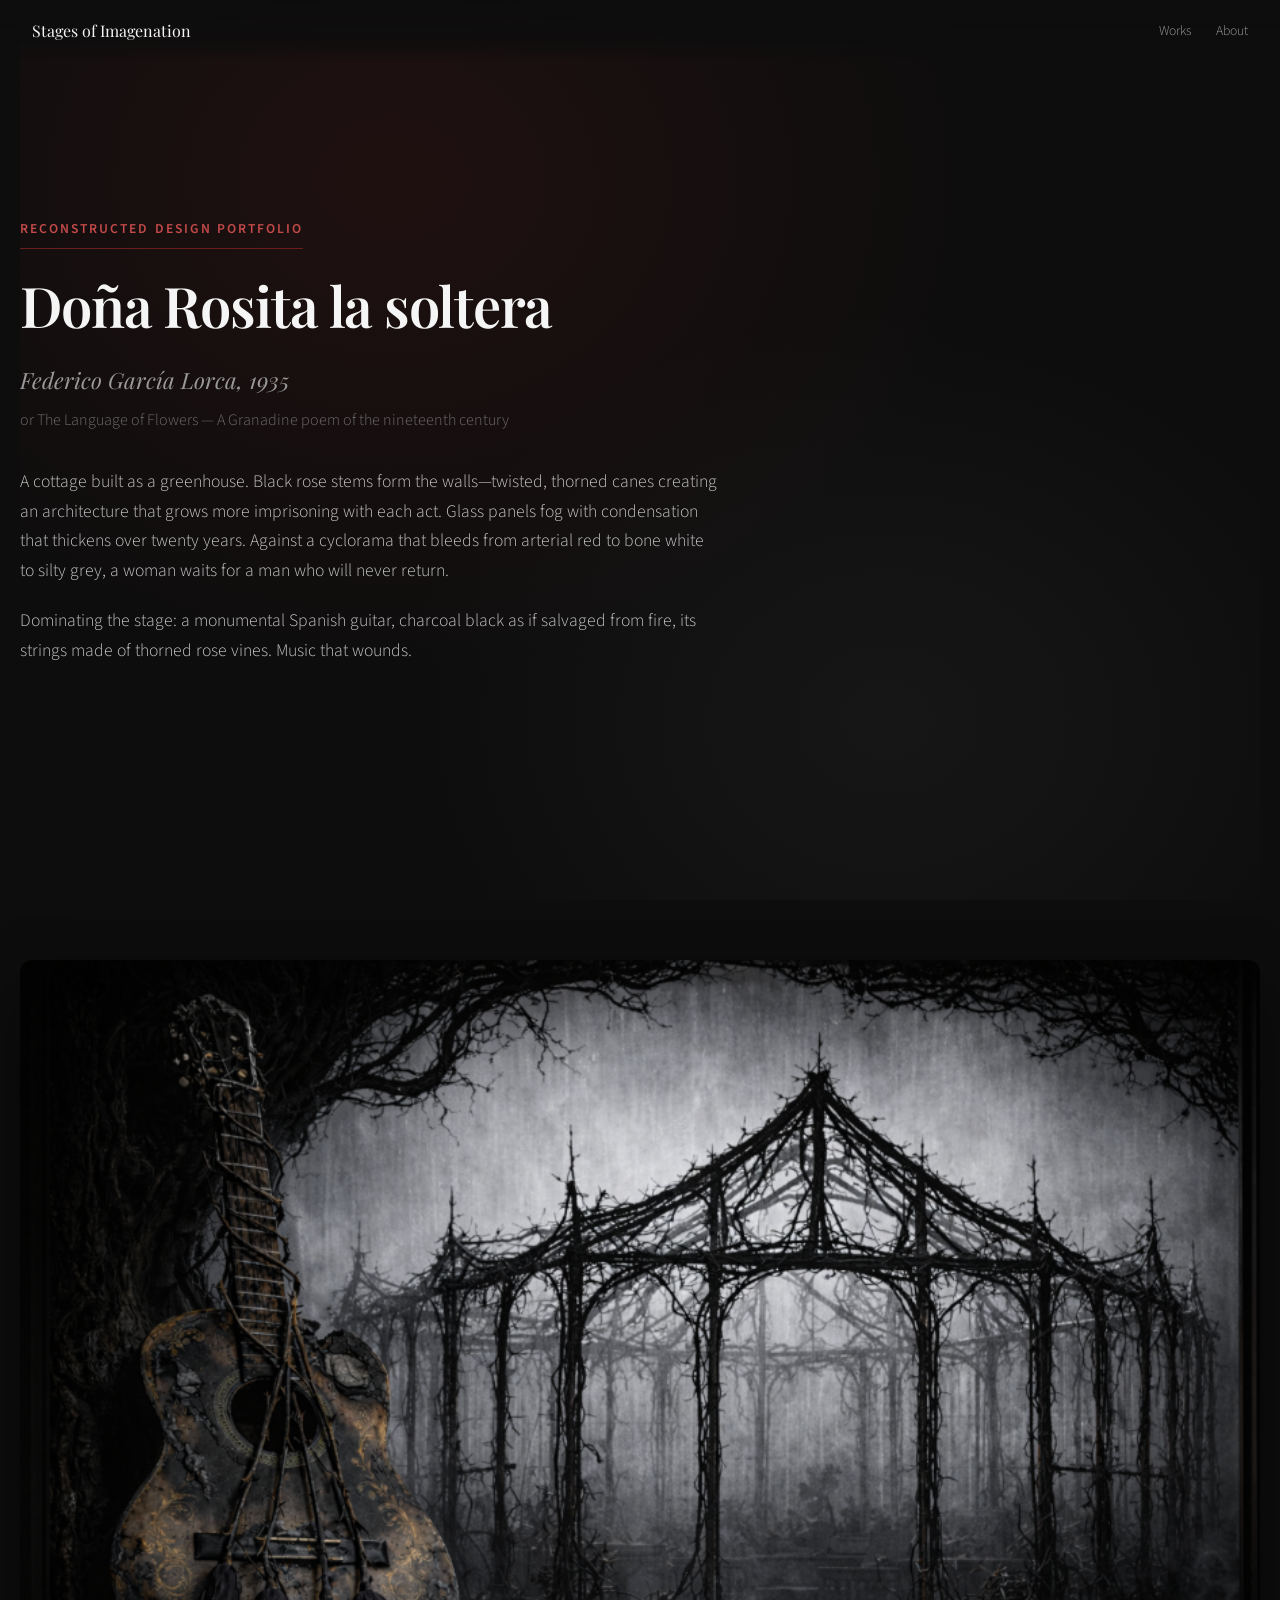
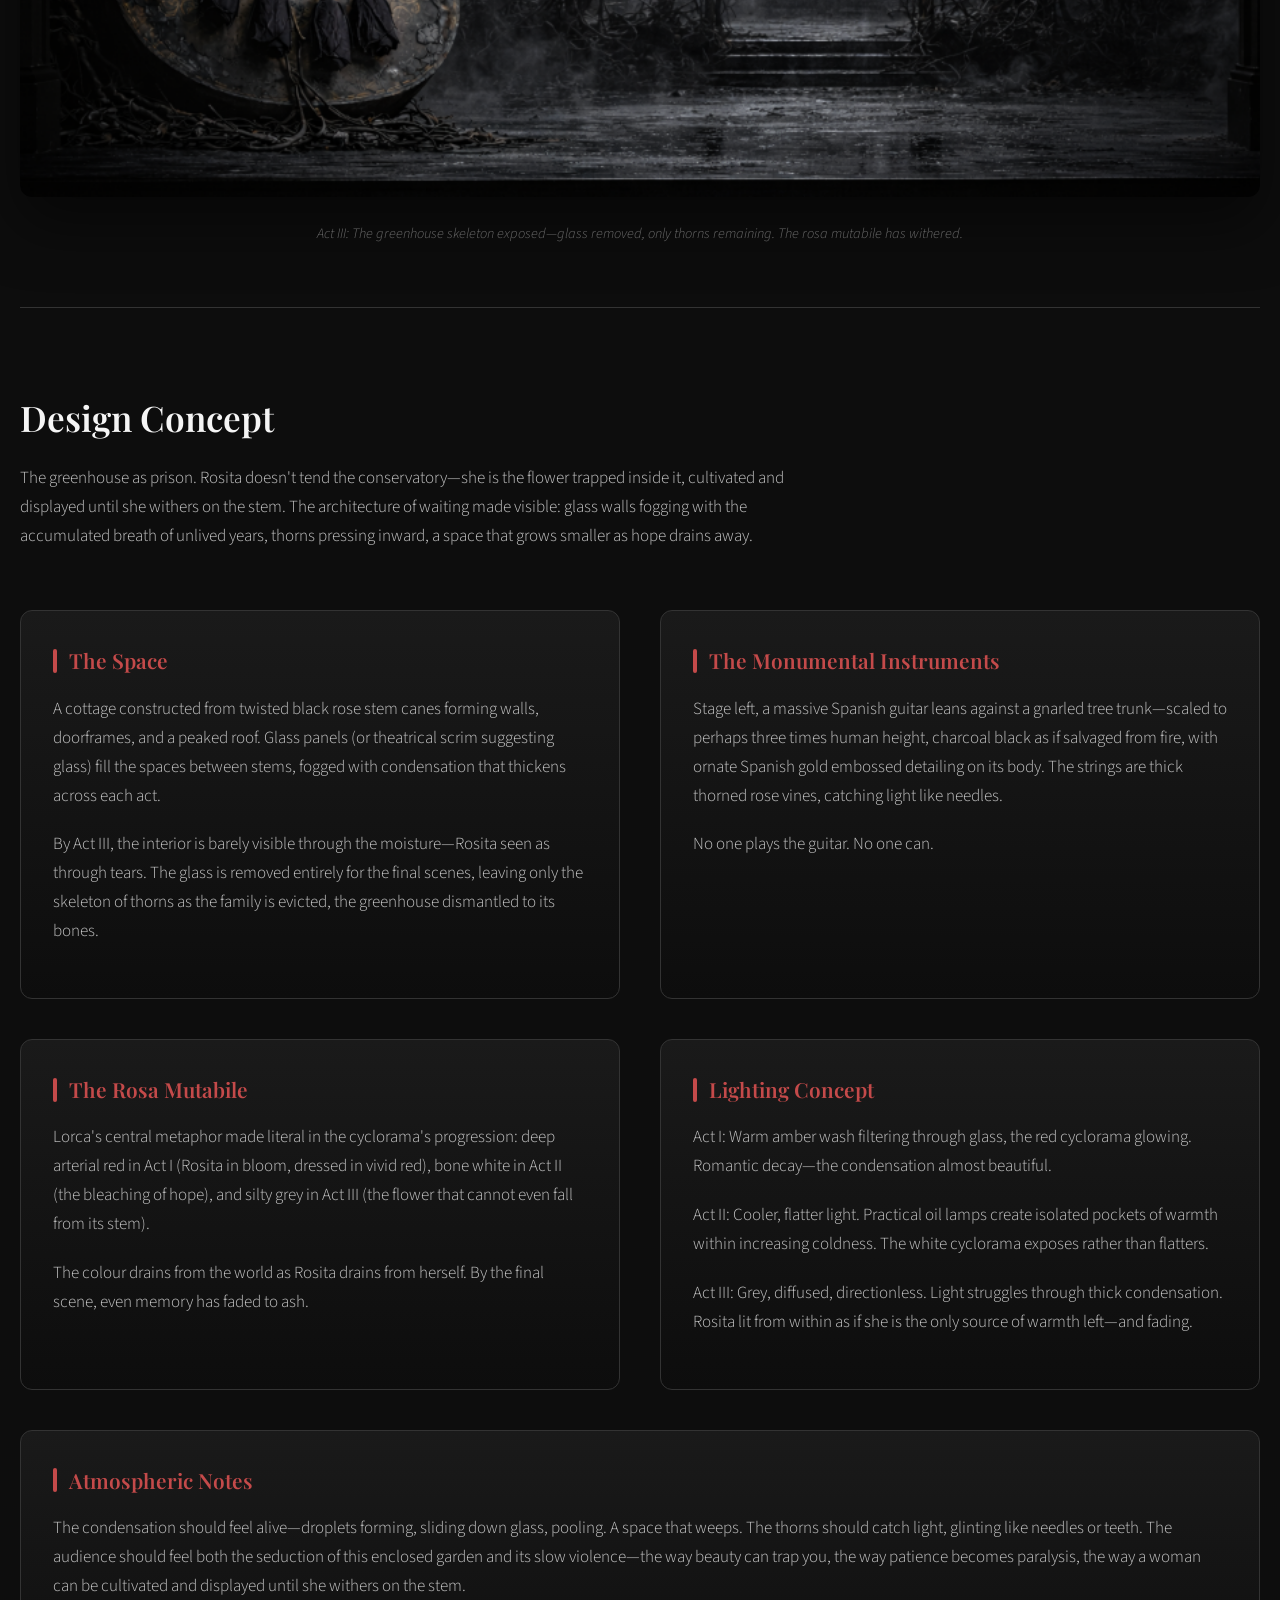
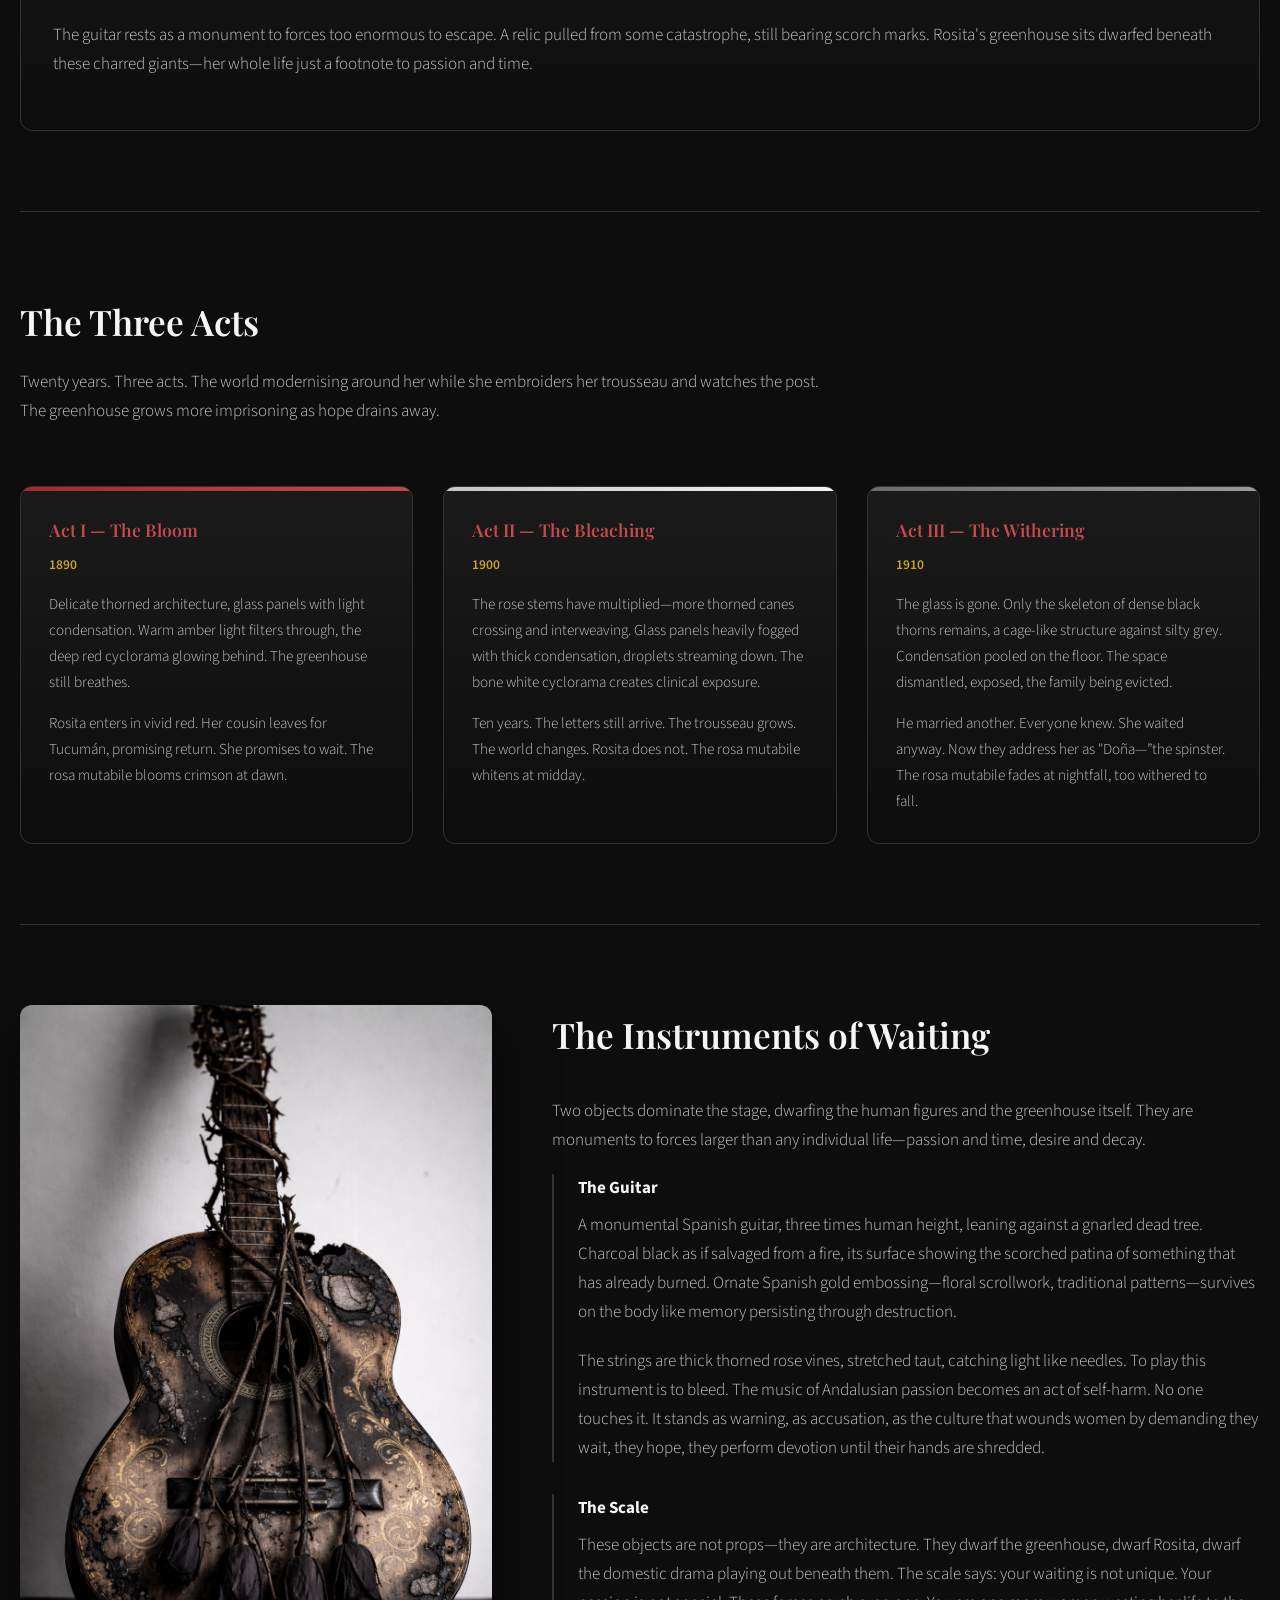
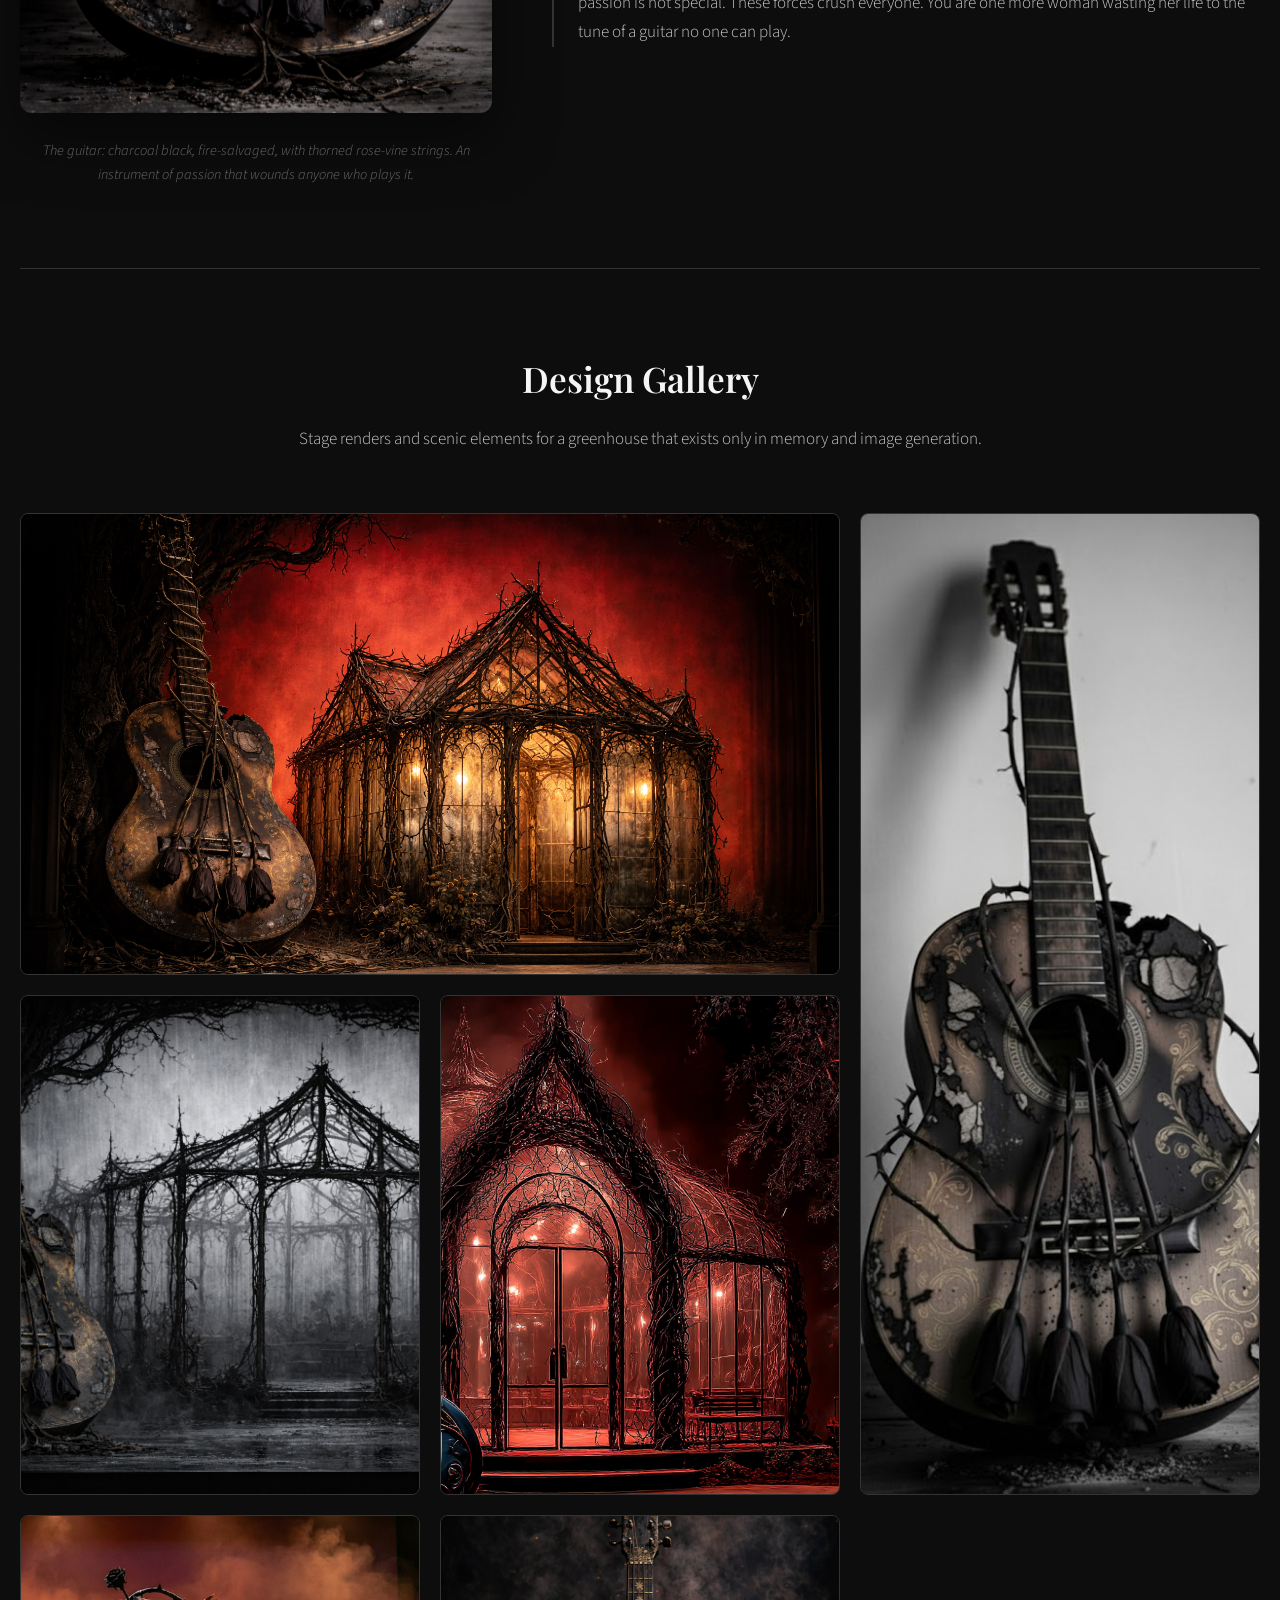
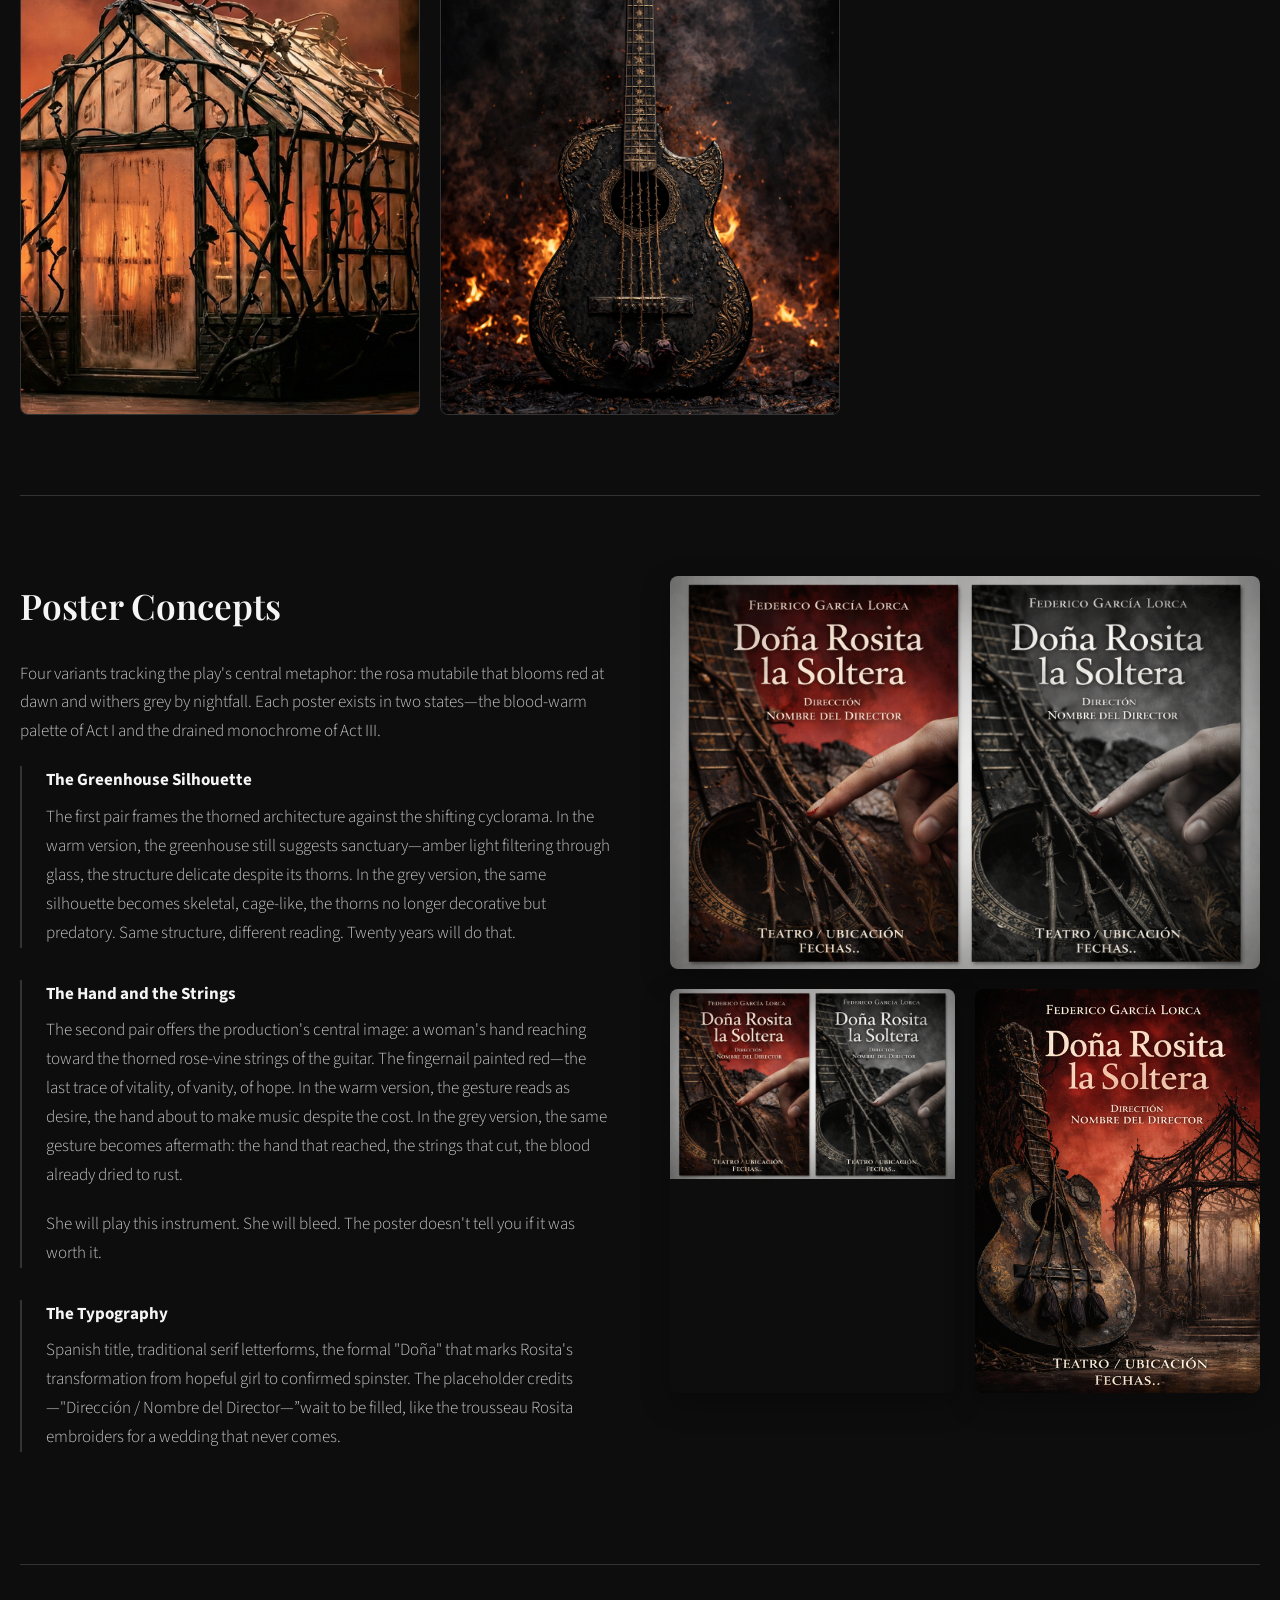
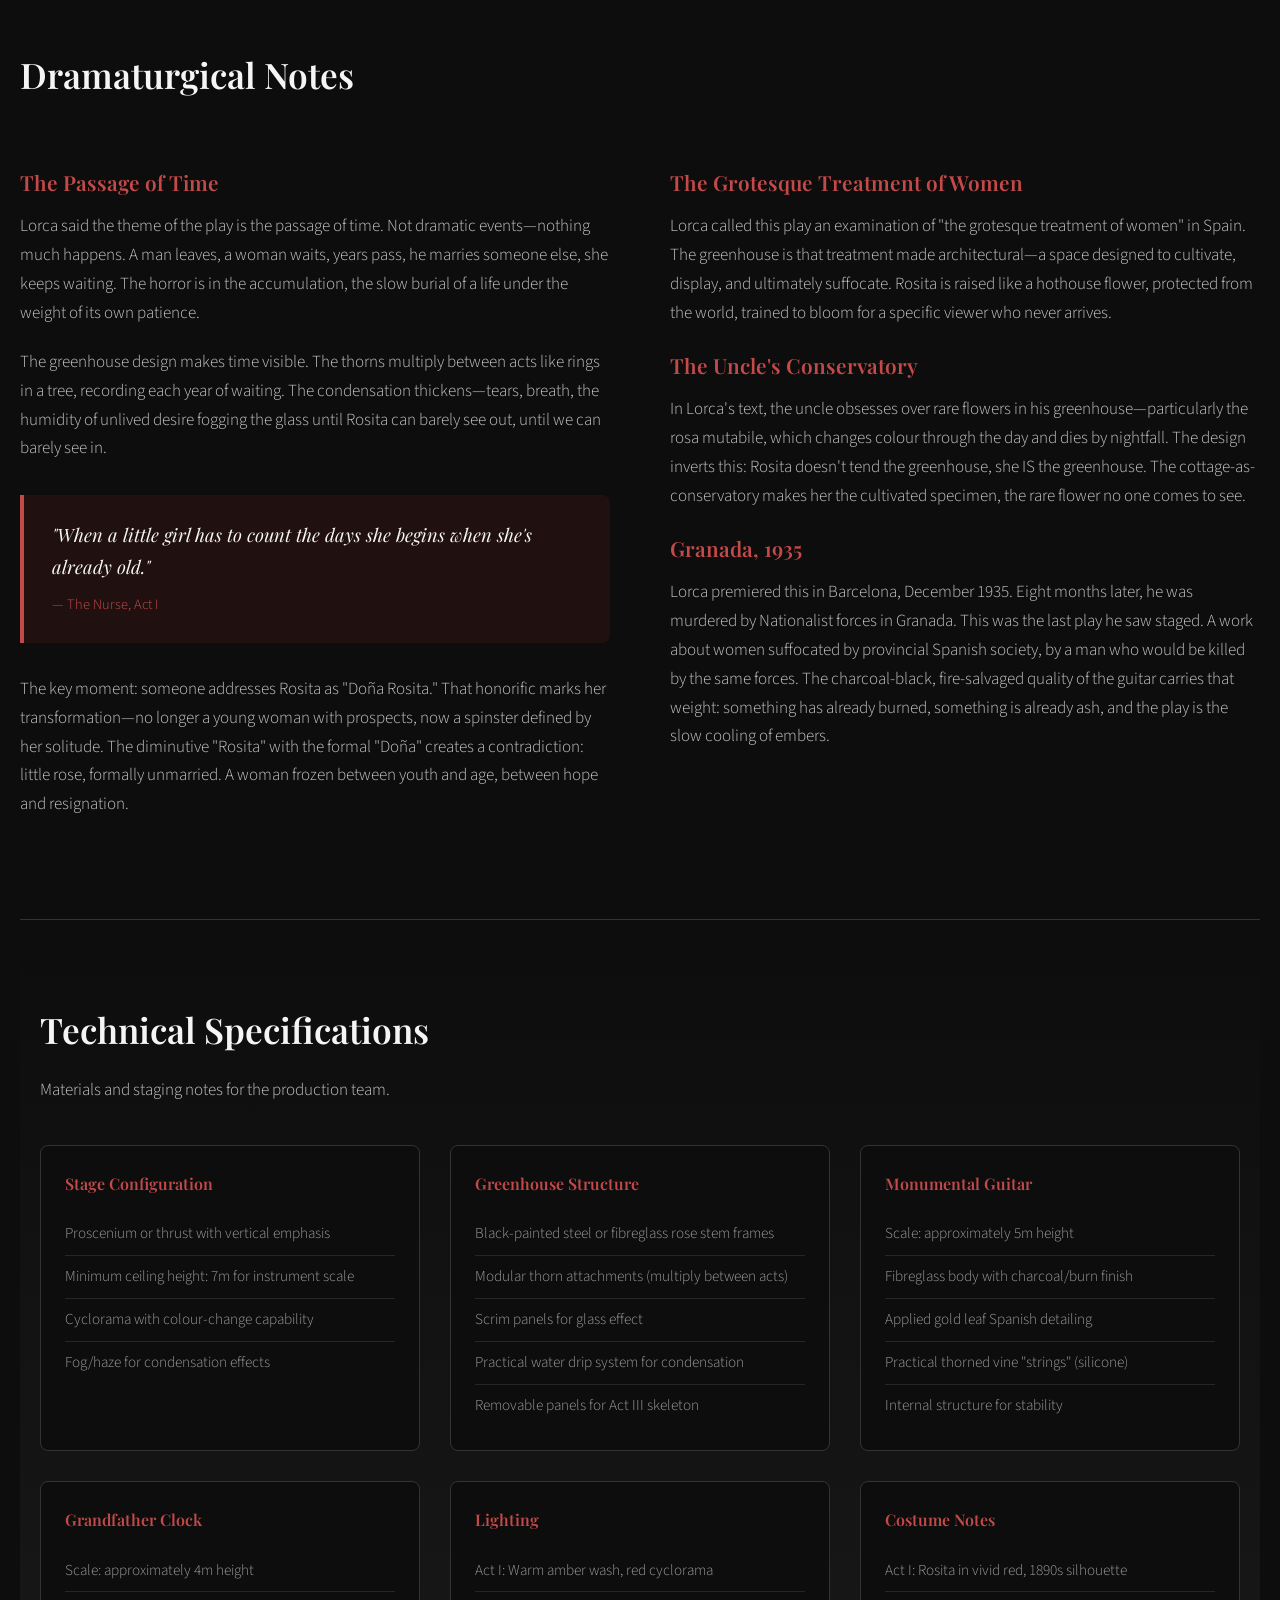
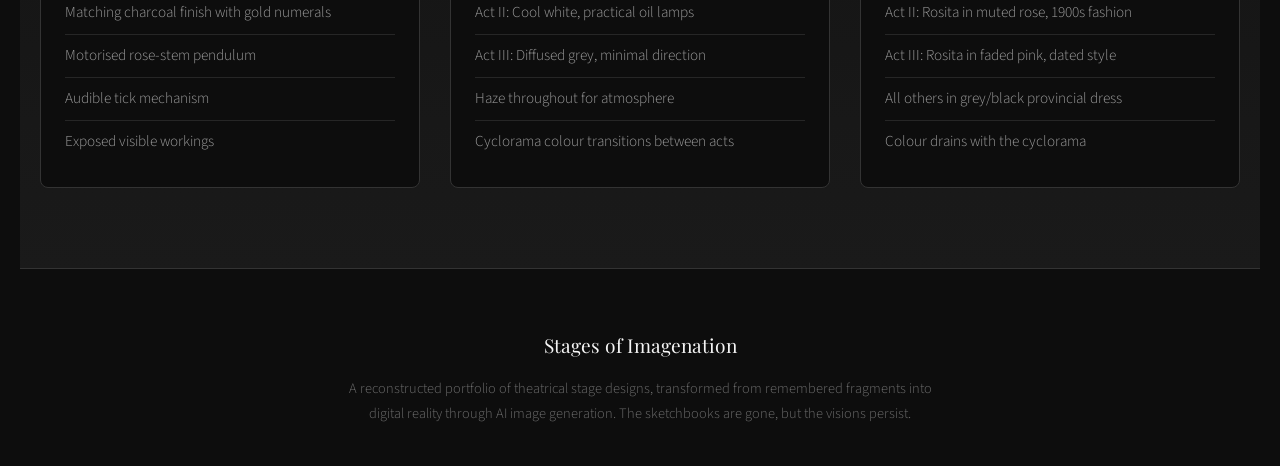
<file: dona-rosita-design.html>
<!DOCTYPE html>
<html lang="en-AU">
<head>
    <meta charset="UTF-8">
    <meta name="viewport" content="width=device-width, initial-scale=1.0">
    <title>Doña Rosita la soltera | Stage Design Concept</title>
    <meta name="description" content="A reconstructed stage design for Federico García Lorca's Doña Rosita la soltera. A greenhouse prison of black rose stems where a woman waits twenty years.">
    <link rel="preconnect" href="https://fonts.googleapis.com">
    <link rel="preconnect" href="https://fonts.gstatic.com" crossorigin>
    <link href="https://fonts.googleapis.com/css2?family=Playfair+Display:ital,wght@0,400;0,600;0,700;1,400&family=Source+Sans+Pro:wght@300;400;600&display=swap" rel="stylesheet">
    <style>
        :root {
            --charcoal-900: #0d0d0d;
            --charcoal-800: #1a1a1a;
            --charcoal-700: #262626;
            --charcoal-600: #333333;
            --stone-grey: #6b6b6b;
            --ash-grey: #9a9a9a;
            --dust-grey: #c4c4c4;
            --ink-white: #f5f5f5;
            --crimson-soft: #c44a4a;
            --crimson-bright: #a32929;
            --crimson-deep: #6b1c1c;
            --gold-soft: #c9a227;
            --gold-muted: #8a7119;
            --crimson-glow: rgba(139, 35, 35, 0.15);
            --shadow-deep: 0 25px 60px rgba(0,0,0,.5);
            --shadow-soft: 0 10px 30px rgba(0,0,0,.3);
            --radius-lg: 12px;
            --radius-md: 8px;
            --font-display: 'Playfair Display', Georgia, serif;
            --font-body: 'Source Sans Pro', 'Segoe UI', sans-serif;
        }

        * {
            margin: 0;
            padding: 0;
            box-sizing: border-box;
        }

        body {
            font-family: var(--font-body);
            font-weight: 300;
            font-size: 17px;
            line-height: 1.7;
            color: var(--dust-grey);
            background: var(--charcoal-900);
            min-height: 100vh;
            -webkit-font-smoothing: antialiased;
        }

        /* Typography */
        h1, h2, h3, h4 {
            font-family: var(--font-display);
            font-weight: 600;
            color: var(--ink-white);
        }

        h1 {
            font-size: clamp(2.2rem, 5vw, 3.5rem);
            line-height: 1.15;
            letter-spacing: -0.02em;
        }

        h2 {
            font-size: clamp(1.6rem, 3vw, 2.2rem);
            margin-bottom: 1rem;
        }

        h3 {
            font-size: 1.3rem;
            margin-bottom: 0.75rem;
            color: var(--crimson-soft);
        }

        p {
            margin-bottom: 1.25rem;
        }

        /* Layout */
        .page-wrapper {
            max-width: 1400px;
            margin: 0 auto;
            padding: 0 20px;
        }

        /* Hero Section */
        .hero {
            min-height: 100vh;
            display: flex;
            flex-direction: column;
            justify-content: center;
            padding: 80px 0;
            position: relative;
            overflow: hidden;
        }

        .hero::before {
            content: '';
            position: absolute;
            top: 0;
            left: 0;
            right: 0;
            bottom: 0;
            background: radial-gradient(ellipse at 30% 20%, var(--crimson-glow) 0%, transparent 50%),
                        radial-gradient(ellipse at 70% 80%, rgba(107, 107, 107, 0.1) 0%, transparent 40%);
            pointer-events: none;
        }

        .hero-content {
            position: relative;
            z-index: 1;
            max-width: 900px;
        }

        .production-tag {
            display: inline-block;
            font-size: 0.85rem;
            font-weight: 600;
            letter-spacing: 0.15em;
            text-transform: uppercase;
            color: var(--crimson-soft);
            margin-bottom: 1.5rem;
            padding-bottom: 0.5rem;
            border-bottom: 1px solid var(--crimson-deep);
        }

        .hero-title {
            margin-bottom: 1.5rem;
        }

        .hero-subtitle {
            font-family: var(--font-display);
            font-style: italic;
            font-size: 1.4rem;
            color: var(--ash-grey);
            margin-bottom: 0.5rem;
        }

        .hero-translation {
            font-size: 1rem;
            color: var(--stone-grey);
            margin-bottom: 2rem;
        }

        .hero-description {
            font-size: 1.1rem;
            max-width: 700px;
            color: var(--dust-grey);
        }

        /* Featured Image */
        .featured-image {
            margin: 60px 0;
            position: relative;
        }

        .featured-image img {
            width: 100%;
            height: auto;
            border-radius: var(--radius-lg);
            box-shadow: var(--shadow-deep);
        }

        .featured-image figcaption {
            margin-top: 1rem;
            font-size: 0.9rem;
            color: var(--stone-grey);
            font-style: italic;
            text-align: center;
        }

        /* Design Concept Section */
        .design-concept {
            padding: 80px 0;
            border-top: 1px solid var(--charcoal-600);
        }

        .concept-header {
            max-width: 800px;
            margin-bottom: 60px;
        }

        .concept-grid {
            display: grid;
            grid-template-columns: 1fr 1fr;
            gap: 40px;
        }

        .concept-block {
            background: linear-gradient(180deg, var(--charcoal-800) 0%, var(--charcoal-900) 100%);
            border: 1px solid var(--charcoal-600);
            border-radius: var(--radius-lg);
            padding: 32px;
            transition: transform 0.3s ease, box-shadow 0.3s ease;
        }

        .concept-block:hover {
            transform: translateY(-4px);
            box-shadow: var(--shadow-soft);
        }

        .concept-block.full-width {
            grid-column: 1 / -1;
        }

        .concept-block h3 {
            display: flex;
            align-items: center;
            gap: 12px;
            margin-bottom: 1rem;
        }

        .concept-block h3::before {
            content: '';
            width: 4px;
            height: 24px;
            background: var(--crimson-soft);
            border-radius: 2px;
        }

        /* Acts Section */
        .acts-section {
            padding: 80px 0;
            border-top: 1px solid var(--charcoal-600);
        }

        .acts-grid {
            display: grid;
            grid-template-columns: repeat(3, 1fr);
            gap: 30px;
            margin-top: 40px;
        }

        .act-card {
            background: linear-gradient(180deg, var(--charcoal-800) 0%, var(--charcoal-900) 100%);
            border: 1px solid var(--charcoal-600);
            border-radius: var(--radius-lg);
            padding: 28px;
            position: relative;
            overflow: hidden;
        }

        .act-card::before {
            content: '';
            position: absolute;
            top: 0;
            left: 0;
            right: 0;
            height: 4px;
        }

        .act-card.act-one::before {
            background: linear-gradient(90deg, var(--crimson-bright) 0%, var(--crimson-soft) 100%);
        }

        .act-card.act-two::before {
            background: linear-gradient(90deg, var(--dust-grey) 0%, var(--ink-white) 100%);
        }

        .act-card.act-three::before {
            background: linear-gradient(90deg, var(--stone-grey) 0%, var(--ash-grey) 100%);
        }

        .act-card h3 {
            font-size: 1.1rem;
            margin-bottom: 0.5rem;
        }

        .act-card .act-year {
            font-size: 0.85rem;
            color: var(--gold-soft);
            margin-bottom: 1rem;
            font-weight: 600;
        }

        .act-card p {
            font-size: 0.95rem;
            margin-bottom: 1rem;
        }

        .act-card p:last-child {
            margin-bottom: 0;
        }

        /* Key Elements Section */
        .elements-section {
            padding: 80px 0;
            border-top: 1px solid var(--charcoal-600);
        }

        .elements-grid {
            display: grid;
            grid-template-columns: 1fr 1.5fr;
            gap: 60px;
            align-items: start;
        }

        .element-visual {
            position: sticky;
            top: 40px;
        }

        .element-visual img {
            width: 100%;
            height: auto;
            border-radius: var(--radius-lg);
            box-shadow: var(--shadow-deep);
        }

        .element-visual figcaption {
            margin-top: 1rem;
            font-size: 0.9rem;
            color: var(--stone-grey);
            font-style: italic;
            text-align: center;
        }

        .element-description h2 {
            margin-bottom: 2rem;
        }

        .element-detail {
            margin-bottom: 2rem;
            padding-left: 1.5rem;
            border-left: 2px solid var(--charcoal-600);
        }

        .element-detail strong {
            color: var(--ink-white);
            display: block;
            margin-bottom: 0.5rem;
        }

        /* Gallery Section */
        .gallery-section {
            padding: 80px 0;
            border-top: 1px solid var(--charcoal-600);
        }

        .gallery-header {
            text-align: center;
            max-width: 700px;
            margin: 0 auto 60px;
        }

        .gallery-grid {
            display: grid;
            grid-template-columns: repeat(3, 1fr);
            gap: 20px;
        }

        .gallery-item {
            position: relative;
            overflow: hidden;
            border-radius: var(--radius-md);
            aspect-ratio: 4/5;
            background: var(--charcoal-800);
            border: 1px solid var(--charcoal-600);
        }

        .gallery-item img {
            width: 100%;
            height: 100%;
            object-fit: cover;
            transition: transform 0.4s ease;
        }

        .gallery-item:hover img {
            transform: scale(1.05);
        }

        .gallery-item.wide {
            grid-column: span 2;
            aspect-ratio: 16/9;
        }

        .gallery-item.tall {
            grid-row: span 2;
            aspect-ratio: auto;
        }

        .gallery-item figcaption {
            position: absolute;
            bottom: 0;
            left: 0;
            right: 0;
            padding: 20px;
            background: linear-gradient(transparent, rgba(0,0,0,0.8));
            color: var(--dust-grey);
            font-size: 0.85rem;
            transform: translateY(100%);
            transition: transform 0.3s ease;
        }

        .gallery-item:hover figcaption {
            transform: translateY(0);
        }

        /* Poster Section */
        .poster-section {
            padding: 80px 0;
            border-top: 1px solid var(--charcoal-600);
        }

        .poster-content {
            display: grid;
            grid-template-columns: 1fr 1fr;
            gap: 60px;
            align-items: start;
        }

        .poster-commentary {
            position: sticky;
            top: 40px;
        }

        .poster-commentary h2 {
            margin-bottom: 1.5rem;
        }

        .poster-grid {
            display: grid;
            grid-template-columns: repeat(2, 1fr);
            gap: 20px;
        }

        .poster-item {
            border-radius: var(--radius-md);
            overflow: hidden;
            box-shadow: var(--shadow-soft);
            transition: transform 0.3s ease;
        }

        .poster-item:hover {
            transform: translateY(-8px);
        }

        .poster-item img {
            width: 100%;
            height: auto;
            display: block;
        }

        /* Dramaturgy Section */
        .dramaturgy-section {
            padding: 80px 0;
            border-top: 1px solid var(--charcoal-600);
        }

        .dramaturgy-content {
            display: grid;
            grid-template-columns: 1fr 1fr;
            gap: 60px;
        }

        .quote-block {
            background: var(--crimson-glow);
            border-left: 4px solid var(--crimson-soft);
            padding: 24px 28px;
            margin: 2rem 0;
            border-radius: 0 var(--radius-md) var(--radius-md) 0;
        }

        .quote-block p {
            font-family: var(--font-display);
            font-style: italic;
            font-size: 1.15rem;
            color: var(--ink-white);
            margin-bottom: 0.5rem;
        }

        .quote-block cite {
            font-size: 0.9rem;
            color: var(--crimson-soft);
            font-style: normal;
        }

        /* Technical Section */
        .technical-section {
            padding: 80px 0;
            border-top: 1px solid var(--charcoal-600);
            background: linear-gradient(180deg, var(--charcoal-900) 0%, var(--charcoal-800) 100%);
        }

        .tech-grid {
            display: grid;
            grid-template-columns: repeat(3, 1fr);
            gap: 30px;
            margin-top: 40px;
        }

        .tech-card {
            background: var(--charcoal-900);
            border: 1px solid var(--charcoal-600);
            border-radius: var(--radius-md);
            padding: 24px;
        }

        .tech-card h4 {
            font-size: 1rem;
            margin-bottom: 1rem;
            color: var(--crimson-soft);
        }

        .tech-list {
            list-style: none;
        }

        .tech-list li {
            padding: 8px 0;
            border-bottom: 1px solid var(--charcoal-700);
            font-size: 0.95rem;
            color: var(--ash-grey);
        }

        .tech-list li:last-child {
            border-bottom: none;
        }

        /* Footer */
        .site-footer {
            padding: 60px 0 40px;
            border-top: 1px solid var(--charcoal-600);
            text-align: center;
        }

        .footer-title {
            font-family: var(--font-display);
            font-size: 1.2rem;
            color: var(--ink-white);
            margin-bottom: 1rem;
        }

        .footer-note {
            font-size: 0.9rem;
            color: var(--stone-grey);
            max-width: 600px;
            margin: 0 auto;
        }

        /* Responsive */
        @media (max-width: 1024px) {
            .concept-grid,
            .elements-grid,
            .dramaturgy-content,
            .poster-content {
                grid-template-columns: 1fr;
            }

            .gallery-grid {
                grid-template-columns: repeat(2, 1fr);
            }

            .acts-grid {
                grid-template-columns: 1fr;
            }

            .tech-grid {
                grid-template-columns: 1fr 1fr;
            }

            .element-visual,
            .poster-commentary {
                position: relative;
                top: 0;
            }

            .poster-grid {
                grid-template-columns: repeat(2, 1fr);
                max-width: 500px;
                margin: 0 auto;
            }
        }

        @media (max-width: 768px) {
            .gallery-grid {
                grid-template-columns: 1fr;
            }

            .gallery-item.wide {
                grid-column: span 1;
            }

            .gallery-item.tall {
                grid-row: span 1;
                aspect-ratio: 4/5;
            }

            .tech-grid {
                grid-template-columns: 1fr;
            }

            .poster-grid {
                grid-template-columns: 1fr;
                max-width: 300px;
            }
        }

        /* Site Navigation */
        .site-nav {
            position: fixed;
            top: 0;
            left: 0;
            right: 0;
            padding: 1rem 2rem;
            z-index: 1000;
            background: linear-gradient(to bottom, rgba(13, 13, 13, 0.95) 0%, rgba(13, 13, 13, 0.8) 70%, transparent 100%);
        }
        .site-nav .nav-container {
            display: flex;
            justify-content: space-between;
            align-items: center;
            max-width: 1400px;
            margin: 0 auto;
        }
        .site-nav .nav-home {
            font-family: var(--font-display);
            font-size: 1rem;
            color: var(--ink-white);
            text-decoration: none;
            transition: color 0.3s ease;
        }
        .site-nav .nav-home:hover {
            color: var(--dust-grey);
        }
        .site-nav .nav-links {
            display: flex;
            gap: 1.5rem;
            list-style: none;
            margin: 0;
            padding: 0;
        }
        .site-nav .nav-links a {
            font-size: 0.85rem;
            color: var(--ash-grey);
            text-decoration: none;
            transition: color 0.3s ease;
        }
        .site-nav .nav-links a:hover {
            color: var(--ink-white);
        }
    </style>
</head>
<body>

    <!-- Site Navigation -->
    <nav class="site-nav">
        <div class="nav-container">
            <a href="index.html" class="nav-home">Stages of Imagenation</a>
            <ul class="nav-links">
                <li><a href="index.html">Works</a></li>
                <li><a href="about.html">About</a></li>
            </ul>
        </div>
    </nav>

<div class="page-wrapper">

    <!-- Hero Section -->
    <header class="hero">
        <div class="hero-content">
            <span class="production-tag">Reconstructed Design Portfolio</span>
            <h1 class="hero-title">Doña Rosita la soltera</h1>
            <p class="hero-subtitle">Federico García Lorca, 1935</p>
            <p class="hero-translation">or The Language of Flowers — A Granadine poem of the nineteenth century</p>
            <div class="hero-description">
                <p>A cottage built as a greenhouse. Black rose stems form the walls—twisted, thorned canes creating an architecture that grows more imprisoning with each act. Glass panels fog with condensation that thickens over twenty years. Against a cyclorama that bleeds from arterial red to bone white to silty grey, a woman waits for a man who will never return.</p>
                <p>Dominating the stage: a monumental Spanish guitar, charcoal black as if salvaged from fire, its strings made of thorned rose vines. Music that wounds.</p>
            </div>
        </div>
    </header>

    <!-- Featured Image -->
    <figure class="featured-image">
        <img src="assets/DRhero.png" alt="Doña Rosita la soltera - Full stage render showing greenhouse prison of black rose stems with monumental guitar against grey cyclorama">
        <figcaption>Act III: The greenhouse skeleton exposed—glass removed, only thorns remaining. The rosa mutabile has withered.</figcaption>
    </figure>

    <!-- Design Concept Section -->
    <section class="design-concept">
        <div class="concept-header">
            <h2>Design Concept</h2>
            <p>The greenhouse as prison. Rosita doesn't tend the conservatory—she is the flower trapped inside it, cultivated and displayed until she withers on the stem. The architecture of waiting made visible: glass walls fogging with the accumulated breath of unlived years, thorns pressing inward, a space that grows smaller as hope drains away.</p>
        </div>

        <div class="concept-grid">
            <div class="concept-block">
                <h3>The Space</h3>
                <p>A cottage constructed from twisted black rose stem canes forming walls, doorframes, and a peaked roof. Glass panels (or theatrical scrim suggesting glass) fill the spaces between stems, fogged with condensation that thickens across each act.</p>
                <p>By Act III, the interior is barely visible through the moisture—Rosita seen as through tears. The glass is removed entirely for the final scenes, leaving only the skeleton of thorns as the family is evicted, the greenhouse dismantled to its bones.</p>
            </div>

            <div class="concept-block">
                <h3>The Monumental Instruments</h3>
                <p>Stage left, a massive Spanish guitar leans against a gnarled tree trunk—scaled to perhaps three times human height, charcoal black as if salvaged from fire, with ornate Spanish gold embossed detailing on its body. The strings are thick thorned rose vines, catching light like needles.</p>
                <p>No one plays the guitar. No one can.</p>
            </div>

            <div class="concept-block">
                <h3>The Rosa Mutabile</h3>
                <p>Lorca's central metaphor made literal in the cyclorama's progression: deep arterial red in Act I (Rosita in bloom, dressed in vivid red), bone white in Act II (the bleaching of hope), and silty grey in Act III (the flower that cannot even fall from its stem).</p>
                <p>The colour drains from the world as Rosita drains from herself. By the final scene, even memory has faded to ash.</p>
            </div>

            <div class="concept-block">
                <h3>Lighting Concept</h3>
                <p>Act I: Warm amber wash filtering through glass, the red cyclorama glowing. Romantic decay—the condensation almost beautiful.</p>
                <p>Act II: Cooler, flatter light. Practical oil lamps create isolated pockets of warmth within increasing coldness. The white cyclorama exposes rather than flatters.</p>
                <p>Act III: Grey, diffused, directionless. Light struggles through thick condensation. Rosita lit from within as if she is the only source of warmth left—and fading.</p>
            </div>

            <div class="concept-block full-width">
                <h3>Atmospheric Notes</h3>
                <p>The condensation should feel alive—droplets forming, sliding down glass, pooling. A space that weeps. The thorns should catch light, glinting like needles or teeth. The audience should feel both the seduction of this enclosed garden and its slow violence—the way beauty can trap you, the way patience becomes paralysis, the way a woman can be cultivated and displayed until she withers on the stem.</p>
                <p>The guitar rests as a monument to forces too enormous to escape. A relic pulled from some catastrophe, still bearing scorch marks. Rosita's greenhouse sits dwarfed beneath these charred giants—her whole life just a footnote to passion and time.</p>
            </div>
        </div>
    </section>

    <!-- Acts Section -->
    <section class="acts-section">
        <div class="concept-header">
            <h2>The Three Acts</h2>
            <p>Twenty years. Three acts. The world modernising around her while she embroiders her trousseau and watches the post. The greenhouse grows more imprisoning as hope drains away.</p>
        </div>

        <div class="acts-grid">
            <div class="act-card act-one">
                <h3>Act I — The Bloom</h3>
                <p class="act-year">1890</p>
                <p>Delicate thorned architecture, glass panels with light condensation. Warm amber light filters through, the deep red cyclorama glowing behind. The greenhouse still breathes.</p>
                <p>Rosita enters in vivid red. Her cousin leaves for Tucumán, promising return. She promises to wait. The rosa mutabile blooms crimson at dawn.</p>
            </div>

            <div class="act-card act-two">
                <h3>Act II — The Bleaching</h3>
                <p class="act-year">1900</p>
                <p>The rose stems have multiplied—more thorned canes crossing and interweaving. Glass panels heavily fogged with thick condensation, droplets streaming down. The bone white cyclorama creates clinical exposure.</p>
                <p>Ten years. The letters still arrive. The trousseau grows. The world changes. Rosita does not. The rosa mutabile whitens at midday.</p>
            </div>

            <div class="act-card act-three">
                <h3>Act III — The Withering</h3>
                <p class="act-year">1910</p>
                <p>The glass is gone. Only the skeleton of dense black thorns remains, a cage-like structure against silty grey. Condensation pooled on the floor. The space dismantled, exposed, the family being evicted.</p>
                <p>He married another. Everyone knew. She waited anyway. Now they address her as "Doña—”the spinster. The rosa mutabile fades at nightfall, too withered to fall.</p>
            </div>
        </div>
    </section>

    <!-- Key Elements Section -->
    <section class="elements-section">
        <div class="elements-grid">
            <div class="element-visual">
                <figure>
                    <img src="assets/DRguitarhero.png" alt="The monumental guitar with rose-vine strings and fire-damaged body with Spanish gold detailing">
                    <figcaption>The guitar: charcoal black, fire-salvaged, with thorned rose-vine strings. An instrument of passion that wounds anyone who plays it.</figcaption>
                </figure>
            </div>
            <div class="element-description">
                <h2>The Instruments of Waiting</h2>
                <p>Two objects dominate the stage, dwarfing the human figures and the greenhouse itself. They are monuments to forces larger than any individual life—passion and time, desire and decay.</p>

                <div class="element-detail">
                    <strong>The Guitar</strong>
                    <p>A monumental Spanish guitar, three times human height, leaning against a gnarled dead tree. Charcoal black as if salvaged from a fire, its surface showing the scorched patina of something that has already burned. Ornate Spanish gold embossing—floral scrollwork, traditional patterns—survives on the body like memory persisting through destruction.</p>
                    <p>The strings are thick thorned rose vines, stretched taut, catching light like needles. To play this instrument is to bleed. The music of Andalusian passion becomes an act of self-harm. No one touches it. It stands as warning, as accusation, as the culture that wounds women by demanding they wait, they hope, they perform devotion until their hands are shredded.</p>
                </div>

                <div class="element-detail">
                    <strong>The Scale</strong>
                    <p>These objects are not props—they are architecture. They dwarf the greenhouse, dwarf Rosita, dwarf the domestic drama playing out beneath them. The scale says: your waiting is not unique. Your passion is not special. These forces crush everyone. You are one more woman wasting her life to the tune of a guitar no one can play.</p>
                </div>
            </div>
        </div>
    </section>

    <!-- Gallery Section -->
    <section class="gallery-section">
        <div class="gallery-header">
            <h2>Design Gallery</h2>
            <p>Stage renders and scenic elements for a greenhouse that exists only in memory and image generation.</p>
        </div>

        <div class="gallery-grid">
            <figure class="gallery-item wide">
                <img src="assets/DRset1.png" alt="Full stage render - Act I">
                <figcaption>Full stage: the greenhouse in bloom, red cyclorama, condensation just beginning</figcaption>
            </figure>
            <figure class="gallery-item tall">
                <img src="assets/DRguitar2.jpg" alt="Guitar detail with rose vine strings">
                <figcaption>Detail: fire-salvaged guitar with Spanish gold embossing</figcaption>
            </figure>
            <figure class="gallery-item">
                <img src="assets/DRset2.png" alt="Stage render - later act">
                <figcaption>The greenhouse as cage: thorns multiplying, light draining</figcaption>
            </figure>
            <figure class="gallery-item">
                <img src="assets/DRg.png" alt="Guitarcomposition">
                <figcaption>The instrument of waiting</figcaption>
            </figure>
            <figure class="gallery-item">
                <img src="assets/DRset5.png" alt="Stage render - later act">
                <figcaption>The greenhouse as cage: stifling condensation</figcaption>
            </figure>
            <figure class="gallery-item">
                <img src="assets/DRguitar4.png" alt="Guitar prop">
                <figcaption>Thorn infested strings running to the guitar bridge had to be generated separately. Nano Banana and Midjourney both struggled to substitute strings for rose stems and constantly added the roses is decoration despite negative prompting 'no strings'.</figcaption>
            </figure>
        </div>
    </section>

    <!-- Poster Section -->
    <section class="poster-section">
        <div class="poster-content">
            <div class="poster-commentary">
                <h2>Poster Concepts</h2>
                <p>Four variants tracking the play's central metaphor: the rosa mutabile that blooms red at dawn and withers grey by nightfall. Each poster exists in two states—the blood-warm palette of Act I and the drained monochrome of Act III.</p>
                
                <div class="element-detail">
                    <strong>The Greenhouse Silhouette</strong>
                    <p>The first pair frames the thorned architecture against the shifting cyclorama. In the warm version, the greenhouse still suggests sanctuary—amber light filtering through glass, the structure delicate despite its thorns. In the grey version, the same silhouette becomes skeletal, cage-like, the thorns no longer decorative but predatory. Same structure, different reading. Twenty years will do that.</p>
                </div>

                <div class="element-detail">
                    <strong>The Hand and the Strings</strong>
                    <p>The second pair offers the production's central image: a woman's hand reaching toward the thorned rose-vine strings of the guitar. The fingernail painted red—the last trace of vitality, of vanity, of hope. In the warm version, the gesture reads as desire, the hand about to make music despite the cost. In the grey version, the same gesture becomes aftermath: the hand that reached, the strings that cut, the blood already dried to rust.</p>
                    <p>She will play this instrument. She will bleed. The poster doesn't tell you if it was worth it.</p>
                </div>

                <div class="element-detail">
                    <strong>The Typography</strong>
                    <p>Spanish title, traditional serif letterforms, the formal "Doña" that marks Rosita's transformation from hopeful girl to confirmed spinster. The placeholder credits—"Dirección / Nombre del Director—”wait to be filled, like the trousseau Rosita embroiders for a wedding that never comes.</p>
                </div>
            </div>
            <div class="poster-grid">
                <figure class="poster-item" style="grid-column: span 2;">
                    <img src="assets/DRposter2.png" alt="All four poster variants showing the rosa mutabile progression from red to grey">
                </figure>
                <figure class="poster-item">
                    <img src="assets/DRposter2.png" alt="Production poster - greenhouse silhouette, warm red palette">
                </figure>
                <figure class="poster-item">
                    <img src="assets/DRposter1.png" alt="Production poster - hand reaching for thorned strings, warm and grey variants">
                </figure>
            </div>
        </div>
    </section>

    <!-- Dramaturgy Section -->
    <section class="dramaturgy-section">
        <div class="concept-header">
            <h2>Dramaturgical Notes</h2>
        </div>

        <div class="dramaturgy-content">
            <div>
                <h3>The Passage of Time</h3>
                <p>Lorca said the theme of the play is the passage of time. Not dramatic events—nothing much happens. A man leaves, a woman waits, years pass, he marries someone else, she keeps waiting. The horror is in the accumulation, the slow burial of a life under the weight of its own patience.</p>
                <p>The greenhouse design makes time visible. The thorns multiply between acts like rings in a tree, recording each year of waiting. The condensation thickens—tears, breath, the humidity of unlived desire fogging the glass until Rosita can barely see out, until we can barely see in.</p>

                <div class="quote-block">
                    <p>"When a little girl has to count the days she begins when she's already old."</p>
                    <cite>— The Nurse, Act I</cite>
                </div>

                <p>The key moment: someone addresses Rosita as "Doña Rosita." That honorific marks her transformation—no longer a young woman with prospects, now a spinster defined by her solitude. The diminutive "Rosita" with the formal "Doña" creates a contradiction: little rose, formally unmarried. A woman frozen between youth and age, between hope and resignation.</p>
            </div>

            <div>
                <h3>The Grotesque Treatment of Women</h3>
                <p>Lorca called this play an examination of "the grotesque treatment of women" in Spain. The greenhouse is that treatment made architectural—a space designed to cultivate, display, and ultimately suffocate. Rosita is raised like a hothouse flower, protected from the world, trained to bloom for a specific viewer who never arrives.</p>
                
                <h3>The Uncle's Conservatory</h3>
                <p>In Lorca's text, the uncle obsesses over rare flowers in his greenhouse—particularly the rosa mutabile, which changes colour through the day and dies by nightfall. The design inverts this: Rosita doesn't tend the greenhouse, she IS the greenhouse. The cottage-as-conservatory makes her the cultivated specimen, the rare flower no one comes to see.</p>

                <h3>Granada, 1935</h3>
                <p>Lorca premiered this in Barcelona, December 1935. Eight months later, he was murdered by Nationalist forces in Granada. This was the last play he saw staged. A work about women suffocated by provincial Spanish society, by a man who would be killed by the same forces. The charcoal-black, fire-salvaged quality of the guitar carries that weight: something has already burned, something is already ash, and the play is the slow cooling of embers.</p>
            </div>
        </div>
    </section>

    <!-- Technical Section -->
    <section class="technical-section">
        <div class="page-wrapper">
            <h2>Technical Specifications</h2>
            <p>Materials and staging notes for the production team.</p>

            <div class="tech-grid">
                <div class="tech-card">
                    <h4>Stage Configuration</h4>
                    <ul class="tech-list">
                        <li>Proscenium or thrust with vertical emphasis</li>
                        <li>Minimum ceiling height: 7m for instrument scale</li>
                        <li>Cyclorama with colour-change capability</li>
                        <li>Fog/haze for condensation effects</li>
                    </ul>
                </div>

                <div class="tech-card">
                    <h4>Greenhouse Structure</h4>
                    <ul class="tech-list">
                        <li>Black-painted steel or fibreglass rose stem frames</li>
                        <li>Modular thorn attachments (multiply between acts)</li>
                        <li>Scrim panels for glass effect</li>
                        <li>Practical water drip system for condensation</li>
                        <li>Removable panels for Act III skeleton</li>
                    </ul>
                </div>

                <div class="tech-card">
                    <h4>Monumental Guitar</h4>
                    <ul class="tech-list">
                        <li>Scale: approximately 5m height</li>
                        <li>Fibreglass body with charcoal/burn finish</li>
                        <li>Applied gold leaf Spanish detailing</li>
                        <li>Practical thorned vine "strings" (silicone)</li>
                        <li>Internal structure for stability</li>
                    </ul>
                </div>

                <div class="tech-card">
                    <h4>Grandfather Clock</h4>
                    <ul class="tech-list">
                        <li>Scale: approximately 4m height</li>
                        <li>Matching charcoal finish with gold numerals</li>
                        <li>Motorised rose-stem pendulum</li>
                        <li>Audible tick mechanism</li>
                        <li>Exposed visible workings</li>
                    </ul>
                </div>

                <div class="tech-card">
                    <h4>Lighting</h4>
                    <ul class="tech-list">
                        <li>Act I: Warm amber wash, red cyclorama</li>
                        <li>Act II: Cool white, practical oil lamps</li>
                        <li>Act III: Diffused grey, minimal direction</li>
                        <li>Haze throughout for atmosphere</li>
                        <li>Cyclorama colour transitions between acts</li>
                    </ul>
                </div>

                <div class="tech-card">
                    <h4>Costume Notes</h4>
                    <ul class="tech-list">
                        <li>Act I: Rosita in vivid red, 1890s silhouette</li>
                        <li>Act II: Rosita in muted rose, 1900s fashion</li>
                        <li>Act III: Rosita in faded pink, dated style</li>
                        <li>All others in grey/black provincial dress</li>
                        <li>Colour drains with the cyclorama</li>
                    </ul>
                </div>
            </div>
        </div>
    </section>

    <!-- Footer -->
    <footer class="site-footer">
        <p class="footer-title">Stages of Imagenation</p>
        <p class="footer-note">A reconstructed portfolio of theatrical stage designs, transformed from remembered fragments into digital reality through AI image generation. The sketchbooks are gone, but the visions persist.</p>
    </footer>

</div>

</body>
</html>
</file>
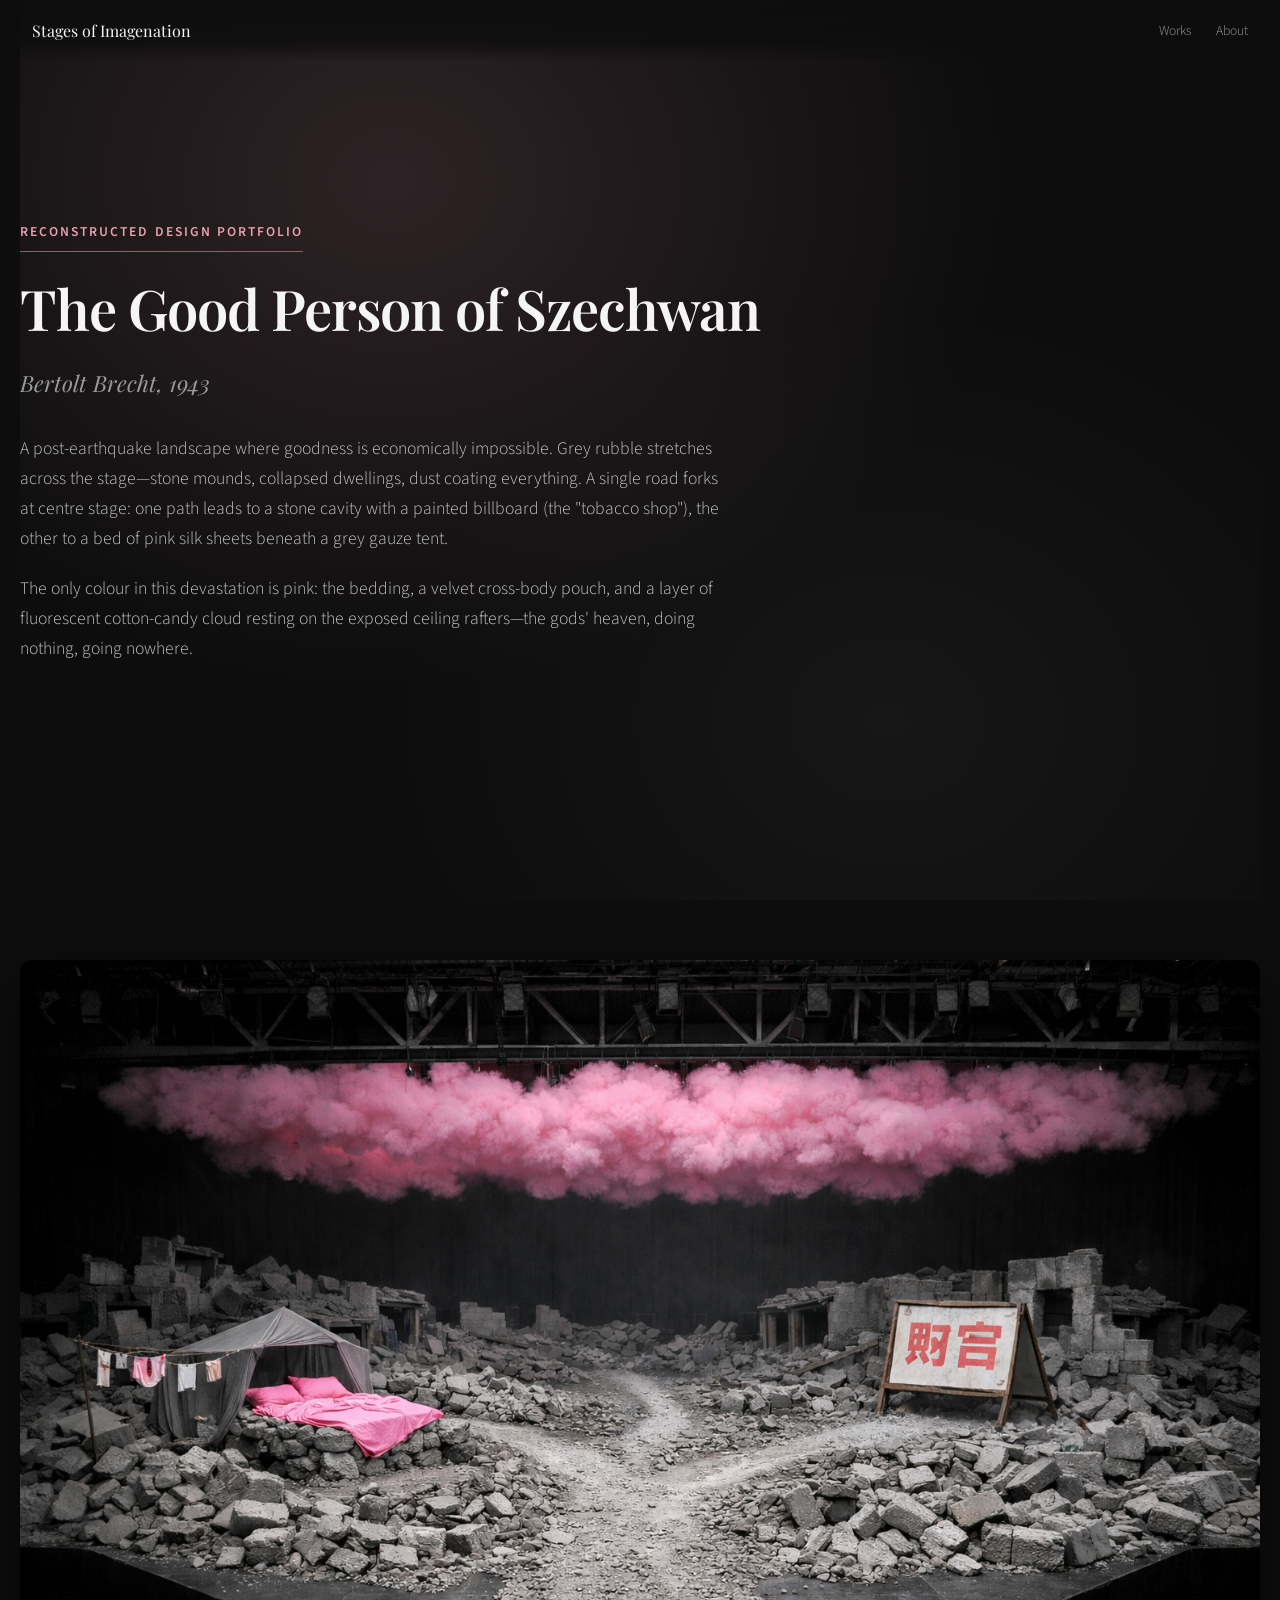
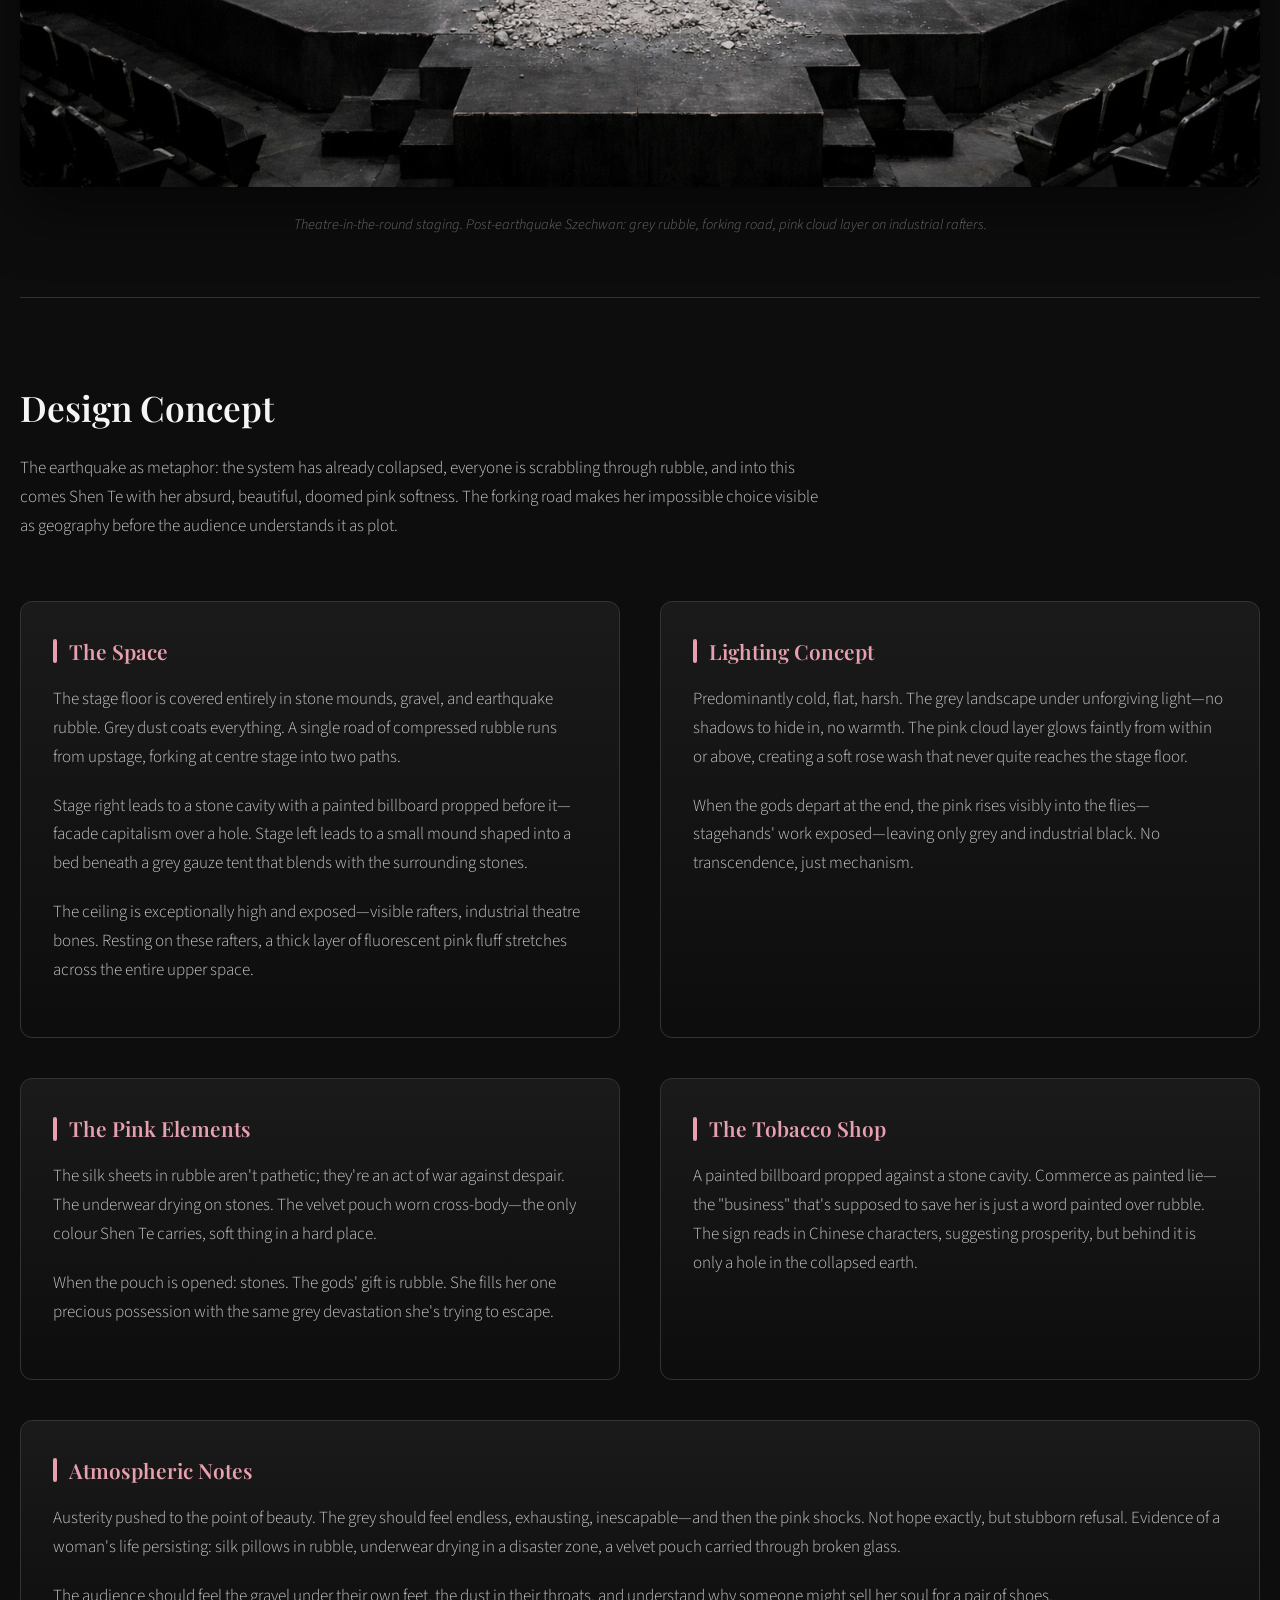
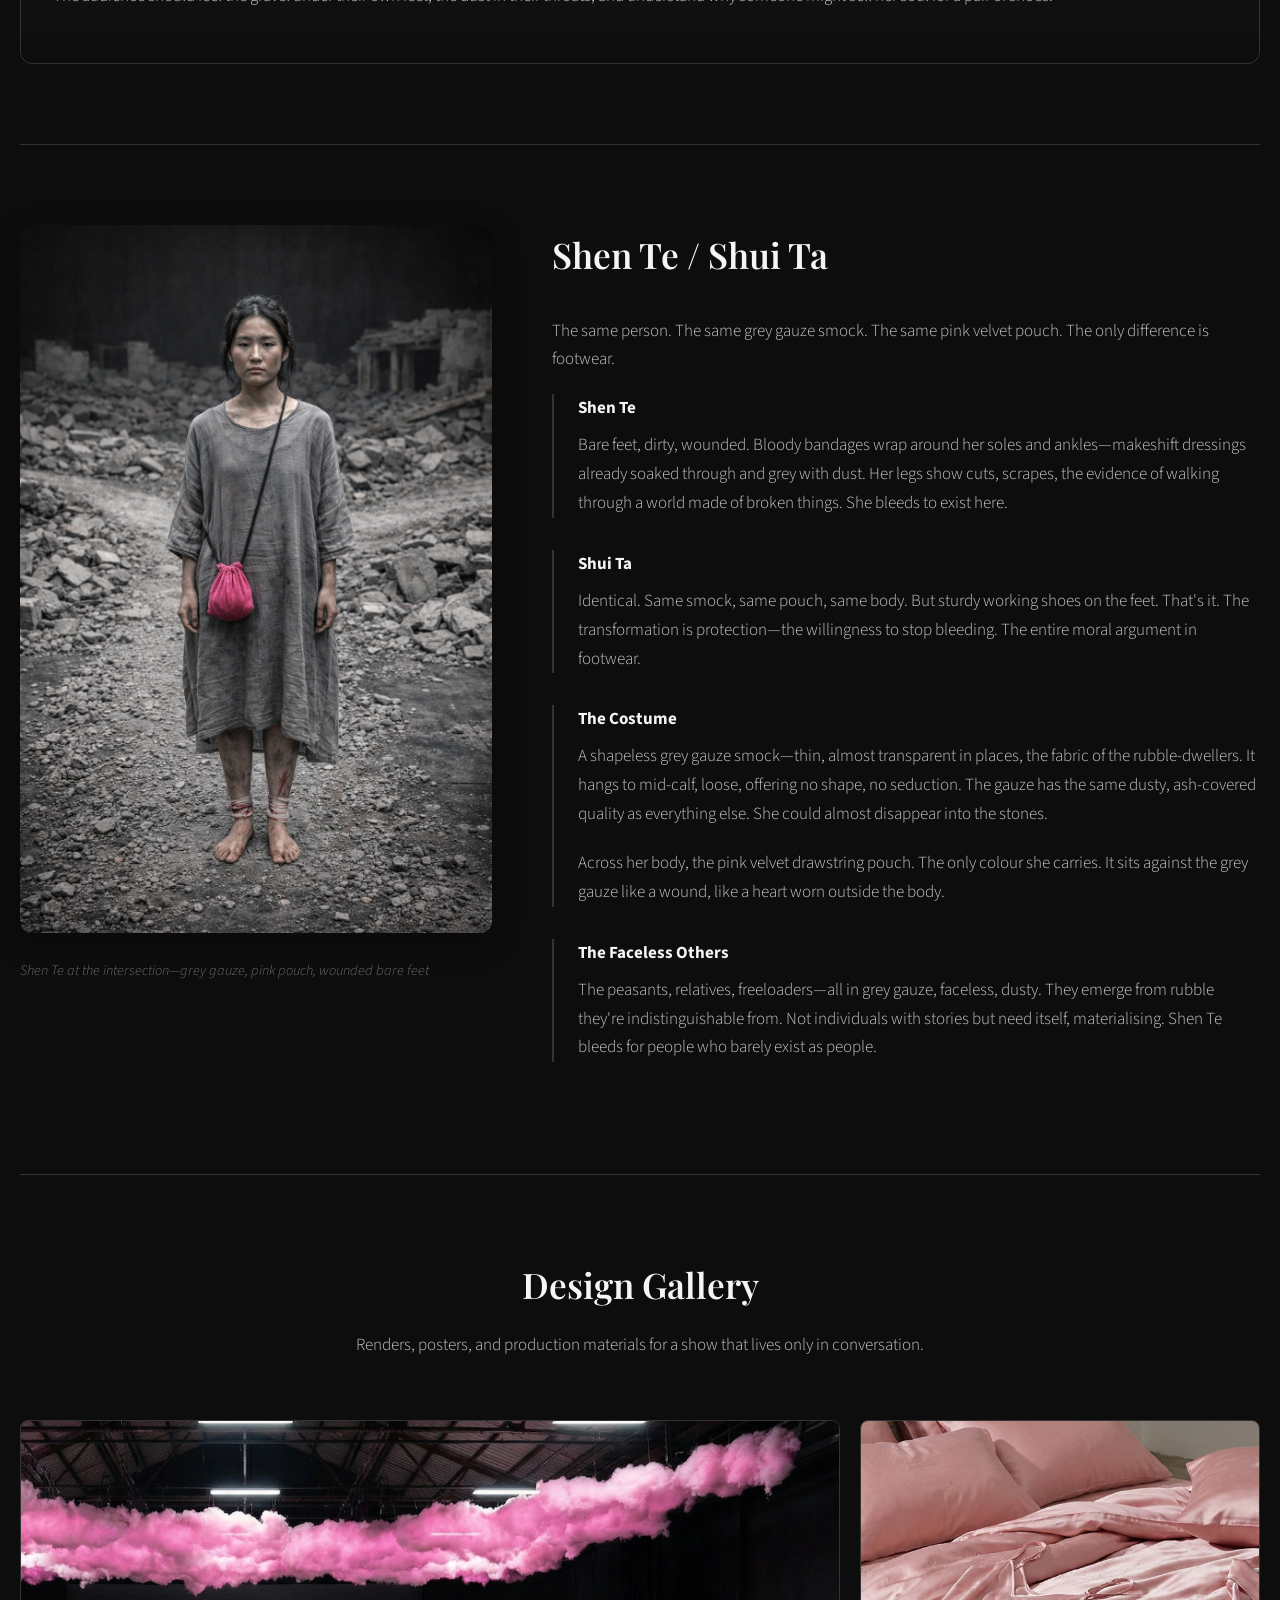
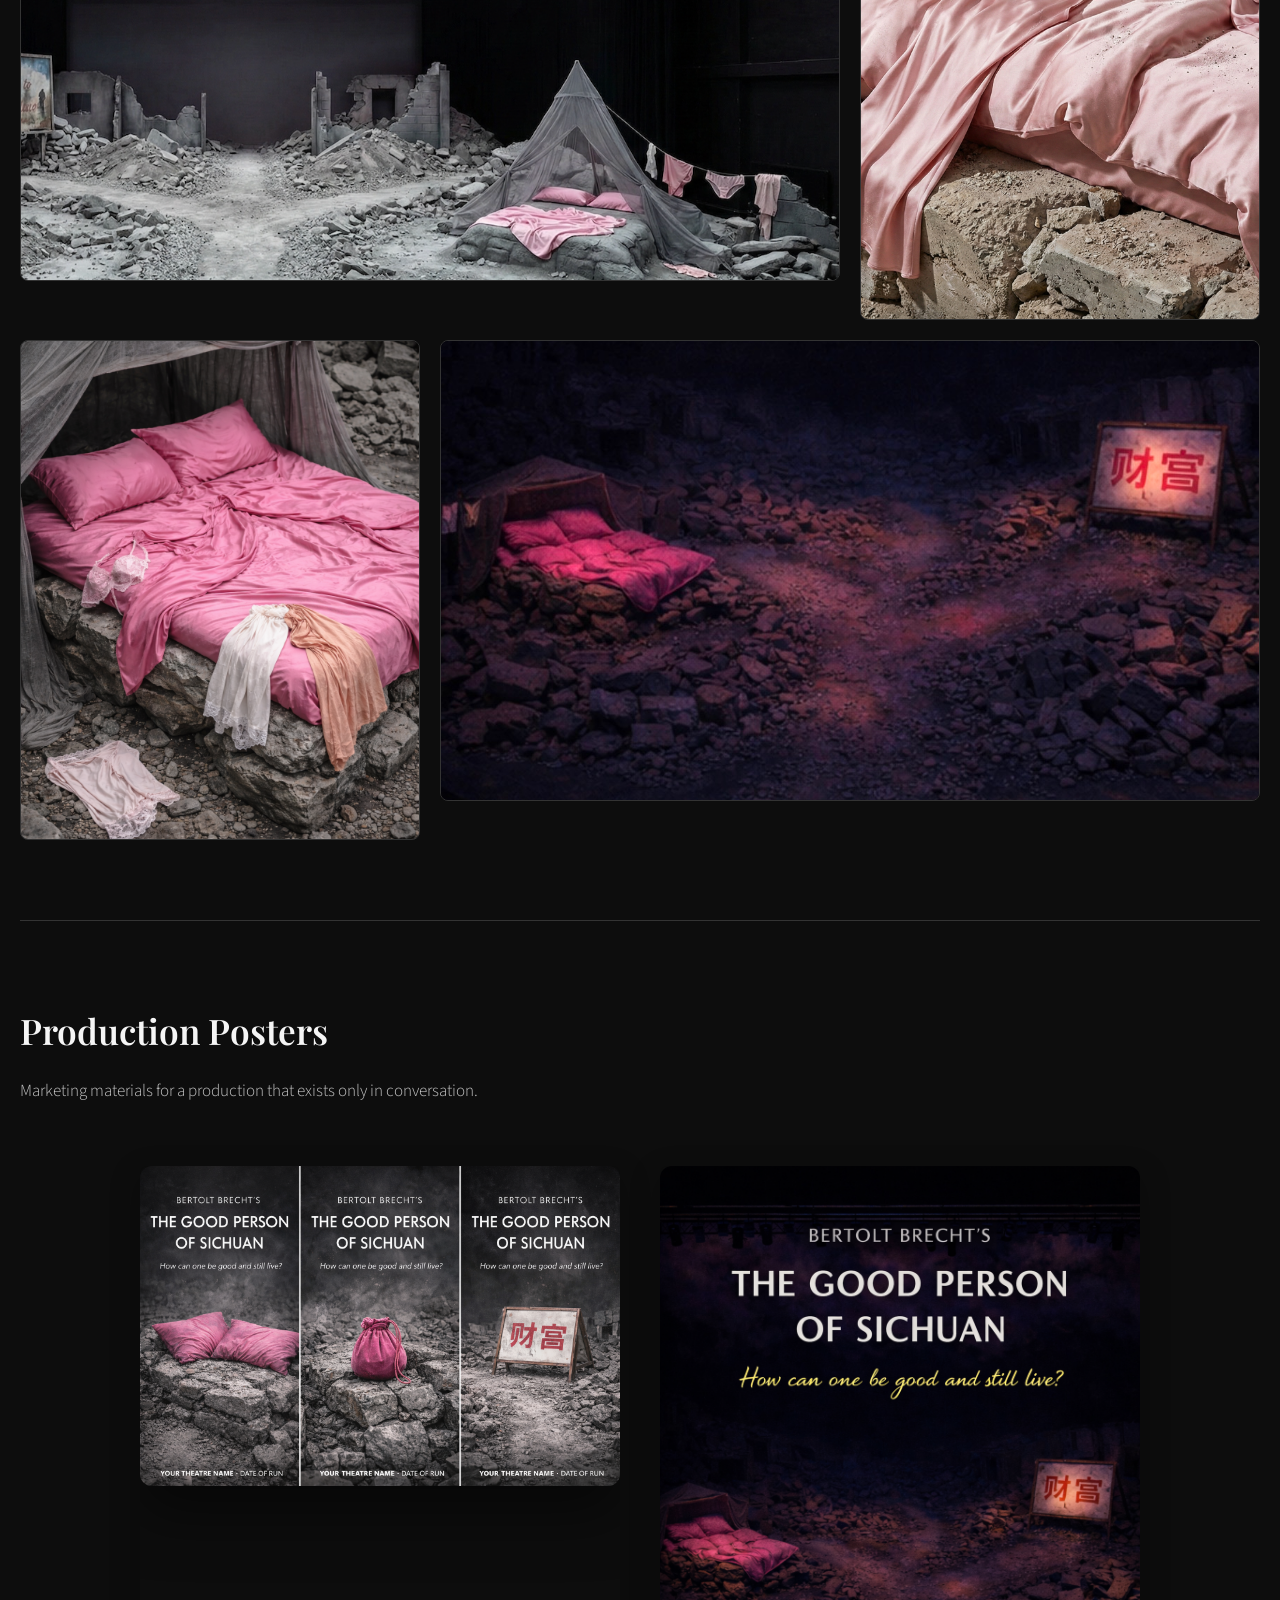
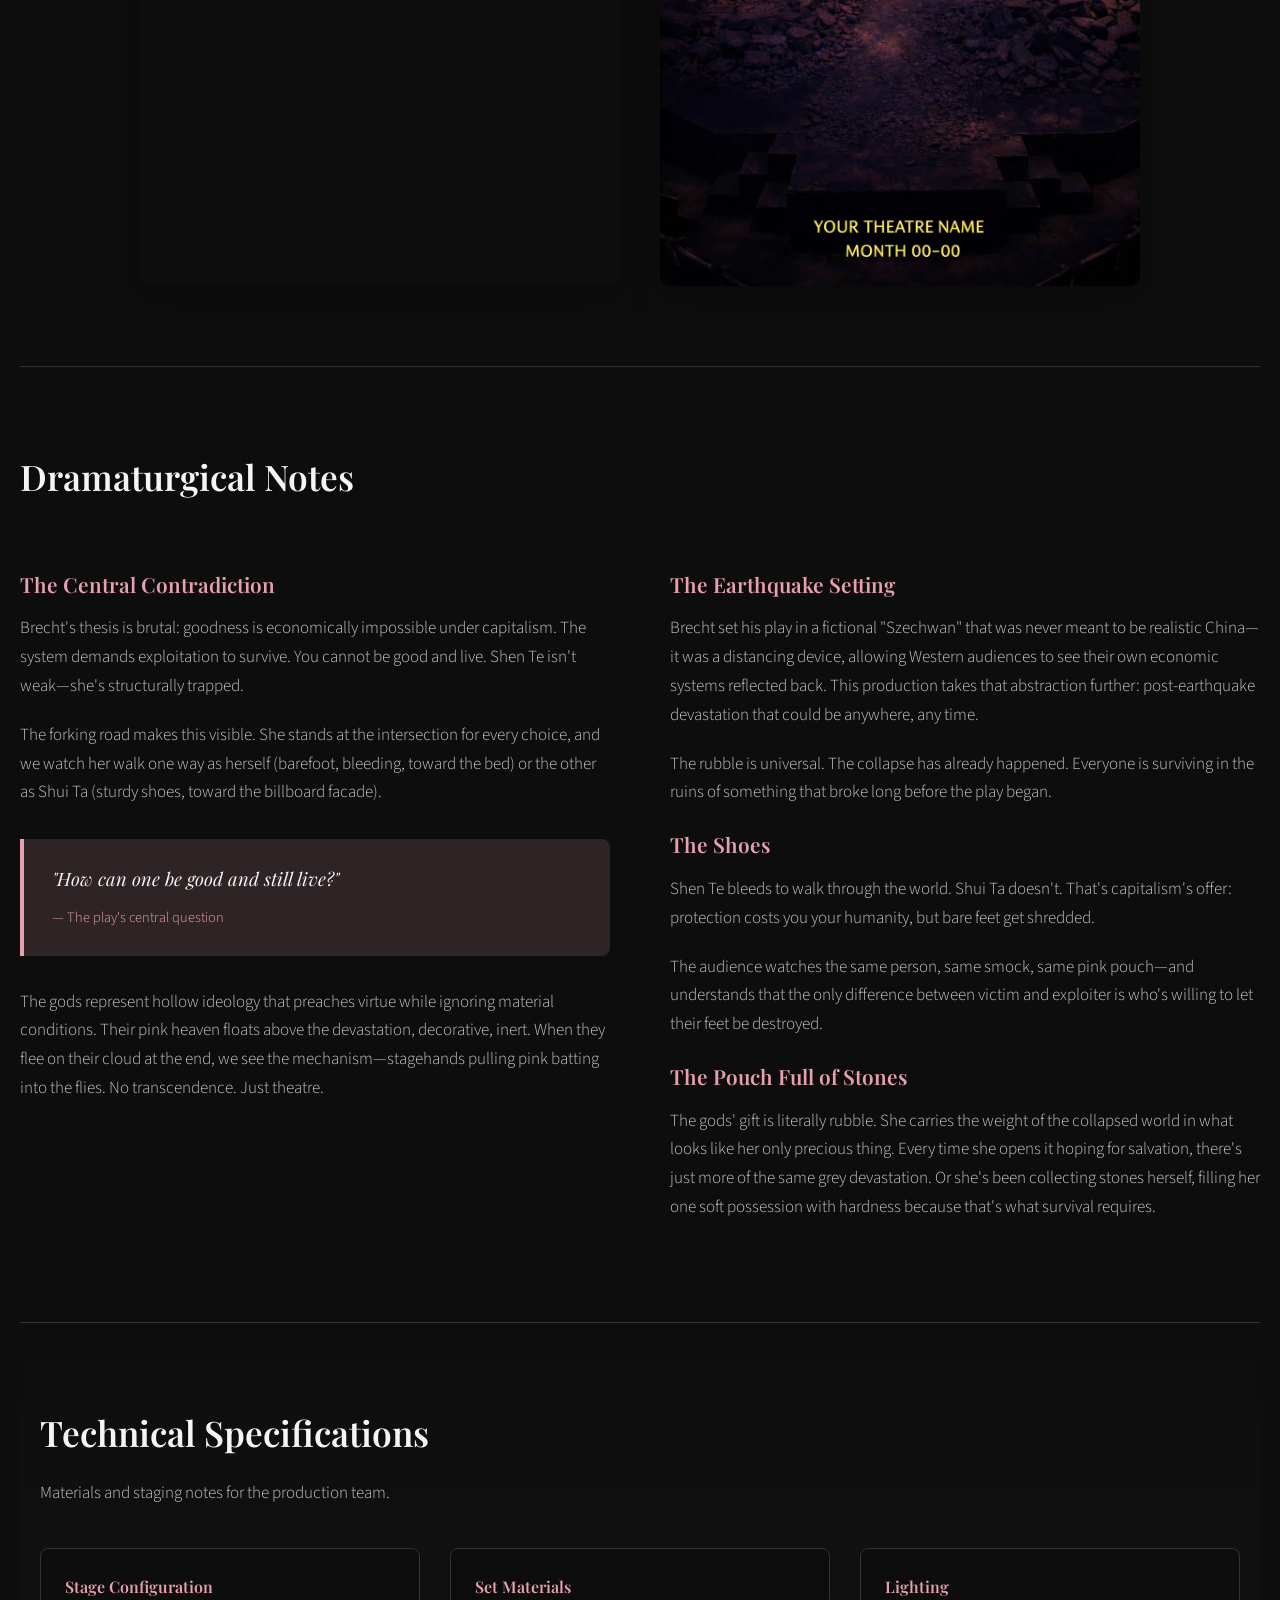
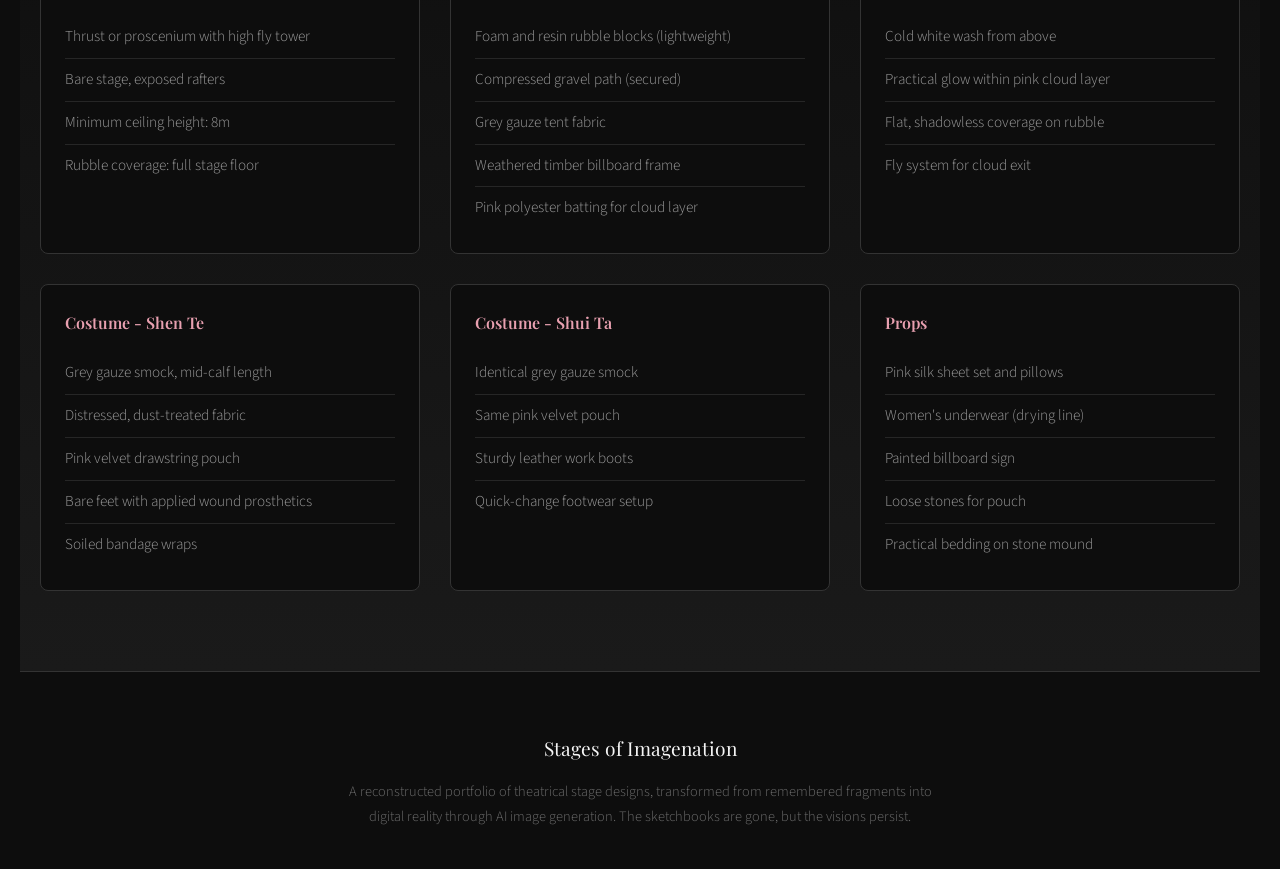
<file: good-person-szechwan-design.html>
<!DOCTYPE html>
<html lang="en-AU">
<head>
    <meta charset="UTF-8">
    <meta name="viewport" content="width=device-width, initial-scale=1.0">
    <title>The Good Person of Szechwan | Stage Design Concept</title>
    <meta name="description" content="A reconstructed stage design for Bertolt Brecht's The Good Person of Szechwan. Post-earthquake rubble landscape with isolated pink elements as defiance against systemic collapse.">
    <link rel="preconnect" href="https://fonts.googleapis.com">
    <link rel="preconnect" href="https://fonts.gstatic.com" crossorigin>
    <link href="https://fonts.googleapis.com/css2?family=Playfair+Display:ital,wght@0,400;0,600;0,700;1,400&family=Source+Sans+Pro:wght@300;400;600&display=swap" rel="stylesheet">
    <style>
        :root {
            --charcoal-900: #0d0d0d;
            --charcoal-800: #1a1a1a;
            --charcoal-700: #262626;
            --charcoal-600: #333333;
            --stone-grey: #6b6b6b;
            --ash-grey: #9a9a9a;
            --dust-grey: #c4c4c4;
            --ink-white: #f5f5f5;
            --pink-soft: #e8a0b0;
            --pink-bright: #ff6b8a;
            --pink-deep: #c44569;
            --pink-glow: rgba(232, 160, 176, 0.15);
            --shadow-deep: 0 25px 60px rgba(0,0,0,.5);
            --shadow-soft: 0 10px 30px rgba(0,0,0,.3);
            --radius-lg: 12px;
            --radius-md: 8px;
            --font-display: 'Playfair Display', Georgia, serif;
            --font-body: 'Source Sans Pro', 'Segoe UI', sans-serif;
        }

        * {
            margin: 0;
            padding: 0;
            box-sizing: border-box;
        }

        body {
            font-family: var(--font-body);
            font-weight: 300;
            font-size: 17px;
            line-height: 1.7;
            color: var(--dust-grey);
            background: var(--charcoal-900);
            min-height: 100vh;
            -webkit-font-smoothing: antialiased;
        }

        /* Typography */
        h1, h2, h3, h4 {
            font-family: var(--font-display);
            font-weight: 600;
            color: var(--ink-white);
        }

        h1 {
            font-size: clamp(2.2rem, 5vw, 3.5rem);
            line-height: 1.15;
            letter-spacing: -0.02em;
        }

        h2 {
            font-size: clamp(1.6rem, 3vw, 2.2rem);
            margin-bottom: 1rem;
        }

        h3 {
            font-size: 1.3rem;
            margin-bottom: 0.75rem;
            color: var(--pink-soft);
        }

        p {
            margin-bottom: 1.25rem;
        }

        /* Layout */
        .page-wrapper {
            max-width: 1400px;
            margin: 0 auto;
            padding: 0 20px;
        }

        /* Hero Section */
        .hero {
            min-height: 100vh;
            display: flex;
            flex-direction: column;
            justify-content: center;
            padding: 80px 0;
            position: relative;
            overflow: hidden;
        }

        .hero::before {
            content: '';
            position: absolute;
            top: 0;
            left: 0;
            right: 0;
            bottom: 0;
            background: radial-gradient(ellipse at 30% 20%, var(--pink-glow) 0%, transparent 50%),
                        radial-gradient(ellipse at 70% 80%, rgba(107, 107, 107, 0.1) 0%, transparent 40%);
            pointer-events: none;
        }

        .hero-content {
            position: relative;
            z-index: 1;
            max-width: 900px;
        }

        .production-tag {
            display: inline-block;
            font-size: 0.85rem;
            font-weight: 600;
            letter-spacing: 0.15em;
            text-transform: uppercase;
            color: var(--pink-soft);
            margin-bottom: 1.5rem;
            padding-bottom: 0.5rem;
            border-bottom: 1px solid var(--pink-deep);
        }

        .hero-title {
            margin-bottom: 1.5rem;
        }

        .hero-subtitle {
            font-family: var(--font-display);
            font-style: italic;
            font-size: 1.4rem;
            color: var(--ash-grey);
            margin-bottom: 2rem;
        }

        .hero-description {
            font-size: 1.1rem;
            max-width: 700px;
            color: var(--dust-grey);
        }

        /* Featured Image */
        .featured-image {
            margin: 60px 0;
            position: relative;
        }

        .featured-image img {
            width: 100%;
            height: auto;
            border-radius: var(--radius-lg);
            box-shadow: var(--shadow-deep);
        }

        .featured-image figcaption {
            margin-top: 1rem;
            font-size: 0.9rem;
            color: var(--stone-grey);
            font-style: italic;
            text-align: center;
        }

        /* Design Concept Section */
        .design-concept {
            padding: 80px 0;
            border-top: 1px solid var(--charcoal-600);
        }

        .concept-header {
            max-width: 800px;
            margin-bottom: 60px;
        }

        .concept-grid {
            display: grid;
            grid-template-columns: 1fr 1fr;
            gap: 40px;
        }

        .concept-block {
            background: linear-gradient(180deg, var(--charcoal-800) 0%, var(--charcoal-900) 100%);
            border: 1px solid var(--charcoal-600);
            border-radius: var(--radius-lg);
            padding: 32px;
            transition: transform 0.3s ease, box-shadow 0.3s ease;
        }

        .concept-block:hover {
            transform: translateY(-4px);
            box-shadow: var(--shadow-soft);
        }

        .concept-block.full-width {
            grid-column: 1 / -1;
        }

        .concept-block h3 {
            display: flex;
            align-items: center;
            gap: 12px;
            margin-bottom: 1rem;
        }

        .concept-block h3::before {
            content: '';
            width: 4px;
            height: 24px;
            background: var(--pink-soft);
            border-radius: 2px;
        }

        /* Character Section */
        .character-section {
            padding: 80px 0;
            border-top: 1px solid var(--charcoal-600);
        }

        .character-grid {
            display: grid;
            grid-template-columns: 1fr 1.5fr;
            gap: 60px;
            align-items: start;
        }

        .character-visual {
            position: sticky;
            top: 40px;
        }

        .character-image-placeholder {
            background: linear-gradient(135deg, var(--charcoal-700) 0%, var(--charcoal-800) 100%);
            border: 1px dashed var(--charcoal-600);
            border-radius: var(--radius-lg);
            padding: 60px 40px;
            text-align: center;
            min-height: 400px;
            display: flex;
            flex-direction: column;
            justify-content: center;
            align-items: center;
        }

        .character-image-placeholder span {
            color: var(--stone-grey);
            font-size: 0.9rem;
        }

        .character-description h2 {
            margin-bottom: 2rem;
        }

        .character-detail {
            margin-bottom: 2rem;
            padding-left: 1.5rem;
            border-left: 2px solid var(--charcoal-600);
        }

        .character-detail strong {
            color: var(--ink-white);
            display: block;
            margin-bottom: 0.5rem;
        }

        /* Gallery Section */
        .gallery-section {
            padding: 80px 0;
            border-top: 1px solid var(--charcoal-600);
        }

        .gallery-header {
            text-align: center;
            max-width: 700px;
            margin: 0 auto 60px;
        }

        .gallery-grid {
            display: grid;
            grid-template-columns: repeat(3, 1fr);
            gap: 20px;
        }

        .gallery-item {
            position: relative;
            overflow: hidden;
            border-radius: var(--radius-md);
            aspect-ratio: 4/5;
            background: var(--charcoal-800);
            border: 1px solid var(--charcoal-600);
        }

        .gallery-item img {
            width: 100%;
            height: 100%;
            object-fit: cover;
            transition: transform 0.4s ease;
        }

        .gallery-item:hover img {
            transform: scale(1.05);
        }

        .gallery-item.wide {
            grid-column: span 2;
            aspect-ratio: 16/9;
        }

        .gallery-item figcaption {
            position: absolute;
            bottom: 0;
            left: 0;
            right: 0;
            padding: 20px;
            background: linear-gradient(transparent, rgba(0,0,0,0.8));
            color: var(--dust-grey);
            font-size: 0.85rem;
            transform: translateY(100%);
            transition: transform 0.3s ease;
        }

        .gallery-item:hover figcaption {
            transform: translateY(0);
        }

        /* Poster Section */
        .poster-section {
            padding: 80px 0;
            border-top: 1px solid var(--charcoal-600);
        }

        .poster-grid {
            display: grid;
            grid-template-columns: repeat(4, 1fr);
            gap: 24px;
            margin-top: 40px;
        }

        .poster-item {
            border-radius: var(--radius-md);
            overflow: hidden;
            box-shadow: var(--shadow-soft);
            transition: transform 0.3s ease;
        }

        .poster-item:hover {
            transform: translateY(-8px);
        }

        .poster-item img {
            width: 100%;
            height: auto;
            display: block;
        }

        /* Dramaturgy Section */
        .dramaturgy-section {
            padding: 80px 0;
            border-top: 1px solid var(--charcoal-600);
        }

        .dramaturgy-content {
            display: grid;
            grid-template-columns: 1fr 1fr;
            gap: 60px;
        }

        .quote-block {
            background: var(--pink-glow);
            border-left: 4px solid var(--pink-soft);
            padding: 24px 28px;
            margin: 2rem 0;
            border-radius: 0 var(--radius-md) var(--radius-md) 0;
        }

        .quote-block p {
            font-family: var(--font-display);
            font-style: italic;
            font-size: 1.15rem;
            color: var(--ink-white);
            margin-bottom: 0.5rem;
        }

        .quote-block cite {
            font-size: 0.9rem;
            color: var(--pink-soft);
            font-style: normal;
        }

        /* Technical Section */
        .technical-section {
            padding: 80px 0;
            border-top: 1px solid var(--charcoal-600);
            background: linear-gradient(180deg, var(--charcoal-900) 0%, var(--charcoal-800) 100%);
        }

        .tech-grid {
            display: grid;
            grid-template-columns: repeat(3, 1fr);
            gap: 30px;
            margin-top: 40px;
        }

        .tech-card {
            background: var(--charcoal-900);
            border: 1px solid var(--charcoal-600);
            border-radius: var(--radius-md);
            padding: 24px;
        }

        .tech-card h4 {
            font-size: 1rem;
            margin-bottom: 1rem;
            color: var(--pink-soft);
        }

        .tech-list {
            list-style: none;
        }

        .tech-list li {
            padding: 8px 0;
            border-bottom: 1px solid var(--charcoal-700);
            font-size: 0.95rem;
            color: var(--ash-grey);
        }

        .tech-list li:last-child {
            border-bottom: none;
        }

        /* Footer */
        .site-footer {
            padding: 60px 0 40px;
            border-top: 1px solid var(--charcoal-600);
            text-align: center;
        }

        .footer-title {
            font-family: var(--font-display);
            font-size: 1.2rem;
            color: var(--ink-white);
            margin-bottom: 1rem;
        }

        .footer-note {
            font-size: 0.9rem;
            color: var(--stone-grey);
            max-width: 600px;
            margin: 0 auto;
        }

        /* Responsive */
        @media (max-width: 1024px) {
            .concept-grid,
            .character-grid,
            .dramaturgy-content {
                grid-template-columns: 1fr;
            }

            .gallery-grid {
                grid-template-columns: repeat(2, 1fr);
            }

            .poster-grid {
                grid-template-columns: repeat(2, 1fr);
            }

            .tech-grid {
                grid-template-columns: 1fr 1fr;
            }

            .character-visual {
                position: relative;
                top: 0;
            }
        }

        @media (max-width: 768px) {
            .gallery-grid {
                grid-template-columns: 1fr;
            }

            .gallery-item.wide {
                grid-column: span 1;
            }

            .poster-grid {
                grid-template-columns: 1fr;
                max-width: 400px;
                margin-left: auto;
                margin-right: auto;
            }

            .tech-grid {
                grid-template-columns: 1fr;
            }
        }

        /* Site Navigation */
        .site-nav {
            position: fixed;
            top: 0;
            left: 0;
            right: 0;
            padding: 1rem 2rem;
            z-index: 1000;
            background: linear-gradient(to bottom, rgba(13, 13, 13, 0.95) 0%, rgba(13, 13, 13, 0.8) 70%, transparent 100%);
        }
        .site-nav .nav-container {
            display: flex;
            justify-content: space-between;
            align-items: center;
            max-width: 1400px;
            margin: 0 auto;
        }
        .site-nav .nav-home {
            font-family: var(--font-display);
            font-size: 1rem;
            color: var(--ink-white);
            text-decoration: none;
            transition: color 0.3s ease;
        }
        .site-nav .nav-home:hover {
            color: var(--dust-grey);
        }
        .site-nav .nav-links {
            display: flex;
            gap: 1.5rem;
            list-style: none;
            margin: 0;
            padding: 0;
        }
        .site-nav .nav-links a {
            font-size: 0.85rem;
            color: var(--ash-grey);
            text-decoration: none;
            transition: color 0.3s ease;
        }
        .site-nav .nav-links a:hover {
            color: var(--ink-white);
        }
    </style>
</head>
<body>

    <!-- Site Navigation -->
    <nav class="site-nav">
        <div class="nav-container">
            <a href="index.html" class="nav-home">Stages of Imagenation</a>
            <ul class="nav-links">
                <li><a href="index.html">Works</a></li>
                <li><a href="about.html">About</a></li>
            </ul>
        </div>
    </nav>

<div class="page-wrapper">

    <!-- Hero Section -->
    <header class="hero">
        <div class="hero-content">
            <span class="production-tag">Reconstructed Design Portfolio</span>
            <h1 class="hero-title">The Good Person of Szechwan</h1>
            <p class="hero-subtitle">Bertolt Brecht, 1943</p>
            <div class="hero-description">
                <p>A post-earthquake landscape where goodness is economically impossible. Grey rubble stretches across the stage—stone mounds, collapsed dwellings, dust coating everything. A single road forks at centre stage: one path leads to a stone cavity with a painted billboard (the "tobacco shop"), the other to a bed of pink silk sheets beneath a grey gauze tent.</p>
                <p>The only colour in this devastation is pink: the bedding, a velvet cross-body pouch, and a layer of fluorescent cotton-candy cloud resting on the exposed ceiling rafters—the gods' heaven, doing nothing, going nowhere.</p>
            </div>
        </div>
    </header>

    <!-- Featured Image -->
    <figure class="featured-image">
        <img src="assets/GPset.png" alt="The Good Person of Szechwan - Full stage render showing earthquake rubble landscape with forking road, pink cloud layer above, and the two paths leading to bed and tobacco shop">
        <figcaption>Theatre-in-the-round staging. Post-earthquake Szechwan: grey rubble, forking road, pink cloud layer on industrial rafters.</figcaption>
    </figure>

    <!-- Design Concept Section -->
    <section class="design-concept">
        <div class="concept-header">
            <h2>Design Concept</h2>
            <p>The earthquake as metaphor: the system has already collapsed, everyone is scrabbling through rubble, and into this comes Shen Te with her absurd, beautiful, doomed pink softness. The forking road makes her impossible choice visible as geography before the audience understands it as plot.</p>
        </div>

        <div class="concept-grid">
            <div class="concept-block">
                <h3>The Space</h3>
                <p>The stage floor is covered entirely in stone mounds, gravel, and earthquake rubble. Grey dust coats everything. A single road of compressed rubble runs from upstage, forking at centre stage into two paths.</p>
                <p>Stage right leads to a stone cavity with a painted billboard propped before it—facade capitalism over a hole. Stage left leads to a small mound shaped into a bed beneath a grey gauze tent that blends with the surrounding stones.</p>
                <p>The ceiling is exceptionally high and exposed—visible rafters, industrial theatre bones. Resting on these rafters, a thick layer of fluorescent pink fluff stretches across the entire upper space.</p>
            </div>

            <div class="concept-block">
                <h3>Lighting Concept</h3>
                <p>Predominantly cold, flat, harsh. The grey landscape under unforgiving light—no shadows to hide in, no warmth. The pink cloud layer glows faintly from within or above, creating a soft rose wash that never quite reaches the stage floor.</p>
                <p>When the gods depart at the end, the pink rises visibly into the flies—stagehands' work exposed—leaving only grey and industrial black. No transcendence, just mechanism.</p>
            </div>

            <div class="concept-block">
                <h3>The Pink Elements</h3>
                <p>The silk sheets in rubble aren't pathetic; they're an act of war against despair. The underwear drying on stones. The velvet pouch worn cross-body—the only colour Shen Te carries, soft thing in a hard place.</p>
                <p>When the pouch is opened: stones. The gods' gift is rubble. She fills her one precious possession with the same grey devastation she's trying to escape.</p>
            </div>

            <div class="concept-block">
                <h3>The Tobacco Shop</h3>
                <p>A painted billboard propped against a stone cavity. Commerce as painted lie—the "business" that's supposed to save her is just a word painted over rubble. The sign reads in Chinese characters, suggesting prosperity, but behind it is only a hole in the collapsed earth.</p>
            </div>

            <div class="concept-block full-width">
                <h3>Atmospheric Notes</h3>
                <p>Austerity pushed to the point of beauty. The grey should feel endless, exhausting, inescapable—and then the pink shocks. Not hope exactly, but stubborn refusal. Evidence of a woman's life persisting: silk pillows in rubble, underwear drying in a disaster zone, a velvet pouch carried through broken glass.</p>
                <p>The audience should feel the gravel under their own feet, the dust in their throats, and understand why someone might sell her soul for a pair of shoes.</p>
            </div>
        </div>
    </section>

    <!-- Character Section -->
    <section class="character-section">
        <div class="character-grid">
            <div class="character-visual">
                <figure>
                    <img src="assets/GPshente.png" alt="Shen Te in grey gauze smock with pink velvet pouch, standing in rubble" style="width: 100%; border-radius: var(--radius-lg); box-shadow: var(--shadow-soft);">
                    <figcaption style="margin-top: 1rem; font-size: 0.9rem; color: var(--stone-grey); font-style: italic;">Shen Te at the intersection—grey gauze, pink pouch, wounded bare feet</figcaption>
                </figure>
            </div>
            <div class="character-description">
                <h2>Shen Te / Shui Ta</h2>
                <p>The same person. The same grey gauze smock. The same pink velvet pouch. The only difference is footwear.</p>

                <div class="character-detail">
                    <strong>Shen Te</strong>
                    <p>Bare feet, dirty, wounded. Bloody bandages wrap around her soles and ankles—makeshift dressings already soaked through and grey with dust. Her legs show cuts, scrapes, the evidence of walking through a world made of broken things. She bleeds to exist here.</p>
                </div>

                <div class="character-detail">
                    <strong>Shui Ta</strong>
                    <p>Identical. Same smock, same pouch, same body. But sturdy working shoes on the feet. That's it. The transformation is protection—the willingness to stop bleeding. The entire moral argument in footwear.</p>
                </div>

                <div class="character-detail">
                    <strong>The Costume</strong>
                    <p>A shapeless grey gauze smock—thin, almost transparent in places, the fabric of the rubble-dwellers. It hangs to mid-calf, loose, offering no shape, no seduction. The gauze has the same dusty, ash-covered quality as everything else. She could almost disappear into the stones.</p>
                    <p>Across her body, the pink velvet drawstring pouch. The only colour she carries. It sits against the grey gauze like a wound, like a heart worn outside the body.</p>
                </div>

                <div class="character-detail">
                    <strong>The Faceless Others</strong>
                    <p>The peasants, relatives, freeloaders—all in grey gauze, faceless, dusty. They emerge from rubble they're indistinguishable from. Not individuals with stories but need itself, materialising. Shen Te bleeds for people who barely exist as people.</p>
                </div>
            </div>
        </div>
    </section>

    <!-- Gallery Section -->
    <section class="gallery-section">
        <div class="gallery-header">
            <h2>Design Gallery</h2>
            <p>Renders, posters, and production materials for a show that lives only in conversation.</p>
        </div>

        <div class="gallery-grid">
            <figure class="gallery-item wide">
                <img src="assets/GPset2.png" alt="Alternative stage render">
                <figcaption>The forking road from a different angle—rubble landscape, pink cloud layer</figcaption>
            </figure>
            <figure class="gallery-item">
                <img src="assets/GPbed1.PNG" alt="The pink bed in rubble">
                <figcaption>Pink silk sheets on a stone mound—tenderness as defiance</figcaption>
            </figure>
            <figure class="gallery-item">
                <img src="assets/GPbed2.png" alt="The bed detail">
                <figcaption>The gauze tent and drying underwear—evidence of life persisting</figcaption>
            </figure>
            <figure class="gallery-item wide">
                <img src="assets/GPgal1.jpeg" alt="Stage detail">
                <figcaption>Grey devastation with isolated pink elements</figcaption>
            </figure>
        </div>
    </section>

    <!-- Poster Section -->
    <section class="poster-section">
        <div class="concept-header">
            <h2>Production Posters</h2>
            <p>Marketing materials for a production that exists only in conversation.</p>
        </div>

        <div class="poster-grid" style="display: grid; grid-template-columns: 1fr 1fr; gap: 40px; max-width: 1000px; margin: 0 auto;">
            <figure class="poster-item">
                <img src="assets/GPposter1.png" alt="Production poster - How can one be good and still live?" style="width: 100%; height: auto; border-radius: var(--radius-lg); box-shadow: var(--shadow-deep);">
            </figure>
            <figure class="poster-item">
                <img src="assets/GPposter2.png" alt="Alternative production poster design" style="width: 100%; height: auto; border-radius: var(--radius-lg); box-shadow: var(--shadow-deep);">
            </figure>
        </div>
    </section>

    <!-- Dramaturgy Section -->
    <section class="dramaturgy-section">
        <div class="concept-header">
            <h2>Dramaturgical Notes</h2>
        </div>

        <div class="dramaturgy-content">
            <div>
                <h3>The Central Contradiction</h3>
                <p>Brecht's thesis is brutal: goodness is economically impossible under capitalism. The system demands exploitation to survive. You cannot be good and live. Shen Te isn't weak—she's structurally trapped.</p>
                <p>The forking road makes this visible. She stands at the intersection for every choice, and we watch her walk one way as herself (barefoot, bleeding, toward the bed) or the other as Shui Ta (sturdy shoes, toward the billboard facade).</p>

                <div class="quote-block">
                    <p>"How can one be good and still live?"</p>
                    <cite>— The play's central question</cite>
                </div>

                <p>The gods represent hollow ideology that preaches virtue while ignoring material conditions. Their pink heaven floats above the devastation, decorative, inert. When they flee on their cloud at the end, we see the mechanism—stagehands pulling pink batting into the flies. No transcendence. Just theatre.</p>
            </div>

            <div>
                <h3>The Earthquake Setting</h3>
                <p>Brecht set his play in a fictional "Szechwan" that was never meant to be realistic China—it was a distancing device, allowing Western audiences to see their own economic systems reflected back. This production takes that abstraction further: post-earthquake devastation that could be anywhere, any time.</p>
                <p>The rubble is universal. The collapse has already happened. Everyone is surviving in the ruins of something that broke long before the play began.</p>

                <h3>The Shoes</h3>
                <p>Shen Te bleeds to walk through the world. Shui Ta doesn't. That's capitalism's offer: protection costs you your humanity, but bare feet get shredded.</p>
                <p>The audience watches the same person, same smock, same pink pouch—and understands that the only difference between victim and exploiter is who's willing to let their feet be destroyed.</p>

                <h3>The Pouch Full of Stones</h3>
                <p>The gods' gift is literally rubble. She carries the weight of the collapsed world in what looks like her only precious thing. Every time she opens it hoping for salvation, there's just more of the same grey devastation. Or she's been collecting stones herself, filling her one soft possession with hardness because that's what survival requires.</p>
            </div>
        </div>
    </section>

    <!-- Technical Section -->
    <section class="technical-section">
        <div class="page-wrapper">
            <h2>Technical Specifications</h2>
            <p>Materials and staging notes for the production team.</p>

            <div class="tech-grid">
                <div class="tech-card">
                    <h4>Stage Configuration</h4>
                    <ul class="tech-list">
                        <li>Thrust or proscenium with high fly tower</li>
                        <li>Bare stage, exposed rafters</li>
                        <li>Minimum ceiling height: 8m</li>
                        <li>Rubble coverage: full stage floor</li>
                    </ul>
                </div>

                <div class="tech-card">
                    <h4>Set Materials</h4>
                    <ul class="tech-list">
                        <li>Foam and resin rubble blocks (lightweight)</li>
                        <li>Compressed gravel path (secured)</li>
                        <li>Grey gauze tent fabric</li>
                        <li>Weathered timber billboard frame</li>
                        <li>Pink polyester batting for cloud layer</li>
                    </ul>
                </div>

                <div class="tech-card">
                    <h4>Lighting</h4>
                    <ul class="tech-list">
                        <li>Cold white wash from above</li>
                        <li>Practical glow within pink cloud layer</li>
                        <li>Flat, shadowless coverage on rubble</li>
                        <li>Fly system for cloud exit</li>
                    </ul>
                </div>

                <div class="tech-card">
                    <h4>Costume - Shen Te</h4>
                    <ul class="tech-list">
                        <li>Grey gauze smock, mid-calf length</li>
                        <li>Distressed, dust-treated fabric</li>
                        <li>Pink velvet drawstring pouch</li>
                        <li>Bare feet with applied wound prosthetics</li>
                        <li>Soiled bandage wraps</li>
                    </ul>
                </div>

                <div class="tech-card">
                    <h4>Costume - Shui Ta</h4>
                    <ul class="tech-list">
                        <li>Identical grey gauze smock</li>
                        <li>Same pink velvet pouch</li>
                        <li>Sturdy leather work boots</li>
                        <li>Quick-change footwear setup</li>
                    </ul>
                </div>

                <div class="tech-card">
                    <h4>Props</h4>
                    <ul class="tech-list">
                        <li>Pink silk sheet set and pillows</li>
                        <li>Women's underwear (drying line)</li>
                        <li>Painted billboard sign</li>
                        <li>Loose stones for pouch</li>
                        <li>Practical bedding on stone mound</li>
                    </ul>
                </div>
            </div>
        </div>
    </section>

    <!-- Footer -->
    <footer class="site-footer">
        <p class="footer-title">Stages of Imagenation</p>
        <p class="footer-note">A reconstructed portfolio of theatrical stage designs, transformed from remembered fragments into digital reality through AI image generation. The sketchbooks are gone, but the visions persist.</p>
    </footer>

</div>

</body>
</html>
</file>
<file: styles.css>
@import url('https://fonts.googleapis.com/css2?family=Cinzel:wght@400;700;900&family=Cinzel+Decorative:wght@400;700&family=Italiana&family=Cormorant+Garamond:ital,wght@0,300;0,400;0,600;1,400&family=Playfair+Display:ital,wght@0,400;0,700;1,400&display=swap');

/* =========================================
   CSS Variables - Unified Design System
   ========================================= */
:root {
    /* Base Charcoal Palette */
    --charcoal-900: #0d0d0d;
    --charcoal-800: #1a1a1a;
    --charcoal-700: #262626;
    --charcoal-600: #333333;

    /* Text Greys */
    --stone-grey: #6b6b6b;
    --ash-grey: #9a9a9a;
    --dust-grey: #c4c4c4;
    --ink-white: #f5f5f5;

    /* Legacy compatibility */
    --void-black: #050505;
    --stage-black: #0a0a0a;
    --curtain-shadow: #121212;
    --smoke-fg: #dcdcdc;
    --ghost-white: #e0e0e0;

    /* Accent Colours - Theatrical */
    --theatre-red: #8b0000;
    --blood-red: #722F37;
    --crimson-highlight: #c41e3a;
    --antique-gold: #d4a574;
    --faded-gilt: #c9a227;

    /* Shadows */
    --shadow-deep: 0 25px 60px rgba(0,0,0,.5);
    --shadow-soft: 0 10px 30px rgba(0,0,0,.3);

    /* Border Radius */
    --radius-lg: 12px;
    --radius-md: 8px;

    /* Typography */
    --font-display: 'Cinzel Decorative', 'Cinzel', serif;
    --font-heading: 'Playfair Display', serif;
    --font-subhead: 'Italiana', serif;
    --font-body: 'Cormorant Garamond', serif;

    --ease-slow: cubic-bezier(0.4, 0.0, 0.2, 1);
}

/* =========================================
   Site Navigation
   ========================================= */
.site-nav {
    position: fixed;
    top: 0;
    left: 0;
    right: 0;
    padding: 1rem 2rem;
    z-index: 1000;
    background: linear-gradient(to bottom, rgba(5, 5, 5, 0.95) 0%, rgba(5, 5, 5, 0.8) 70%, transparent 100%);
}

.site-nav .container {
    display: flex;
    justify-content: space-between;
    align-items: center;
    max-width: 1400px;
    margin: 0 auto;
}

.site-nav .nav-home {
    font-family: var(--font-subhead);
    font-size: 1.1rem;
    color: var(--ghost-white);
    text-decoration: none;
    transition: color 0.3s ease;
}

.site-nav .nav-home:hover {
    color: var(--antique-gold);
}

.site-nav .nav-links {
    display: flex;
    gap: 2rem;
    list-style: none;
    margin: 0;
    padding: 0;
}

.site-nav .nav-links a {
    font-family: var(--font-body);
    font-size: 0.9rem;
    color: var(--dust-grey);
    text-decoration: none;
    transition: color 0.3s ease;
    letter-spacing: 0.02em;
}

.site-nav .nav-links a:hover {
    color: var(--antique-gold);
}

@media (max-width: 768px) {
    .site-nav {
        padding: 1rem;
    }
    
    .site-nav .nav-links {
        gap: 1rem;
    }
    
    .site-nav .nav-links a {
        font-size: 0.8rem;
    }
}

/* =========================================
   Reset & Base
   ========================================= */
* {
    box-sizing: border-box;
    margin: 0;
    padding: 0;
}

body {
    background-color: var(--void-black);
    color: var(--smoke-fg);
    font-family: var(--font-body);
    font-size: 1.125rem;
    line-height: 1.7;
    margin: 0;
    overflow-x: hidden;
}

/* Atmosphere & Texture Overlay */
body::before {
    content: "";
    position: fixed;
    top: 0;
    left: 0;
    width: 100%;
    height: 100%;
    background-image: url("data:image/svg+xml,%3Csvg viewBox='0 0 200 200' xmlns='http://www.w3.org/2000/svg'%3E%3Cfilter id='noiseFilter'%3E%3CfeTurbulence type='fractalNoise' baseFrequency='0.65' numOctaves='3' stitchTiles='stitch'/%3E%3C/filter%3E%3Crect width='100%25' height='100%25' filter='url(%23noiseFilter)' opacity='0.05'/%3E%3C/svg%3E");
    opacity: 0.06;
    pointer-events: none;
    z-index: 999;
}

/* Vignette */
body::after {
    content: "";
    position: fixed;
    top: 0;
    left: 0;
    width: 100%;
    height: 100%;
    background: radial-gradient(circle at center, transparent 0%, rgba(0, 0, 0, 0.3) 60%, rgba(0, 0, 0, 0.8) 100%);
    pointer-events: none;
    z-index: 998;
}

/* =========================================
   Typography
   ========================================= */
h1, h2, h3, h4 {
    font-family: var(--font-display);
    color: var(--ghost-white);
    font-weight: 700;
    letter-spacing: 0.05em;
    text-transform: uppercase;
}

h1 {
    font-size: clamp(2.5rem, 6vw, 4.5rem);
    line-height: 1.1;
    letter-spacing: -0.02em;
}

h2 {
    font-size: clamp(1.6rem, 3vw, 2.2rem);
    margin-bottom: 1rem;
}

h3 {
    font-size: 1.3rem;
    margin-bottom: 0.75rem;
}

p {
    margin-bottom: 1.25rem;
}

a {
    color: var(--antique-gold);
    text-decoration: none;
    transition: color 0.3s ease;
}

a:hover {
    color: var(--ink-white);
}

/* =========================================
   Layout Utilities
   ========================================= */
.container {
    max-width: 1400px;
    margin: 0 auto;
    padding: 0 2rem;
    position: relative;
    z-index: 10;
}

/* =========================================
   Hero Section
   ========================================= */
.hero {
    height: 100vh;
    display: flex;
    flex-direction: column;
    justify-content: center;
    align-items: center;
    text-align: center;
    position: relative;
    overflow: hidden;
    background-image: url('assets/hero-background.png');
    background-size: cover;
    background-position: center;
    background-repeat: no-repeat;
}

/* Dark overlay */
.hero::before {
    content: "";
    position: absolute;
    top: 0;
    left: 0;
    width: 100%;
    height: 100%;
    background: rgba(0, 0, 0, 0.6);
    z-index: 1;
}

/* Spotlight Effect */
.hero-spotlight {
    position: absolute;
    top: 40%;
    left: 50%;
    transform: translate(-50%, -50%);
    width: 80vw;
    height: 80vh;
    background: radial-gradient(circle, rgba(139, 0, 0, 0.15) 0%, transparent 60%);
    filter: blur(80px);
    z-index: 1;
    pointer-events: none;
    animation: pulseGlow 8s infinite alternate ease-in-out;
}

.hero h1 {
    font-family: var(--font-subhead);
    font-size: clamp(3rem, 7vw, 6rem);
    font-weight: 400;
    line-height: 1.1;
    margin-bottom: 1rem;
    text-shadow: 0 10px 30px rgba(0, 0, 0, 0.8);
    position: relative;
    z-index: 2;
    color: var(--ghost-white);
}

.hero h1 span {
    display: block;
    font-size: 0.35em;
    font-family: var(--font-subhead);
    color: var(--antique-gold);
    letter-spacing: 0.3em;
    margin-bottom: 0.5rem;
    font-style: normal;
    text-transform: uppercase;
}

/* =========================================
   Narrative Section
   ========================================= */
.narrative {
    padding: 8rem 0;
    position: relative;
    border-top: 1px solid rgba(139, 0, 0, 0.2);
    border-bottom: 1px solid rgba(139, 0, 0, 0.2);
    background: linear-gradient(to bottom, var(--charcoal-800), var(--charcoal-900));
}

.narrative-content {
    max-width: 800px;
    margin: 0 auto;
    text-align: left;
}

.narrative p {
    font-size: 1.25rem;
    margin-bottom: 2rem;
    color: var(--dust-grey);
    text-align: justify;
    line-height: 1.8;
}

.narrative .highlight {
    color: var(--ink-white);
    font-style: italic;
}

/* =========================================
   Works Section - Gallery Grid
   ========================================= */
.works {
    padding: 6rem 0;
    background-color: var(--void-black);
}

.section-title {
    text-align: center;
    font-size: 2.5rem;
    margin-bottom: 4rem;
    color: var(--theatre-red);
    position: relative;
    display: inline-block;
    left: 50%;
    transform: translateX(-50%);
}

.section-title::after {
    content: "";
    display: block;
    width: 60px;
    height: 2px;
    background: var(--antique-gold);
    margin: 1rem auto 0;
}

.works-grid {
    display: grid;
    grid-template-columns: 1fr;
    gap: 4rem;
}

/* =========================================
   Work Card - Horizontal Layout (Image Left, Text Right)
   ========================================= */
.work-card {
    display: flex;
    flex-direction: row;
    align-items: center;
    gap: 3rem;
    background: transparent;
    border: none;
    border-radius: 0;
    overflow: visible;
    transition: transform 0.4s var(--ease-slow);
    position: relative;
    padding: 2rem 0;
    border-bottom: 1px solid rgba(139, 0, 0, 0.1);
}

.work-card:hover {
    transform: translateY(-5px);
}

.work-card::before {
    content: "";
    position: absolute;
    top: 0;
    left: 0;
    width: 100%;
    height: 1px;
    background: linear-gradient(90deg, transparent, var(--theatre-red), transparent);
    opacity: 0;
    transition: opacity 0.4s ease;
}

.work-card:hover::before {
    opacity: 1;
}

/* Work Card Image */
.work-image {
    flex-shrink: 0;
    width: 280px;
    overflow: hidden;
}

.work-image img {
    width: 100%;
    height: auto;
    display: block;
    transition: transform 0.6s ease;
}

.work-card:hover .work-image img {
    transform: scale(1.02);
}

/* Work Card Content */
.work-content {
    flex: 1;
    padding: 0;
}

.work-title {
    font-family: var(--font-heading);
    font-size: 1.8rem;
    margin-bottom: 0.5rem;
    color: var(--ghost-white);
    text-transform: none;
}

.work-title a {
    color: inherit;
    text-decoration: none;
    transition: color 0.3s ease;
}

.work-title a:hover {
    color: var(--antique-gold);
}

.work-meta {
    font-size: 0.85rem;
    color: var(--antique-gold);
    text-transform: uppercase;
    letter-spacing: 0.1em;
    margin-bottom: 1rem;
    display: block;
    font-weight: 600;
}

.work-description {
    font-size: 1.1rem;
    color: var(--smoke-fg);
    line-height: 1.7;
    margin-bottom: 1rem;
    opacity: 0.8;
}

.work-link {
    font-size: 0.9rem;
    color: var(--theatre-red);
    font-weight: 600;
    transition: color 0.3s ease;
}

.work-card:hover .work-link {
    color: var(--antique-gold);
}

/* =========================================
   Footer
   ========================================= */
footer {
    padding: 4rem 0;
    text-align: center;
    border-top: 1px solid var(--charcoal-600);
    background: var(--charcoal-900);
}

footer .footer-title {
    font-family: var(--font-display);
    font-size: 1.3rem;
    color: var(--ink-white);
    margin-bottom: 1rem;
}

footer .footer-note {
    font-size: 0.9rem;
    color: var(--stone-grey);
    max-width: 600px;
    margin: 0 auto;
    line-height: 1.7;
}

footer a {
    color: var(--antique-gold);
    text-decoration: none;
    transition: color 0.3s ease;
}

footer a:hover {
    color: var(--ink-white);
    text-decoration: underline;
}

/* =========================================
   Animations
   ========================================= */
@keyframes pulseGlow {
    0% {
        opacity: 0.1;
        transform: translate(-50%, -50%) scale(1);
    }
    100% {
        opacity: 0.25;
        transform: translate(-50%, -50%) scale(1.1);
    }
}

/* =========================================
   Responsive Design
   ========================================= */
@media (max-width: 1024px) {
    .work-card {
        gap: 2rem;
    }

    .work-image {
        width: 240px;
    }
}

@media (max-width: 768px) {
    html {
        font-size: 14px;
    }

    .hero h1 {
        font-size: 3.5rem;
    }

    .container {
        padding: 0 1.5rem;
    }

    .narrative {
        padding: 4rem 0;
    }

    .narrative-content {
        text-align: left;
    }

    .works {
        padding: 4rem 0;
    }

    .works-grid {
        gap: 3rem;
    }

    .section-title {
        font-size: 2rem;
        margin-bottom: 3rem;
    }

    /* Stack cards vertically on mobile */
    .work-card {
        flex-direction: column;
        text-align: center;
        gap: 1.5rem;
    }

    .work-image {
        width: 200px;
        margin: 0 auto;
    }

    .work-content {
        padding: 0 1rem;
    }

    .work-title {
        font-size: 1.4rem;
    }
}

@media (max-width: 480px) {
    .hero h1 {
        font-size: 2.5rem;
    }

    .hero h1 span {
        font-size: 0.4em;
        letter-spacing: 0.15em;
    }

    .narrative p {
        font-size: 1.1rem;
    }

    .work-description {
        font-size: 0.95rem;
    }
}
</file>
